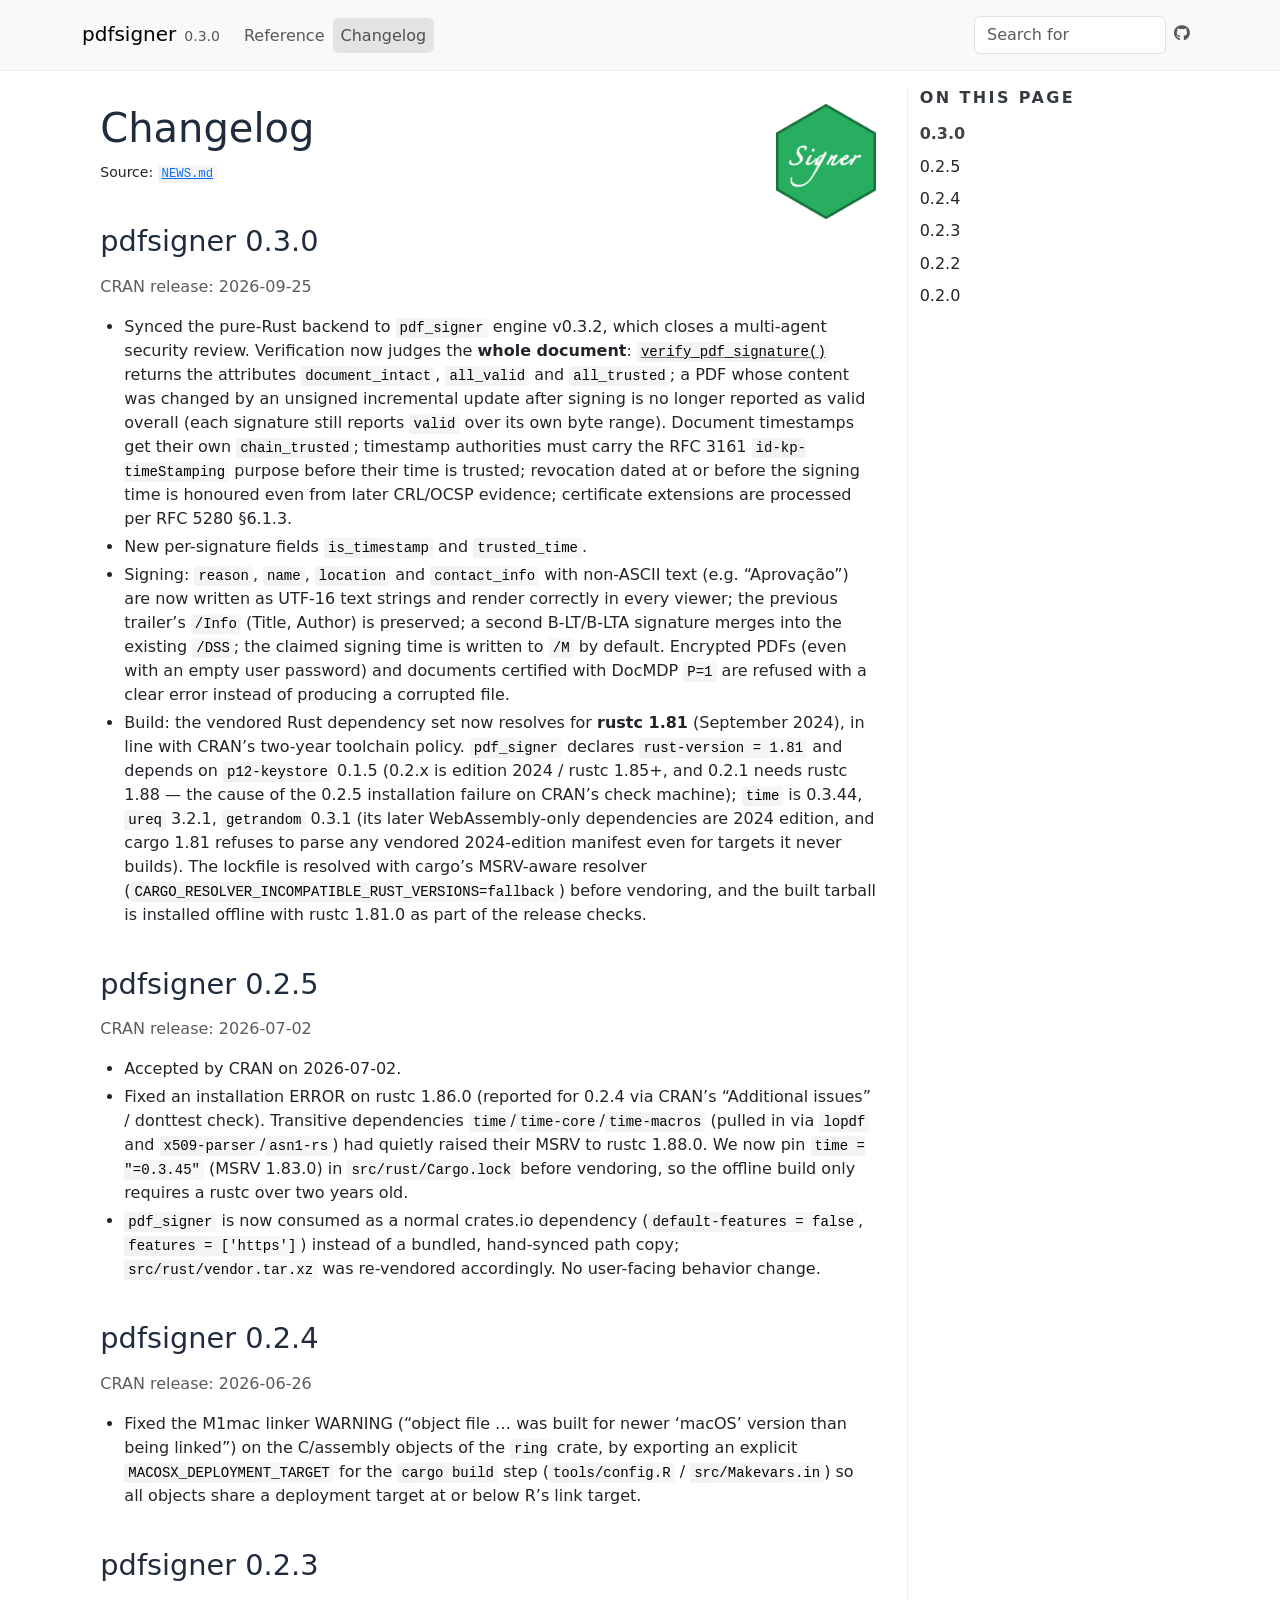
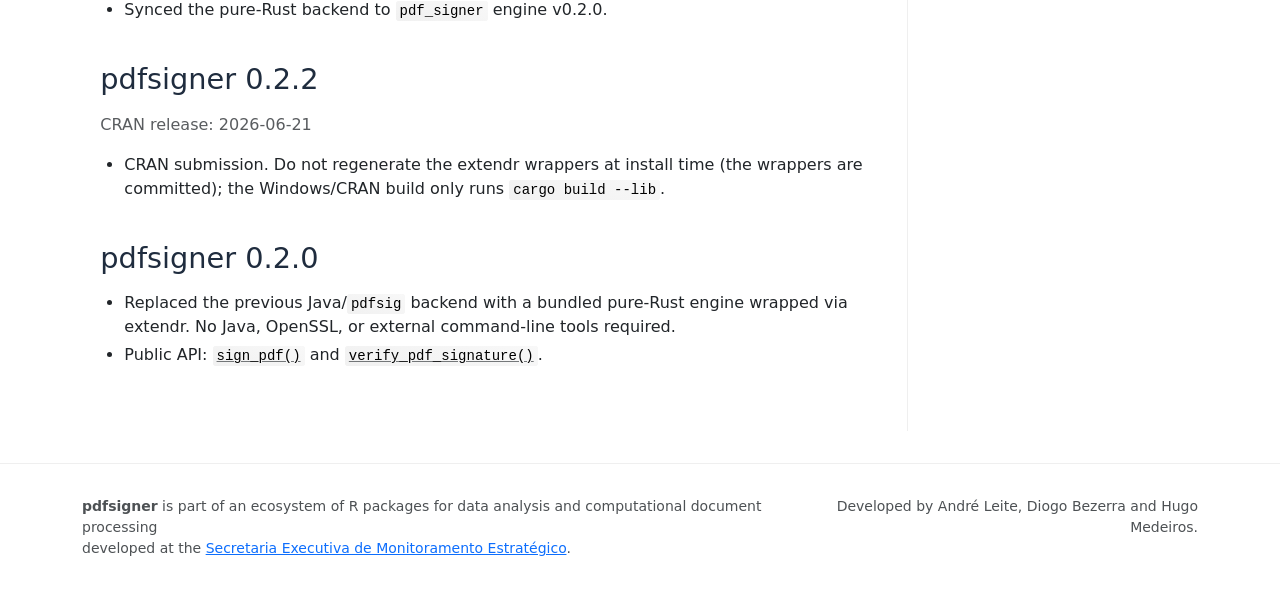
<file: news/index.html>
<!DOCTYPE html>
<!-- Generated by pkgdown: do not edit by hand --><html lang="en"><head><meta charset="UTF-8"><meta http-equiv="X-UA-Compatible" content="IE=edge"><meta name="viewport" content="width=device-width, initial-scale=1, shrink-to-fit=no"><title>Changelog • pdfsigner</title><!-- favicons --><link rel="icon" type="image/png" sizes="96x96" href="../favicon-96x96.png"><link rel="icon" type="”image/svg+xml”" href="../favicon.svg"><link rel="apple-touch-icon" sizes="180x180" href="../apple-touch-icon.png"><link rel="icon" sizes="any" href="../favicon.ico"><link rel="manifest" href="../site.webmanifest"><script src="../lightswitch.js"></script><script src="../deps/jquery-3.6.0/jquery-3.6.0.min.js"></script><meta name="viewport" content="width=device-width, initial-scale=1, shrink-to-fit=no"><link href="../deps/bootstrap-5.3.8/bootstrap.min.css" rel="stylesheet"><script src="../deps/bootstrap-5.3.8/bootstrap.bundle.min.js"></script><link href="../deps/font-awesome-6.5.2/css/all.min.css" rel="stylesheet"><link href="../deps/font-awesome-6.5.2/css/v4-shims.min.css" rel="stylesheet"><script src="../deps/headroom-0.11.0/headroom.min.js"></script><script src="../deps/headroom-0.11.0/jQuery.headroom.min.js"></script><script src="../deps/bootstrap-toc-1.0.1/bootstrap-toc.min.js"></script><script src="../deps/clipboard.js-2.0.11/clipboard.min.js"></script><script src="../deps/search-1.0.0/autocomplete.jquery.min.js"></script><script src="../deps/search-1.0.0/fuse.min.js"></script><script src="../deps/search-1.0.0/mark.min.js"></script><!-- pkgdown --><script src="../pkgdown.js"></script><meta property="og:title" content="Changelog"><meta property="og:image" content="https://strategicprojects.github.io/pdfsigner/logo.png"></head><body>
    <a href="#container" class="visually-hidden-focusable">Skip to content</a>


    <nav class="navbar navbar-expand-lg fixed-top " aria-label="Site navigation"><div class="container">

    <a class="navbar-brand me-2" href="../index.html">pdfsigner</a>

    <small class="nav-text text-muted me-auto" data-bs-toggle="tooltip" data-bs-placement="bottom" title="Released version">0.3.0</small>


    <button class="navbar-toggler" type="button" data-bs-toggle="collapse" data-bs-target="#navbar" aria-controls="navbar" aria-expanded="false" aria-label="Toggle navigation">
      <span class="navbar-toggler-icon"></span>
    </button>

    <div id="navbar" class="collapse navbar-collapse ms-3">
      <ul class="navbar-nav me-auto"><li class="nav-item"><a class="nav-link" href="../reference/index.html">Reference</a></li>
<li class="active nav-item"><a class="nav-link" href="../news/index.html">Changelog</a></li>
      </ul><ul class="navbar-nav"><li class="nav-item"><form class="form-inline" role="search">
 <input class="form-control" type="search" name="search-input" id="search-input" autocomplete="off" aria-label="Search site" placeholder="Search for" data-search-index="../search.json"></form></li>
<li class="nav-item"><a class="external-link nav-link" href="https://github.com/StrategicProjects/pdfsigner" aria-label="Github"><span class="fa fa-github"></span></a></li>
      </ul></div>


  </div>
</nav><div class="container template-news" id="container">
<div class="row">
  <main id="main" class="col-md-9"><div class="page-header">
      <img src="../logo.png" class="logo" alt=""><h1>Changelog</h1>
      <small>Source: <a href="https://github.com/StrategicProjects/pdfsigner/blob/main/NEWS.md" class="external-link"><code>NEWS.md</code></a></small>
    </div>

    <div class="section level2">
<h2 class="pkg-version" data-toc-text="0.3.0" id="pdfsigner-030">pdfsigner 0.3.0<a class="anchor" aria-label="anchor" href="#pdfsigner-030"></a></h2><p class="text-muted">CRAN release: 2026-09-25</p>
<ul><li>Synced the pure-Rust backend to <code>pdf_signer</code> engine v0.3.2, which closes a multi-agent security review. Verification now judges the <strong>whole document</strong>: <code><a href="../reference/verify_pdf_signature.html">verify_pdf_signature()</a></code> returns the attributes <code>document_intact</code>, <code>all_valid</code> and <code>all_trusted</code>; a PDF whose content was changed by an unsigned incremental update after signing is no longer reported as valid overall (each signature still reports <code>valid</code> over its own byte range). Document timestamps get their own <code>chain_trusted</code>; timestamp authorities must carry the RFC 3161 <code>id-kp-timeStamping</code> purpose before their time is trusted; revocation dated at or before the signing time is honoured even from later CRL/OCSP evidence; certificate extensions are processed per RFC 5280 §6.1.3.</li>
<li>New per-signature fields <code>is_timestamp</code> and <code>trusted_time</code>.</li>
<li>Signing: <code>reason</code>, <code>name</code>, <code>location</code> and <code>contact_info</code> with non-ASCII text (e.g. “Aprovação”) are now written as UTF-16 text strings and render correctly in every viewer; the previous trailer’s <code>/Info</code> (Title, Author) is preserved; a second B-LT/B-LTA signature merges into the existing <code>/DSS</code>; the claimed signing time is written to <code>/M</code> by default. Encrypted PDFs (even with an empty user password) and documents certified with DocMDP <code>P=1</code> are refused with a clear error instead of producing a corrupted file.</li>
<li>Build: the vendored Rust dependency set now resolves for <strong>rustc 1.81</strong> (September 2024), in line with CRAN’s two-year toolchain policy. <code>pdf_signer</code> declares <code>rust-version = 1.81</code> and depends on <code>p12-keystore</code> 0.1.5 (0.2.x is edition 2024 / rustc 1.85+, and 0.2.1 needs rustc 1.88 — the cause of the 0.2.5 installation failure on CRAN’s check machine); <code>time</code> is 0.3.44, <code>ureq</code> 3.2.1, <code>getrandom</code> 0.3.1 (its later WebAssembly-only dependencies are 2024 edition, and cargo 1.81 refuses to parse any vendored 2024-edition manifest even for targets it never builds). The lockfile is resolved with cargo’s MSRV-aware resolver (<code>CARGO_RESOLVER_INCOMPATIBLE_RUST_VERSIONS=fallback</code>) before vendoring, and the built tarball is installed offline with rustc 1.81.0 as part of the release checks.</li>
</ul></div>
    <div class="section level2">
<h2 class="pkg-version" data-toc-text="0.2.5" id="pdfsigner-025">pdfsigner 0.2.5<a class="anchor" aria-label="anchor" href="#pdfsigner-025"></a></h2><p class="text-muted">CRAN release: 2026-07-02</p>
<ul><li>Accepted by CRAN on 2026-07-02.</li>
<li>Fixed an installation ERROR on rustc 1.86.0 (reported for 0.2.4 via CRAN’s “Additional issues” / donttest check). Transitive dependencies <code>time</code>/<code>time-core</code>/<code>time-macros</code> (pulled in via <code>lopdf</code> and <code>x509-parser</code>/<code>asn1-rs</code>) had quietly raised their MSRV to rustc 1.88.0. We now pin <code>time = "=0.3.45"</code> (MSRV 1.83.0) in <code>src/rust/Cargo.lock</code> before vendoring, so the offline build only requires a rustc over two years old.</li>
<li>
<code>pdf_signer</code> is now consumed as a normal crates.io dependency (<code>default-features = false</code>, <code>features = ['https']</code>) instead of a bundled, hand-synced path copy; <code>src/rust/vendor.tar.xz</code> was re-vendored accordingly. No user-facing behavior change.</li>
</ul></div>
    <div class="section level2">
<h2 class="pkg-version" data-toc-text="0.2.4" id="pdfsigner-024">pdfsigner 0.2.4<a class="anchor" aria-label="anchor" href="#pdfsigner-024"></a></h2><p class="text-muted">CRAN release: 2026-06-26</p>
<ul><li>Fixed the M1mac linker WARNING (“object file … was built for newer ‘macOS’ version than being linked”) on the C/assembly objects of the <code>ring</code> crate, by exporting an explicit <code>MACOSX_DEPLOYMENT_TARGET</code> for the <code>cargo build</code> step (<code>tools/config.R</code> / <code>src/Makevars.in</code>) so all objects share a deployment target at or below R’s link target.</li>
</ul></div>
    <div class="section level2">
<h2 class="pkg-version" data-toc-text="0.2.3" id="pdfsigner-023">pdfsigner 0.2.3<a class="anchor" aria-label="anchor" href="#pdfsigner-023"></a></h2>
<ul><li>Synced the pure-Rust backend to <code>pdf_signer</code> engine v0.2.0.</li>
</ul></div>
    <div class="section level2">
<h2 class="pkg-version" data-toc-text="0.2.2" id="pdfsigner-022">pdfsigner 0.2.2<a class="anchor" aria-label="anchor" href="#pdfsigner-022"></a></h2><p class="text-muted">CRAN release: 2026-06-21</p>
<ul><li>CRAN submission. Do not regenerate the extendr wrappers at install time (the wrappers are committed); the Windows/CRAN build only runs <code>cargo build --lib</code>.</li>
</ul></div>
    <div class="section level2">
<h2 class="pkg-version" data-toc-text="0.2.0" id="pdfsigner-020">pdfsigner 0.2.0<a class="anchor" aria-label="anchor" href="#pdfsigner-020"></a></h2>
<ul><li>Replaced the previous Java/<code>pdfsig</code> backend with a bundled pure-Rust engine wrapped via extendr. No Java, OpenSSL, or external command-line tools required.</li>
<li>Public API: <code><a href="../reference/sign_pdf.html">sign_pdf()</a></code> and <code><a href="../reference/verify_pdf_signature.html">verify_pdf_signature()</a></code>.</li>
</ul></div>
  </main><aside class="col-md-3"><nav id="toc" aria-label="Table of contents"><h2>On this page</h2>
    </nav></aside></div>


   </div>
  <footer><div class="container">
  <div class="pkgdown-footer-left">
  <p><strong>pdfsigner</strong> is part of an ecosystem of R packages for data analysis and computational document processing<br>developed at the <a href="https://monitoramento.sepe.pe.gov.br" class="external-link">Secretaria Executiva de Monitoramento Estratégico</a>.</p>
</div>

<div class="pkgdown-footer-right">
  <p>Developed by André Leite, Diogo Bezerra and Hugo Medeiros.</p>
</div>

  </div></footer></body></html>
</file>
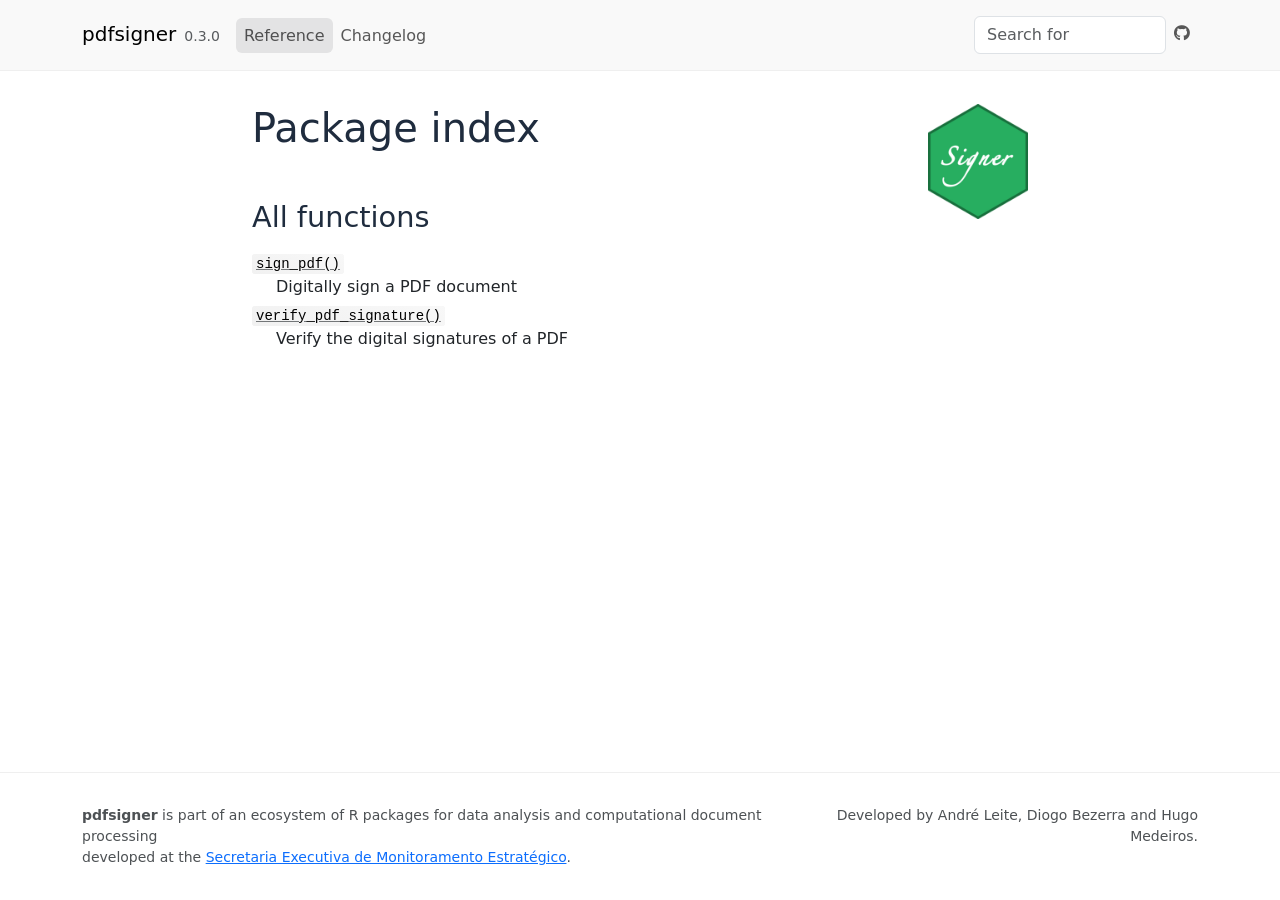
<file: reference/index.html>
<!DOCTYPE html>
<!-- Generated by pkgdown: do not edit by hand --><html lang="en"><head><meta charset="UTF-8"><meta http-equiv="X-UA-Compatible" content="IE=edge"><meta name="viewport" content="width=device-width, initial-scale=1, shrink-to-fit=no"><title>Package index • pdfsigner</title><!-- favicons --><link rel="icon" type="image/png" sizes="96x96" href="../favicon-96x96.png"><link rel="icon" type="”image/svg+xml”" href="../favicon.svg"><link rel="apple-touch-icon" sizes="180x180" href="../apple-touch-icon.png"><link rel="icon" sizes="any" href="../favicon.ico"><link rel="manifest" href="../site.webmanifest"><script src="../lightswitch.js"></script><script src="../deps/jquery-3.6.0/jquery-3.6.0.min.js"></script><meta name="viewport" content="width=device-width, initial-scale=1, shrink-to-fit=no"><link href="../deps/bootstrap-5.3.8/bootstrap.min.css" rel="stylesheet"><script src="../deps/bootstrap-5.3.8/bootstrap.bundle.min.js"></script><link href="../deps/font-awesome-6.5.2/css/all.min.css" rel="stylesheet"><link href="../deps/font-awesome-6.5.2/css/v4-shims.min.css" rel="stylesheet"><script src="../deps/headroom-0.11.0/headroom.min.js"></script><script src="../deps/headroom-0.11.0/jQuery.headroom.min.js"></script><script src="../deps/bootstrap-toc-1.0.1/bootstrap-toc.min.js"></script><script src="../deps/clipboard.js-2.0.11/clipboard.min.js"></script><script src="../deps/search-1.0.0/autocomplete.jquery.min.js"></script><script src="../deps/search-1.0.0/fuse.min.js"></script><script src="../deps/search-1.0.0/mark.min.js"></script><!-- pkgdown --><script src="../pkgdown.js"></script><meta property="og:title" content="Package index"><meta property="og:image" content="https://strategicprojects.github.io/pdfsigner/logo.png"></head><body>
    <a href="#container" class="visually-hidden-focusable">Skip to content</a>


    <nav class="navbar navbar-expand-lg fixed-top " aria-label="Site navigation"><div class="container">

    <a class="navbar-brand me-2" href="../index.html">pdfsigner</a>

    <small class="nav-text text-muted me-auto" data-bs-toggle="tooltip" data-bs-placement="bottom" title="Released version">0.3.0</small>


    <button class="navbar-toggler" type="button" data-bs-toggle="collapse" data-bs-target="#navbar" aria-controls="navbar" aria-expanded="false" aria-label="Toggle navigation">
      <span class="navbar-toggler-icon"></span>
    </button>

    <div id="navbar" class="collapse navbar-collapse ms-3">
      <ul class="navbar-nav me-auto"><li class="active nav-item"><a class="nav-link" href="../reference/index.html">Reference</a></li>
<li class="nav-item"><a class="nav-link" href="../news/index.html">Changelog</a></li>
      </ul><ul class="navbar-nav"><li class="nav-item"><form class="form-inline" role="search">
 <input class="form-control" type="search" name="search-input" id="search-input" autocomplete="off" aria-label="Search site" placeholder="Search for" data-search-index="../search.json"></form></li>
<li class="nav-item"><a class="external-link nav-link" href="https://github.com/StrategicProjects/pdfsigner" aria-label="Github"><span class="fa fa-github"></span></a></li>
      </ul></div>


  </div>
</nav><div class="container template-reference-index" id="container">
<div class="row">
  <main id="main" class="col-md-9"><div class="page-header">
      <img src="../logo.png" class="logo" alt=""><h1>Package index</h1>
    </div>

    <div class="section level2">
      <h2 id="all-functions">All functions<a class="anchor" aria-label="anchor" href="#all-functions"></a></h2>



      <dl></dl></div><div class="section level2">




      <dl><dt>

          <code><a href="sign_pdf.html">sign_pdf()</a></code>

        </dt>
        <dd>Digitally sign a PDF document</dd>

        <dt>

          <code><a href="verify_pdf_signature.html">verify_pdf_signature()</a></code>

        </dt>
        <dd>Verify the digital signatures of a PDF</dd>
      </dl></div>
  </main></div>


   </div>
  <footer><div class="container">
  <div class="pkgdown-footer-left">
  <p><strong>pdfsigner</strong> is part of an ecosystem of R packages for data analysis and computational document processing<br>developed at the <a href="https://monitoramento.sepe.pe.gov.br" class="external-link">Secretaria Executiva de Monitoramento Estratégico</a>.</p>
</div>

<div class="pkgdown-footer-right">
  <p>Developed by André Leite, Diogo Bezerra and Hugo Medeiros.</p>
</div>

  </div></footer></body></html>
</file>
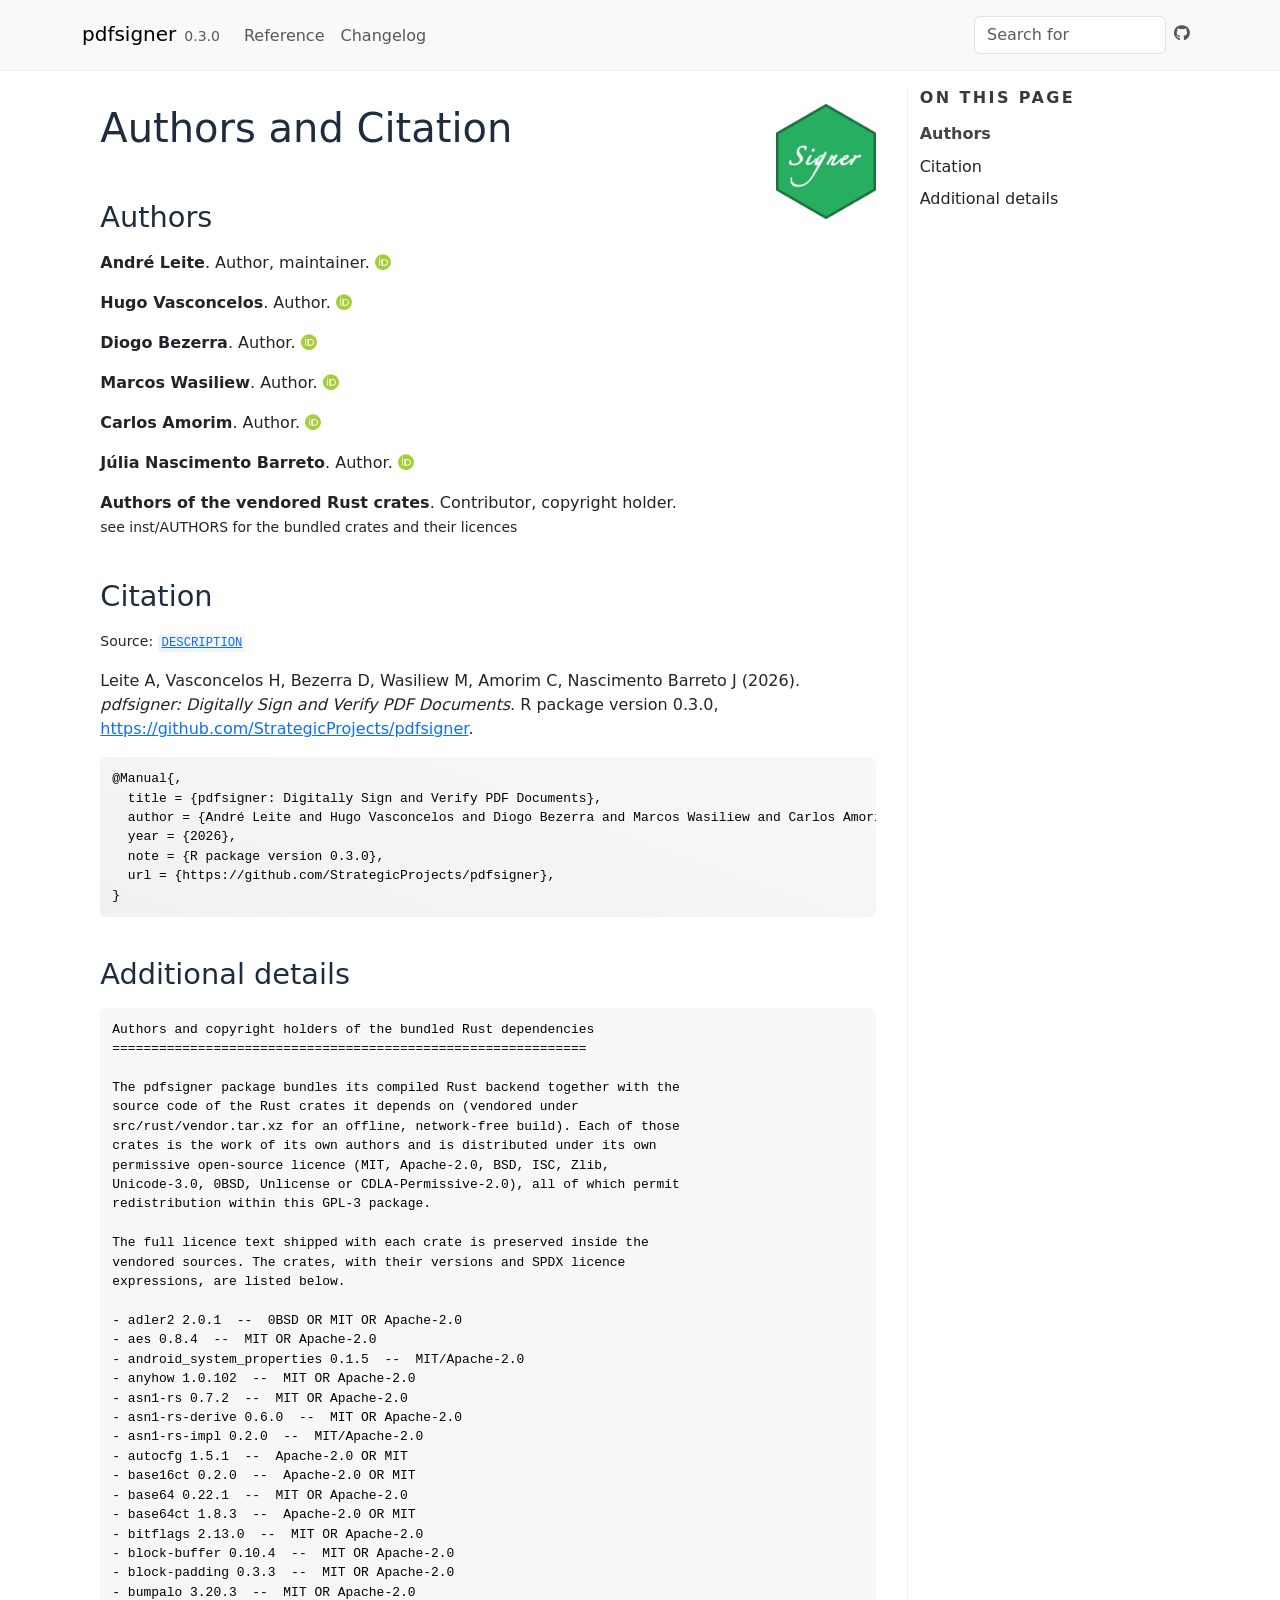
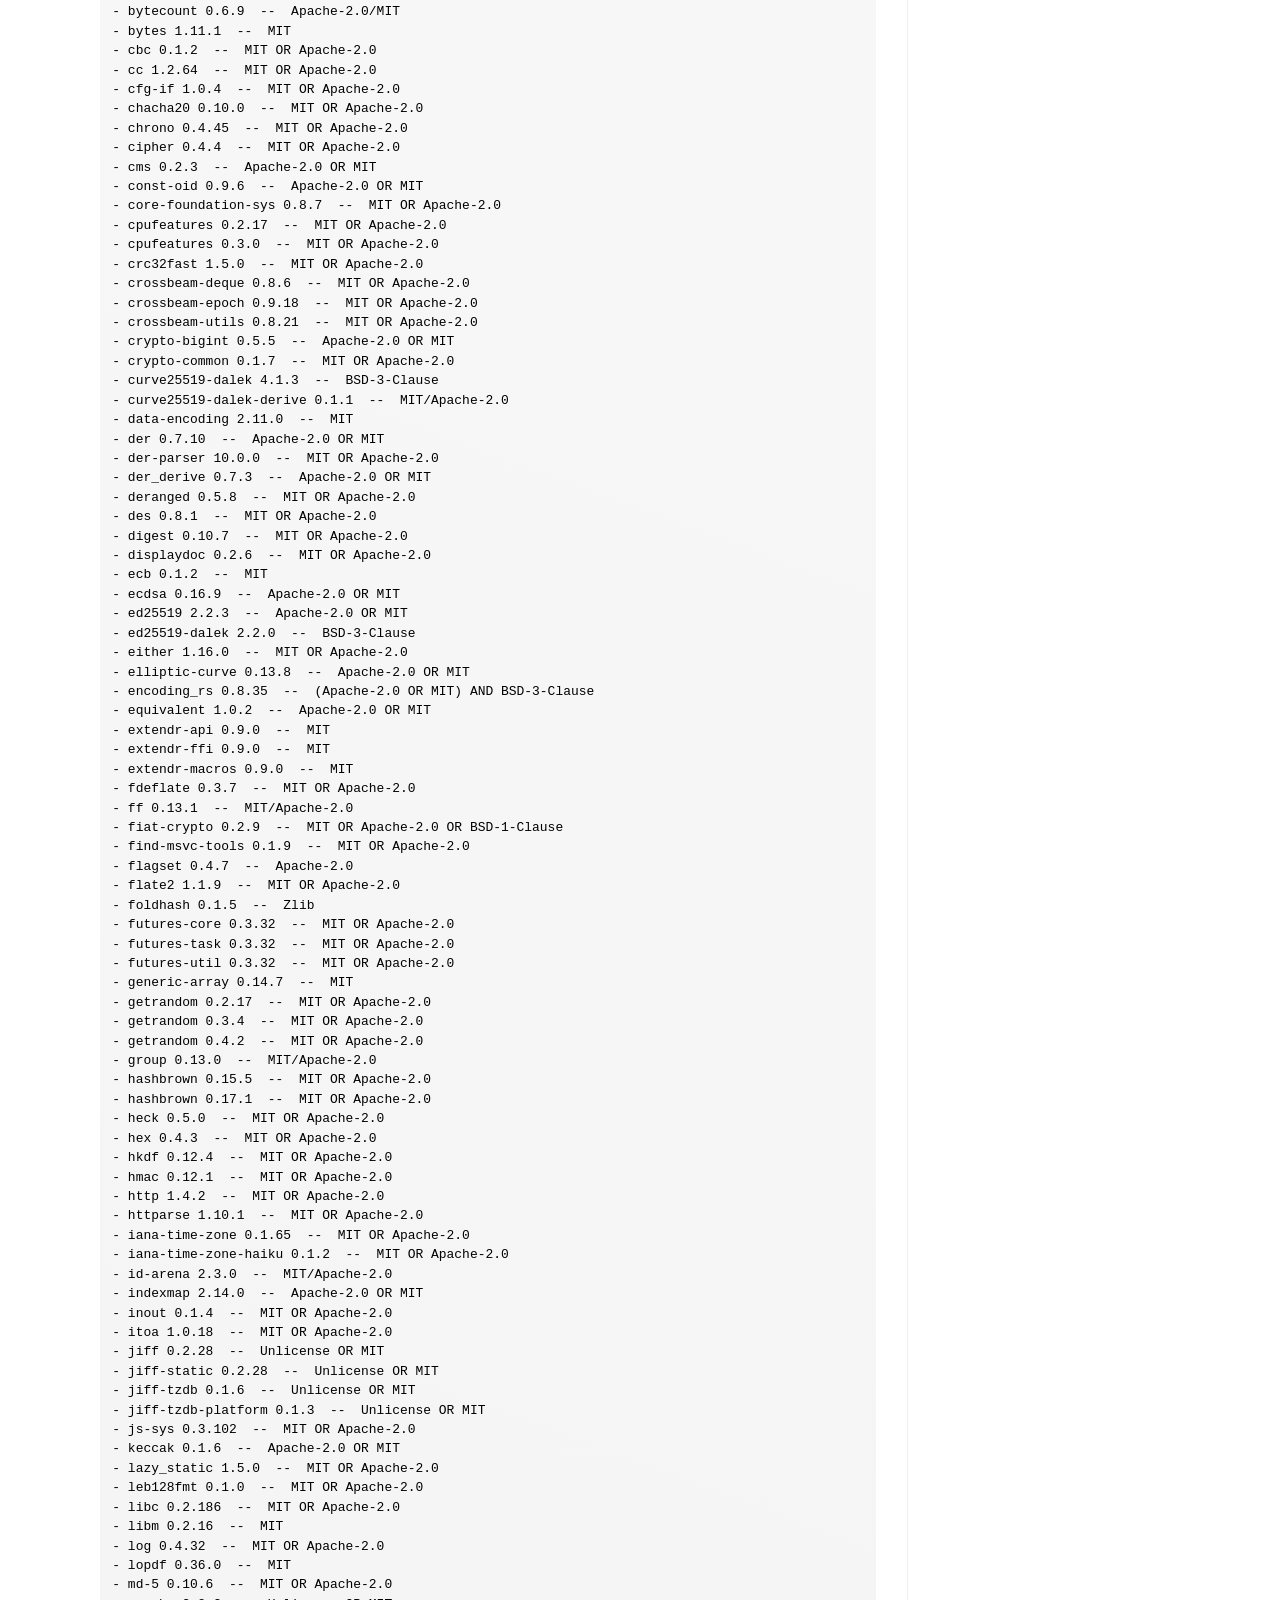
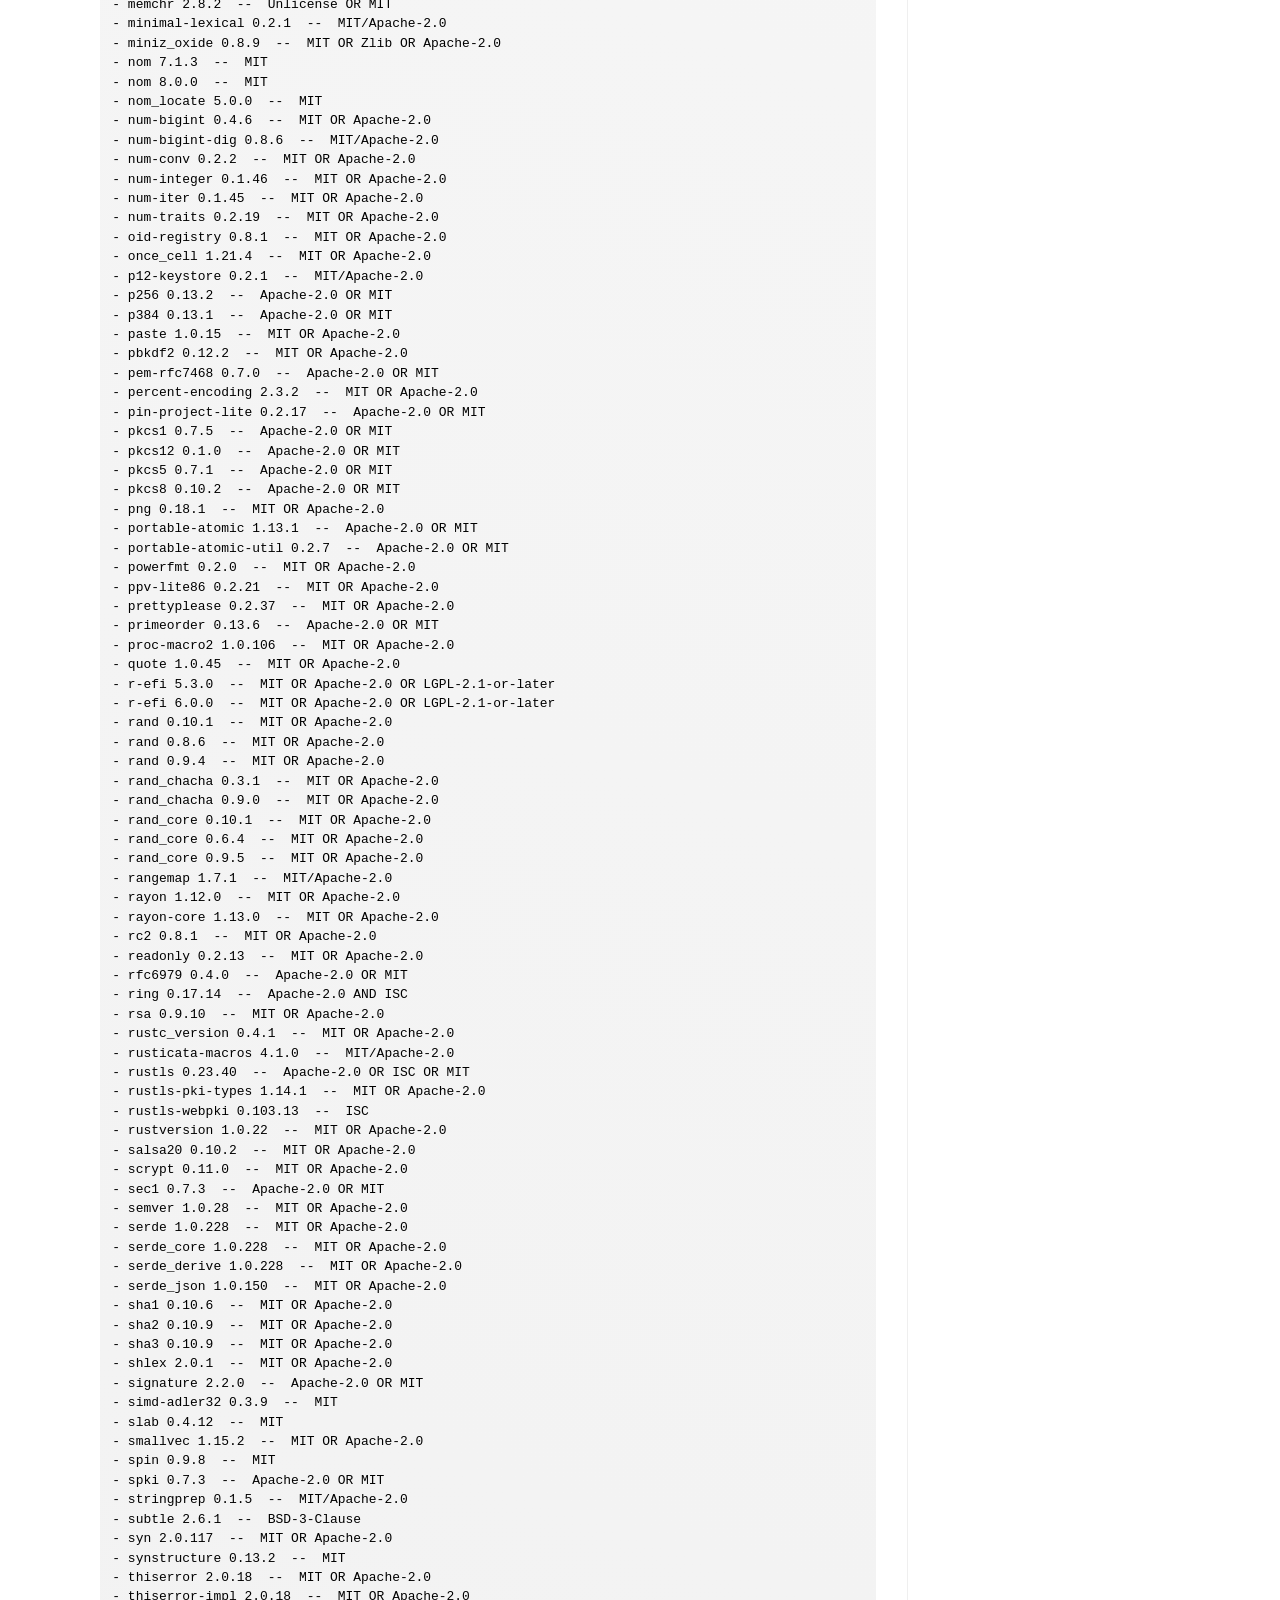
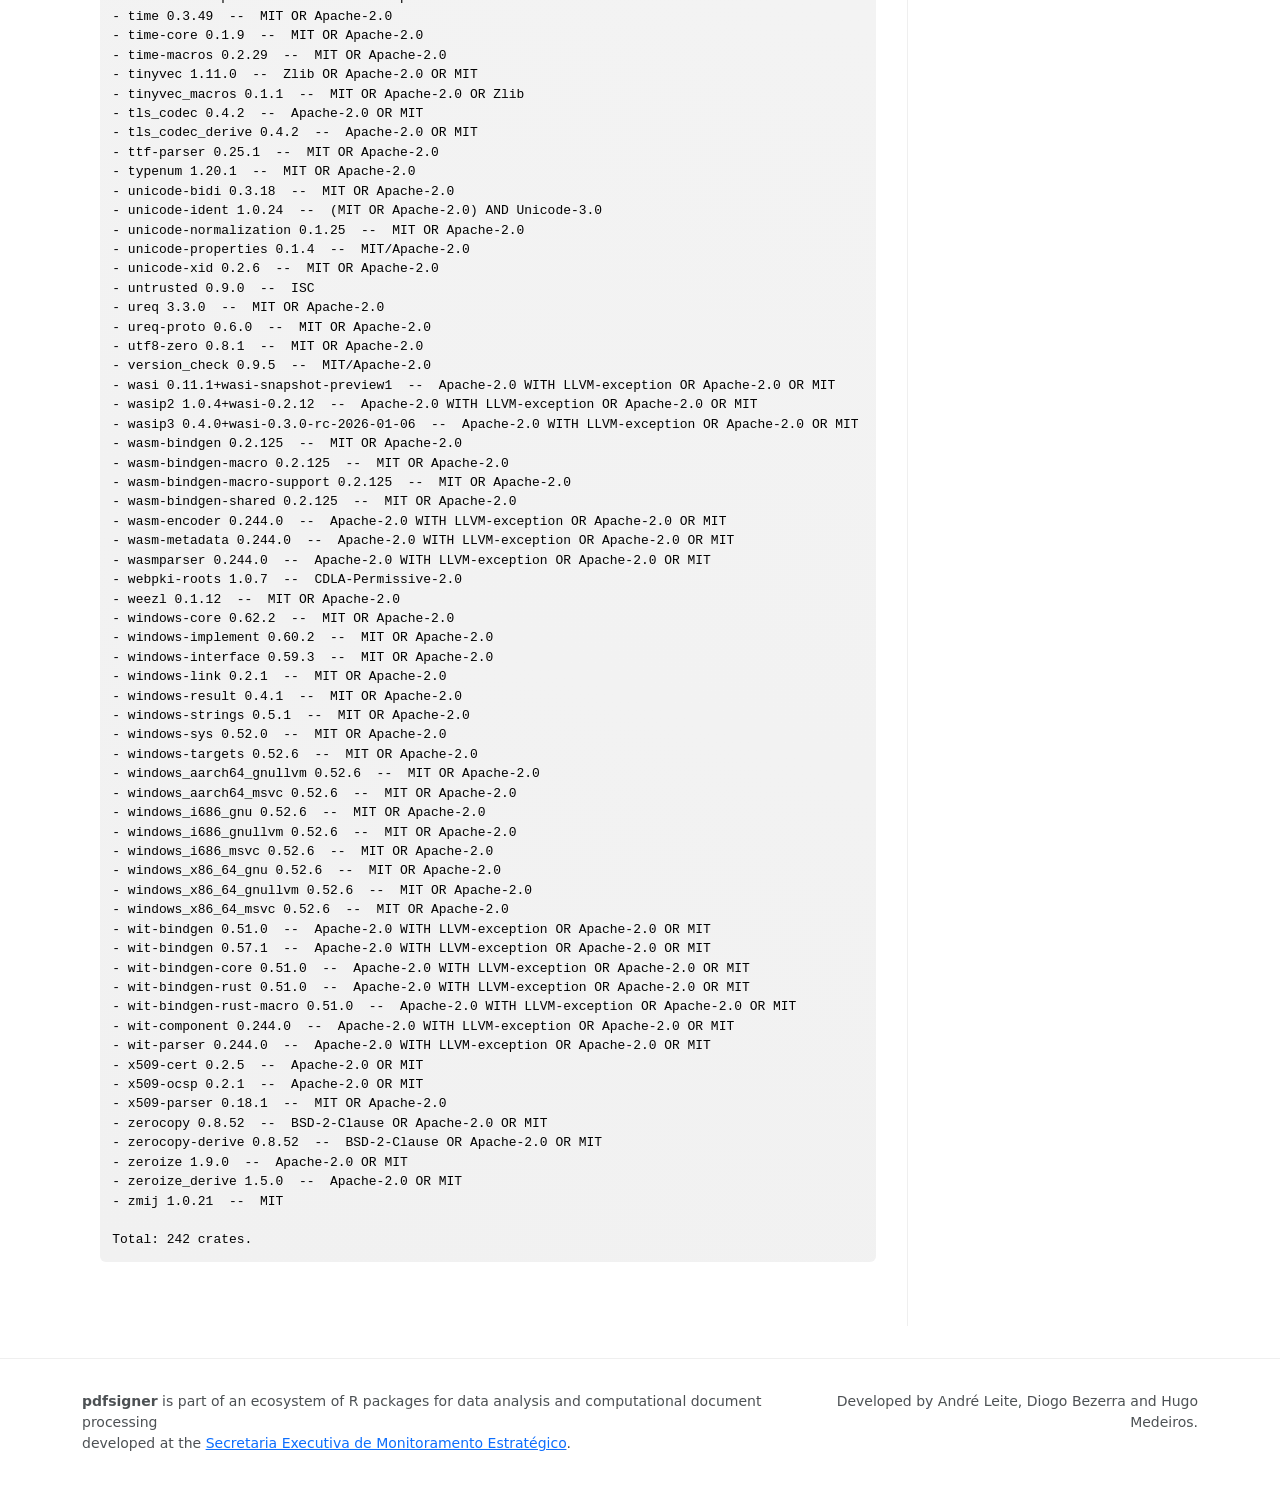
<file: authors.html>
<!DOCTYPE html>
<!-- Generated by pkgdown: do not edit by hand --><html lang="en"><head><meta charset="UTF-8"><meta http-equiv="X-UA-Compatible" content="IE=edge"><meta name="viewport" content="width=device-width, initial-scale=1, shrink-to-fit=no"><title>Authors and Citation • pdfsigner</title><!-- favicons --><link rel="icon" type="image/png" sizes="96x96" href="favicon-96x96.png"><link rel="icon" type="”image/svg+xml”" href="favicon.svg"><link rel="apple-touch-icon" sizes="180x180" href="apple-touch-icon.png"><link rel="icon" sizes="any" href="favicon.ico"><link rel="manifest" href="site.webmanifest"><script src="lightswitch.js"></script><script src="deps/jquery-3.6.0/jquery-3.6.0.min.js"></script><meta name="viewport" content="width=device-width, initial-scale=1, shrink-to-fit=no"><link href="deps/bootstrap-5.3.8/bootstrap.min.css" rel="stylesheet"><script src="deps/bootstrap-5.3.8/bootstrap.bundle.min.js"></script><link href="deps/font-awesome-6.5.2/css/all.min.css" rel="stylesheet"><link href="deps/font-awesome-6.5.2/css/v4-shims.min.css" rel="stylesheet"><script src="deps/headroom-0.11.0/headroom.min.js"></script><script src="deps/headroom-0.11.0/jQuery.headroom.min.js"></script><script src="deps/bootstrap-toc-1.0.1/bootstrap-toc.min.js"></script><script src="deps/clipboard.js-2.0.11/clipboard.min.js"></script><script src="deps/search-1.0.0/autocomplete.jquery.min.js"></script><script src="deps/search-1.0.0/fuse.min.js"></script><script src="deps/search-1.0.0/mark.min.js"></script><!-- pkgdown --><script src="pkgdown.js"></script><meta property="og:title" content="Authors and Citation"><meta property="og:image" content="https://strategicprojects.github.io/pdfsigner/logo.png"></head><body>
    <a href="#container" class="visually-hidden-focusable">Skip to content</a>


    <nav class="navbar navbar-expand-lg fixed-top " aria-label="Site navigation"><div class="container">

    <a class="navbar-brand me-2" href="index.html">pdfsigner</a>

    <small class="nav-text text-muted me-auto" data-bs-toggle="tooltip" data-bs-placement="bottom" title="Released version">0.3.0</small>


    <button class="navbar-toggler" type="button" data-bs-toggle="collapse" data-bs-target="#navbar" aria-controls="navbar" aria-expanded="false" aria-label="Toggle navigation">
      <span class="navbar-toggler-icon"></span>
    </button>

    <div id="navbar" class="collapse navbar-collapse ms-3">
      <ul class="navbar-nav me-auto"><li class="nav-item"><a class="nav-link" href="reference/index.html">Reference</a></li>
<li class="nav-item"><a class="nav-link" href="news/index.html">Changelog</a></li>
      </ul><ul class="navbar-nav"><li class="nav-item"><form class="form-inline" role="search">
 <input class="form-control" type="search" name="search-input" id="search-input" autocomplete="off" aria-label="Search site" placeholder="Search for" data-search-index="search.json"></form></li>
<li class="nav-item"><a class="external-link nav-link" href="https://github.com/StrategicProjects/pdfsigner" aria-label="Github"><span class="fa fa-github"></span></a></li>
      </ul></div>


  </div>
</nav><div class="container template-citation-authors" id="container">
<div class="row">
  <main id="main" class="col-md-9"><div class="page-header">
      <img src="logo.png" class="logo" alt=""><h1>Authors and Citation</h1>
    </div>

    <div class="section level2">
      <h2>Authors</h2>

      <ul class="list-unstyled"><li>
          <p><strong>André Leite</strong>. Author, maintainer. <a href="https://orcid.org/0000-0002-4718-9766" target="orcid.widget" aria-label="ORCID" class="external-link"><span class="fab fa-orcid orcid" aria-hidden="true"></span></a>
          </p>
        </li>
        <li>
          <p><strong>Hugo Vasconcelos</strong>. Author. <a href="https://orcid.org/0000-0001-6249-0920" target="orcid.widget" aria-label="ORCID" class="external-link"><span class="fab fa-orcid orcid" aria-hidden="true"></span></a>
          </p>
        </li>
        <li>
          <p><strong>Diogo Bezerra</strong>. Author. <a href="https://orcid.org/0000-0002-1216-8674" target="orcid.widget" aria-label="ORCID" class="external-link"><span class="fab fa-orcid orcid" aria-hidden="true"></span></a>
          </p>
        </li>
        <li>
          <p><strong>Marcos Wasiliew</strong>. Author. <a href="https://orcid.org/0009-0004-4694-3159" target="orcid.widget" aria-label="ORCID" class="external-link"><span class="fab fa-orcid orcid" aria-hidden="true"></span></a>
          </p>
        </li>
        <li>
          <p><strong>Carlos Amorim</strong>. Author. <a href="https://orcid.org/0000-0001-6315-8305" target="orcid.widget" aria-label="ORCID" class="external-link"><span class="fab fa-orcid orcid" aria-hidden="true"></span></a>
          </p>
        </li>
        <li>
          <p><strong>Júlia Nascimento Barreto</strong>. Author. <a href="https://orcid.org/0009-0004-2851-7770" target="orcid.widget" aria-label="ORCID" class="external-link"><span class="fab fa-orcid orcid" aria-hidden="true"></span></a>
          </p>
        </li>
        <li>
          <p><strong>Authors of the vendored Rust crates</strong>. Contributor, copyright holder.
          <br><small>see inst/AUTHORS for the bundled crates and their licences</small></p>
        </li>
      </ul></div>

    <div class="section level2">
      <h2 id="citation">Citation</h2>
      <p><small class="dont-index">Source: <a href="https://github.com/StrategicProjects/pdfsigner/blob/main/DESCRIPTION" class="external-link"><code>DESCRIPTION</code></a></small></p>

      <p>Leite A, Vasconcelos H, Bezerra D, Wasiliew M, Amorim C, Nascimento Barreto J (2026).
<em>pdfsigner: Digitally Sign and Verify PDF Documents</em>.
R package version 0.3.0, <a href="https://github.com/StrategicProjects/pdfsigner" class="external-link">https://github.com/StrategicProjects/pdfsigner</a>.
</p>
      <pre>@Manual{,
  title = {pdfsigner: Digitally Sign and Verify PDF Documents},
  author = {André Leite and Hugo Vasconcelos and Diogo Bezerra and Marcos Wasiliew and Carlos Amorim and Júlia {Nascimento Barreto}},
  year = {2026},
  note = {R package version 0.3.0},
  url = {https://github.com/StrategicProjects/pdfsigner},
}</pre>
    </div>

    <div class="section level2">
      <h2>Additional details</h2>
      <pre>Authors and copyright holders of the bundled Rust dependencies
=============================================================

The pdfsigner package bundles its compiled Rust backend together with the
source code of the Rust crates it depends on (vendored under
src/rust/vendor.tar.xz for an offline, network-free build). Each of those
crates is the work of its own authors and is distributed under its own
permissive open-source licence (MIT, Apache-2.0, BSD, ISC, Zlib,
Unicode-3.0, 0BSD, Unlicense or CDLA-Permissive-2.0), all of which permit
redistribution within this GPL-3 package.

The full licence text shipped with each crate is preserved inside the
vendored sources. The crates, with their versions and SPDX licence
expressions, are listed below.

- adler2 2.0.1  --  0BSD OR MIT OR Apache-2.0
- aes 0.8.4  --  MIT OR Apache-2.0
- android_system_properties 0.1.5  --  MIT/Apache-2.0
- anyhow 1.0.102  --  MIT OR Apache-2.0
- asn1-rs 0.7.2  --  MIT OR Apache-2.0
- asn1-rs-derive 0.6.0  --  MIT OR Apache-2.0
- asn1-rs-impl 0.2.0  --  MIT/Apache-2.0
- autocfg 1.5.1  --  Apache-2.0 OR MIT
- base16ct 0.2.0  --  Apache-2.0 OR MIT
- base64 0.22.1  --  MIT OR Apache-2.0
- base64ct 1.8.3  --  Apache-2.0 OR MIT
- bitflags 2.13.0  --  MIT OR Apache-2.0
- block-buffer 0.10.4  --  MIT OR Apache-2.0
- block-padding 0.3.3  --  MIT OR Apache-2.0
- bumpalo 3.20.3  --  MIT OR Apache-2.0
- bytecount 0.6.9  --  Apache-2.0/MIT
- bytes 1.11.1  --  MIT
- cbc 0.1.2  --  MIT OR Apache-2.0
- cc 1.2.64  --  MIT OR Apache-2.0
- cfg-if 1.0.4  --  MIT OR Apache-2.0
- chacha20 0.10.0  --  MIT OR Apache-2.0
- chrono 0.4.45  --  MIT OR Apache-2.0
- cipher 0.4.4  --  MIT OR Apache-2.0
- cms 0.2.3  --  Apache-2.0 OR MIT
- const-oid 0.9.6  --  Apache-2.0 OR MIT
- core-foundation-sys 0.8.7  --  MIT OR Apache-2.0
- cpufeatures 0.2.17  --  MIT OR Apache-2.0
- cpufeatures 0.3.0  --  MIT OR Apache-2.0
- crc32fast 1.5.0  --  MIT OR Apache-2.0
- crossbeam-deque 0.8.6  --  MIT OR Apache-2.0
- crossbeam-epoch 0.9.18  --  MIT OR Apache-2.0
- crossbeam-utils 0.8.21  --  MIT OR Apache-2.0
- crypto-bigint 0.5.5  --  Apache-2.0 OR MIT
- crypto-common 0.1.7  --  MIT OR Apache-2.0
- curve25519-dalek 4.1.3  --  BSD-3-Clause
- curve25519-dalek-derive 0.1.1  --  MIT/Apache-2.0
- data-encoding 2.11.0  --  MIT
- der 0.7.10  --  Apache-2.0 OR MIT
- der-parser 10.0.0  --  MIT OR Apache-2.0
- der_derive 0.7.3  --  Apache-2.0 OR MIT
- deranged 0.5.8  --  MIT OR Apache-2.0
- des 0.8.1  --  MIT OR Apache-2.0
- digest 0.10.7  --  MIT OR Apache-2.0
- displaydoc 0.2.6  --  MIT OR Apache-2.0
- ecb 0.1.2  --  MIT
- ecdsa 0.16.9  --  Apache-2.0 OR MIT
- ed25519 2.2.3  --  Apache-2.0 OR MIT
- ed25519-dalek 2.2.0  --  BSD-3-Clause
- either 1.16.0  --  MIT OR Apache-2.0
- elliptic-curve 0.13.8  --  Apache-2.0 OR MIT
- encoding_rs 0.8.35  --  (Apache-2.0 OR MIT) AND BSD-3-Clause
- equivalent 1.0.2  --  Apache-2.0 OR MIT
- extendr-api 0.9.0  --  MIT
- extendr-ffi 0.9.0  --  MIT
- extendr-macros 0.9.0  --  MIT
- fdeflate 0.3.7  --  MIT OR Apache-2.0
- ff 0.13.1  --  MIT/Apache-2.0
- fiat-crypto 0.2.9  --  MIT OR Apache-2.0 OR BSD-1-Clause
- find-msvc-tools 0.1.9  --  MIT OR Apache-2.0
- flagset 0.4.7  --  Apache-2.0
- flate2 1.1.9  --  MIT OR Apache-2.0
- foldhash 0.1.5  --  Zlib
- futures-core 0.3.32  --  MIT OR Apache-2.0
- futures-task 0.3.32  --  MIT OR Apache-2.0
- futures-util 0.3.32  --  MIT OR Apache-2.0
- generic-array 0.14.7  --  MIT
- getrandom 0.2.17  --  MIT OR Apache-2.0
- getrandom 0.3.4  --  MIT OR Apache-2.0
- getrandom 0.4.2  --  MIT OR Apache-2.0
- group 0.13.0  --  MIT/Apache-2.0
- hashbrown 0.15.5  --  MIT OR Apache-2.0
- hashbrown 0.17.1  --  MIT OR Apache-2.0
- heck 0.5.0  --  MIT OR Apache-2.0
- hex 0.4.3  --  MIT OR Apache-2.0
- hkdf 0.12.4  --  MIT OR Apache-2.0
- hmac 0.12.1  --  MIT OR Apache-2.0
- http 1.4.2  --  MIT OR Apache-2.0
- httparse 1.10.1  --  MIT OR Apache-2.0
- iana-time-zone 0.1.65  --  MIT OR Apache-2.0
- iana-time-zone-haiku 0.1.2  --  MIT OR Apache-2.0
- id-arena 2.3.0  --  MIT/Apache-2.0
- indexmap 2.14.0  --  Apache-2.0 OR MIT
- inout 0.1.4  --  MIT OR Apache-2.0
- itoa 1.0.18  --  MIT OR Apache-2.0
- jiff 0.2.28  --  Unlicense OR MIT
- jiff-static 0.2.28  --  Unlicense OR MIT
- jiff-tzdb 0.1.6  --  Unlicense OR MIT
- jiff-tzdb-platform 0.1.3  --  Unlicense OR MIT
- js-sys 0.3.102  --  MIT OR Apache-2.0
- keccak 0.1.6  --  Apache-2.0 OR MIT
- lazy_static 1.5.0  --  MIT OR Apache-2.0
- leb128fmt 0.1.0  --  MIT OR Apache-2.0
- libc 0.2.186  --  MIT OR Apache-2.0
- libm 0.2.16  --  MIT
- log 0.4.32  --  MIT OR Apache-2.0
- lopdf 0.36.0  --  MIT
- md-5 0.10.6  --  MIT OR Apache-2.0
- memchr 2.8.2  --  Unlicense OR MIT
- minimal-lexical 0.2.1  --  MIT/Apache-2.0
- miniz_oxide 0.8.9  --  MIT OR Zlib OR Apache-2.0
- nom 7.1.3  --  MIT
- nom 8.0.0  --  MIT
- nom_locate 5.0.0  --  MIT
- num-bigint 0.4.6  --  MIT OR Apache-2.0
- num-bigint-dig 0.8.6  --  MIT/Apache-2.0
- num-conv 0.2.2  --  MIT OR Apache-2.0
- num-integer 0.1.46  --  MIT OR Apache-2.0
- num-iter 0.1.45  --  MIT OR Apache-2.0
- num-traits 0.2.19  --  MIT OR Apache-2.0
- oid-registry 0.8.1  --  MIT OR Apache-2.0
- once_cell 1.21.4  --  MIT OR Apache-2.0
- p12-keystore 0.2.1  --  MIT/Apache-2.0
- p256 0.13.2  --  Apache-2.0 OR MIT
- p384 0.13.1  --  Apache-2.0 OR MIT
- paste 1.0.15  --  MIT OR Apache-2.0
- pbkdf2 0.12.2  --  MIT OR Apache-2.0
- pem-rfc7468 0.7.0  --  Apache-2.0 OR MIT
- percent-encoding 2.3.2  --  MIT OR Apache-2.0
- pin-project-lite 0.2.17  --  Apache-2.0 OR MIT
- pkcs1 0.7.5  --  Apache-2.0 OR MIT
- pkcs12 0.1.0  --  Apache-2.0 OR MIT
- pkcs5 0.7.1  --  Apache-2.0 OR MIT
- pkcs8 0.10.2  --  Apache-2.0 OR MIT
- png 0.18.1  --  MIT OR Apache-2.0
- portable-atomic 1.13.1  --  Apache-2.0 OR MIT
- portable-atomic-util 0.2.7  --  Apache-2.0 OR MIT
- powerfmt 0.2.0  --  MIT OR Apache-2.0
- ppv-lite86 0.2.21  --  MIT OR Apache-2.0
- prettyplease 0.2.37  --  MIT OR Apache-2.0
- primeorder 0.13.6  --  Apache-2.0 OR MIT
- proc-macro2 1.0.106  --  MIT OR Apache-2.0
- quote 1.0.45  --  MIT OR Apache-2.0
- r-efi 5.3.0  --  MIT OR Apache-2.0 OR LGPL-2.1-or-later
- r-efi 6.0.0  --  MIT OR Apache-2.0 OR LGPL-2.1-or-later
- rand 0.10.1  --  MIT OR Apache-2.0
- rand 0.8.6  --  MIT OR Apache-2.0
- rand 0.9.4  --  MIT OR Apache-2.0
- rand_chacha 0.3.1  --  MIT OR Apache-2.0
- rand_chacha 0.9.0  --  MIT OR Apache-2.0
- rand_core 0.10.1  --  MIT OR Apache-2.0
- rand_core 0.6.4  --  MIT OR Apache-2.0
- rand_core 0.9.5  --  MIT OR Apache-2.0
- rangemap 1.7.1  --  MIT/Apache-2.0
- rayon 1.12.0  --  MIT OR Apache-2.0
- rayon-core 1.13.0  --  MIT OR Apache-2.0
- rc2 0.8.1  --  MIT OR Apache-2.0
- readonly 0.2.13  --  MIT OR Apache-2.0
- rfc6979 0.4.0  --  Apache-2.0 OR MIT
- ring 0.17.14  --  Apache-2.0 AND ISC
- rsa 0.9.10  --  MIT OR Apache-2.0
- rustc_version 0.4.1  --  MIT OR Apache-2.0
- rusticata-macros 4.1.0  --  MIT/Apache-2.0
- rustls 0.23.40  --  Apache-2.0 OR ISC OR MIT
- rustls-pki-types 1.14.1  --  MIT OR Apache-2.0
- rustls-webpki 0.103.13  --  ISC
- rustversion 1.0.22  --  MIT OR Apache-2.0
- salsa20 0.10.2  --  MIT OR Apache-2.0
- scrypt 0.11.0  --  MIT OR Apache-2.0
- sec1 0.7.3  --  Apache-2.0 OR MIT
- semver 1.0.28  --  MIT OR Apache-2.0
- serde 1.0.228  --  MIT OR Apache-2.0
- serde_core 1.0.228  --  MIT OR Apache-2.0
- serde_derive 1.0.228  --  MIT OR Apache-2.0
- serde_json 1.0.150  --  MIT OR Apache-2.0
- sha1 0.10.6  --  MIT OR Apache-2.0
- sha2 0.10.9  --  MIT OR Apache-2.0
- sha3 0.10.9  --  MIT OR Apache-2.0
- shlex 2.0.1  --  MIT OR Apache-2.0
- signature 2.2.0  --  Apache-2.0 OR MIT
- simd-adler32 0.3.9  --  MIT
- slab 0.4.12  --  MIT
- smallvec 1.15.2  --  MIT OR Apache-2.0
- spin 0.9.8  --  MIT
- spki 0.7.3  --  Apache-2.0 OR MIT
- stringprep 0.1.5  --  MIT/Apache-2.0
- subtle 2.6.1  --  BSD-3-Clause
- syn 2.0.117  --  MIT OR Apache-2.0
- synstructure 0.13.2  --  MIT
- thiserror 2.0.18  --  MIT OR Apache-2.0
- thiserror-impl 2.0.18  --  MIT OR Apache-2.0
- time 0.3.49  --  MIT OR Apache-2.0
- time-core 0.1.9  --  MIT OR Apache-2.0
- time-macros 0.2.29  --  MIT OR Apache-2.0
- tinyvec 1.11.0  --  Zlib OR Apache-2.0 OR MIT
- tinyvec_macros 0.1.1  --  MIT OR Apache-2.0 OR Zlib
- tls_codec 0.4.2  --  Apache-2.0 OR MIT
- tls_codec_derive 0.4.2  --  Apache-2.0 OR MIT
- ttf-parser 0.25.1  --  MIT OR Apache-2.0
- typenum 1.20.1  --  MIT OR Apache-2.0
- unicode-bidi 0.3.18  --  MIT OR Apache-2.0
- unicode-ident 1.0.24  --  (MIT OR Apache-2.0) AND Unicode-3.0
- unicode-normalization 0.1.25  --  MIT OR Apache-2.0
- unicode-properties 0.1.4  --  MIT/Apache-2.0
- unicode-xid 0.2.6  --  MIT OR Apache-2.0
- untrusted 0.9.0  --  ISC
- ureq 3.3.0  --  MIT OR Apache-2.0
- ureq-proto 0.6.0  --  MIT OR Apache-2.0
- utf8-zero 0.8.1  --  MIT OR Apache-2.0
- version_check 0.9.5  --  MIT/Apache-2.0
- wasi 0.11.1+wasi-snapshot-preview1  --  Apache-2.0 WITH LLVM-exception OR Apache-2.0 OR MIT
- wasip2 1.0.4+wasi-0.2.12  --  Apache-2.0 WITH LLVM-exception OR Apache-2.0 OR MIT
- wasip3 0.4.0+wasi-0.3.0-rc-2026-01-06  --  Apache-2.0 WITH LLVM-exception OR Apache-2.0 OR MIT
- wasm-bindgen 0.2.125  --  MIT OR Apache-2.0
- wasm-bindgen-macro 0.2.125  --  MIT OR Apache-2.0
- wasm-bindgen-macro-support 0.2.125  --  MIT OR Apache-2.0
- wasm-bindgen-shared 0.2.125  --  MIT OR Apache-2.0
- wasm-encoder 0.244.0  --  Apache-2.0 WITH LLVM-exception OR Apache-2.0 OR MIT
- wasm-metadata 0.244.0  --  Apache-2.0 WITH LLVM-exception OR Apache-2.0 OR MIT
- wasmparser 0.244.0  --  Apache-2.0 WITH LLVM-exception OR Apache-2.0 OR MIT
- webpki-roots 1.0.7  --  CDLA-Permissive-2.0
- weezl 0.1.12  --  MIT OR Apache-2.0
- windows-core 0.62.2  --  MIT OR Apache-2.0
- windows-implement 0.60.2  --  MIT OR Apache-2.0
- windows-interface 0.59.3  --  MIT OR Apache-2.0
- windows-link 0.2.1  --  MIT OR Apache-2.0
- windows-result 0.4.1  --  MIT OR Apache-2.0
- windows-strings 0.5.1  --  MIT OR Apache-2.0
- windows-sys 0.52.0  --  MIT OR Apache-2.0
- windows-targets 0.52.6  --  MIT OR Apache-2.0
- windows_aarch64_gnullvm 0.52.6  --  MIT OR Apache-2.0
- windows_aarch64_msvc 0.52.6  --  MIT OR Apache-2.0
- windows_i686_gnu 0.52.6  --  MIT OR Apache-2.0
- windows_i686_gnullvm 0.52.6  --  MIT OR Apache-2.0
- windows_i686_msvc 0.52.6  --  MIT OR Apache-2.0
- windows_x86_64_gnu 0.52.6  --  MIT OR Apache-2.0
- windows_x86_64_gnullvm 0.52.6  --  MIT OR Apache-2.0
- windows_x86_64_msvc 0.52.6  --  MIT OR Apache-2.0
- wit-bindgen 0.51.0  --  Apache-2.0 WITH LLVM-exception OR Apache-2.0 OR MIT
- wit-bindgen 0.57.1  --  Apache-2.0 WITH LLVM-exception OR Apache-2.0 OR MIT
- wit-bindgen-core 0.51.0  --  Apache-2.0 WITH LLVM-exception OR Apache-2.0 OR MIT
- wit-bindgen-rust 0.51.0  --  Apache-2.0 WITH LLVM-exception OR Apache-2.0 OR MIT
- wit-bindgen-rust-macro 0.51.0  --  Apache-2.0 WITH LLVM-exception OR Apache-2.0 OR MIT
- wit-component 0.244.0  --  Apache-2.0 WITH LLVM-exception OR Apache-2.0 OR MIT
- wit-parser 0.244.0  --  Apache-2.0 WITH LLVM-exception OR Apache-2.0 OR MIT
- x509-cert 0.2.5  --  Apache-2.0 OR MIT
- x509-ocsp 0.2.1  --  Apache-2.0 OR MIT
- x509-parser 0.18.1  --  MIT OR Apache-2.0
- zerocopy 0.8.52  --  BSD-2-Clause OR Apache-2.0 OR MIT
- zerocopy-derive 0.8.52  --  BSD-2-Clause OR Apache-2.0 OR MIT
- zeroize 1.9.0  --  Apache-2.0 OR MIT
- zeroize_derive 1.5.0  --  Apache-2.0 OR MIT
- zmij 1.0.21  --  MIT

Total: 242 crates.</pre>
    </div>
  </main><aside class="col-md-3"><nav id="toc" aria-label="Table of contents"><h2>On this page</h2>
    </nav></aside></div>


   </div>
  <footer><div class="container">
  <div class="pkgdown-footer-left">
  <p><strong>pdfsigner</strong> is part of an ecosystem of R packages for data analysis and computational document processing<br>developed at the <a href="https://monitoramento.sepe.pe.gov.br" class="external-link">Secretaria Executiva de Monitoramento Estratégico</a>.</p>
</div>

<div class="pkgdown-footer-right">
  <p>Developed by André Leite, Diogo Bezerra and Hugo Medeiros.</p>
</div>

  </div></footer></body></html>
</file>
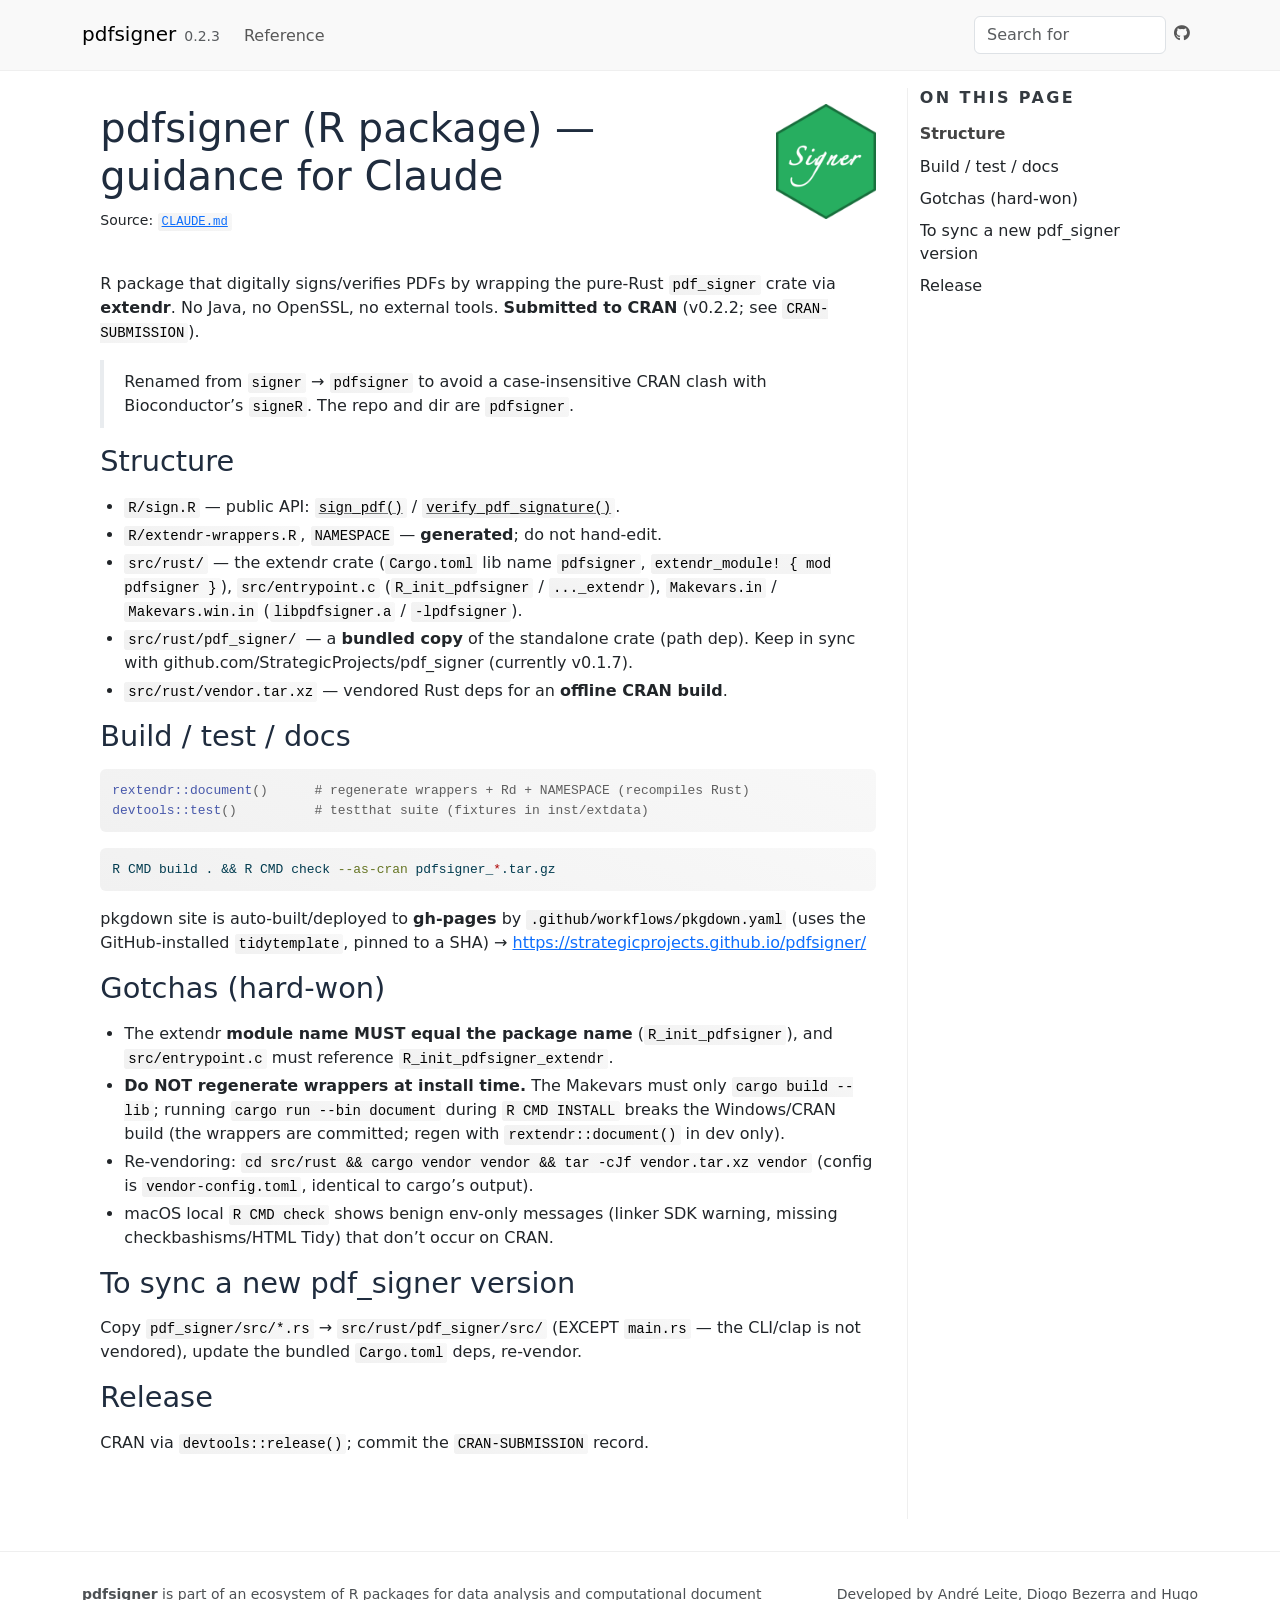
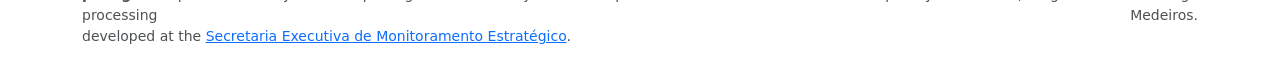
<file: CLAUDE.html>
<!DOCTYPE html>
<!-- Generated by pkgdown: do not edit by hand --><html lang="en"><head><meta http-equiv="Content-Type" content="text/html; charset=UTF-8"><meta charset="utf-8"><meta http-equiv="X-UA-Compatible" content="IE=edge"><meta name="viewport" content="width=device-width, initial-scale=1, shrink-to-fit=no"><title>pdfsigner (R package) — guidance for Claude • pdfsigner</title><!-- favicons --><link rel="icon" type="image/png" sizes="96x96" href="favicon-96x96.png"><link rel="icon" type="”image/svg+xml”" href="favicon.svg"><link rel="apple-touch-icon" sizes="180x180" href="apple-touch-icon.png"><link rel="icon" sizes="any" href="favicon.ico"><link rel="manifest" href="site.webmanifest"><script src="lightswitch.js"></script><script src="deps/jquery-3.6.0/jquery-3.6.0.min.js"></script><meta name="viewport" content="width=device-width, initial-scale=1, shrink-to-fit=no"><link href="deps/bootstrap-5.3.8/bootstrap.min.css" rel="stylesheet"><script src="deps/bootstrap-5.3.8/bootstrap.bundle.min.js"></script><link href="deps/font-awesome-6.5.2/css/all.min.css" rel="stylesheet"><link href="deps/font-awesome-6.5.2/css/v4-shims.min.css" rel="stylesheet"><script src="deps/headroom-0.11.0/headroom.min.js"></script><script src="deps/headroom-0.11.0/jQuery.headroom.min.js"></script><script src="deps/bootstrap-toc-1.0.1/bootstrap-toc.min.js"></script><script src="deps/clipboard.js-2.0.11/clipboard.min.js"></script><script src="deps/search-1.0.0/autocomplete.jquery.min.js"></script><script src="deps/search-1.0.0/fuse.min.js"></script><script src="deps/search-1.0.0/mark.min.js"></script><!-- pkgdown --><script src="pkgdown.js"></script><meta property="og:title" content="pdfsigner (R package) — guidance for Claude"><meta property="og:image" content="https://strategicprojects.github.io/pdfsigner/logo.png"></head><body>
    <a href="#container" class="visually-hidden-focusable">Skip to content</a>


    <nav class="navbar navbar-expand-lg fixed-top " aria-label="Site navigation"><div class="container">

    <a class="navbar-brand me-2" href="index.html">pdfsigner</a>

    <small class="nav-text text-muted me-auto" data-bs-toggle="tooltip" data-bs-placement="bottom" title="Released version">0.2.3</small>


    <button class="navbar-toggler" type="button" data-bs-toggle="collapse" data-bs-target="#navbar" aria-controls="navbar" aria-expanded="false" aria-label="Toggle navigation">
      <span class="navbar-toggler-icon"></span>
    </button>

    <div id="navbar" class="collapse navbar-collapse ms-3">
      <ul class="navbar-nav me-auto"><li class="nav-item"><a class="nav-link" href="reference/index.html">Reference</a></li>
      </ul><ul class="navbar-nav"><li class="nav-item"><form class="form-inline" role="search">
 <input class="form-control" type="search" name="search-input" id="search-input" autocomplete="off" aria-label="Search site" placeholder="Search for" data-search-index="search.json"></form></li>
<li class="nav-item"><a class="external-link nav-link" href="https://github.com/StrategicProjects/pdfsigner" aria-label="Github"><span class="fa fa-github"></span></a></li>
      </ul></div>


  </div>
</nav><div class="container template-title-body" id="container">
<div class="row">
  <main id="main" class="col-md-9"><div class="page-header">
      <img src="logo.png" class="logo" alt=""><h1>pdfsigner (R package) — guidance for Claude</h1>
      <small class="dont-index">Source: <a href="https://github.com/StrategicProjects/pdfsigner/blob/main/CLAUDE.md" class="external-link"><code>CLAUDE.md</code></a></small>
    </div>

<div id="pdfsigner-r-package--guidance-for-claude" class="section level1">

<p>R package that digitally signs/verifies PDFs by wrapping the pure-Rust <code>pdf_signer</code> crate via <strong>extendr</strong>. No Java, no OpenSSL, no external tools. <strong>Submitted to CRAN</strong> (v0.2.2; see <code>CRAN-SUBMISSION</code>).</p>
<blockquote>
<p>Renamed from <code>signer</code> → <code>pdfsigner</code> to avoid a case-insensitive CRAN clash with Bioconductor’s <code>signeR</code>. The repo and dir are <code>pdfsigner</code>.</p>
</blockquote>
<div class="section level2">
<h2 id="structure">Structure<a class="anchor" aria-label="anchor" href="#structure"></a></h2>
<ul><li>
<code>R/sign.R</code> — public API: <code><a href="reference/sign_pdf.html">sign_pdf()</a></code> / <code><a href="reference/verify_pdf_signature.html">verify_pdf_signature()</a></code>.</li>
<li>
<code>R/extendr-wrappers.R</code>, <code>NAMESPACE</code> — <strong>generated</strong>; do not hand-edit.</li>
<li>
<code>src/rust/</code> — the extendr crate (<code>Cargo.toml</code> lib name <code>pdfsigner</code>, <code>extendr_module! { mod pdfsigner }</code>), <code>src/entrypoint.c</code> (<code>R_init_pdfsigner</code> / <code>..._extendr</code>), <code>Makevars.in</code> / <code>Makevars.win.in</code> (<code>libpdfsigner.a</code> / <code>-lpdfsigner</code>).</li>
<li>
<code>src/rust/pdf_signer/</code> — a <strong>bundled copy</strong> of the standalone crate (path dep). Keep in sync with github.com/StrategicProjects/pdf_signer (currently v0.1.7).</li>
<li>
<code>src/rust/vendor.tar.xz</code> — vendored Rust deps for an <strong>offline CRAN build</strong>.</li>
</ul></div>
<div class="section level2">
<h2 id="build--test--docs">Build / test / docs<a class="anchor" aria-label="anchor" href="#build--test--docs"></a></h2>
<div class="sourceCode" id="cb1"><pre class="downlit sourceCode r">
<code class="sourceCode R"><span><span class="fu">rextendr</span><span class="fu">::</span><span class="fu">document</span><span class="op">(</span><span class="op">)</span>      <span class="co"># regenerate wrappers + Rd + NAMESPACE (recompiles Rust)</span></span>
<span><span class="fu">devtools</span><span class="fu">::</span><span class="fu">test</span><span class="op">(</span><span class="op">)</span>          <span class="co"># testthat suite (fixtures in inst/extdata)</span></span></code></pre></div>
<div class="sourceCode" id="cb2"><pre class="sourceCode sh"><code class="sourceCode bash"><span id="cb2-1"><a href="#cb2-1" tabindex="-1"></a><span class="ex">R</span> CMD build . <span class="kw">&amp;&amp;</span> <span class="ex">R</span> CMD check <span class="at">--as-cran</span> pdfsigner_<span class="pp">*</span>.tar.gz</span></code></pre></div>
<p>pkgdown site is auto-built/deployed to <strong>gh-pages</strong> by <code>.github/workflows/pkgdown.yaml</code> (uses the GitHub-installed <code>tidytemplate</code>, pinned to a SHA) → <a href="https://strategicprojects.github.io/pdfsigner/" class="uri">https://strategicprojects.github.io/pdfsigner/</a></p>
</div>
<div class="section level2">
<h2 id="gotchas-hard-won">Gotchas (hard-won)<a class="anchor" aria-label="anchor" href="#gotchas-hard-won"></a></h2>
<ul><li>The extendr <strong>module name MUST equal the package name</strong> (<code>R_init_pdfsigner</code>), and <code>src/entrypoint.c</code> must reference <code>R_init_pdfsigner_extendr</code>.</li>
<li>
<strong>Do NOT regenerate wrappers at install time.</strong> The Makevars must only <code>cargo build --lib</code>; running <code>cargo run --bin document</code> during <code>R CMD INSTALL</code> breaks the Windows/CRAN build (the wrappers are committed; regen with <code>rextendr::document()</code> in dev only).</li>
<li>Re-vendoring: <code>cd src/rust &amp;&amp; cargo vendor vendor &amp;&amp; tar -cJf vendor.tar.xz vendor</code> (config is <code>vendor-config.toml</code>, identical to cargo’s output).</li>
<li>macOS local <code>R CMD check</code> shows benign env-only messages (linker SDK warning, missing checkbashisms/HTML Tidy) that don’t occur on CRAN.</li>
</ul></div>
<div class="section level2">
<h2 id="to-sync-a-new-pdf_signer-version">To sync a new pdf_signer version<a class="anchor" aria-label="anchor" href="#to-sync-a-new-pdf_signer-version"></a></h2>
<p>Copy <code>pdf_signer/src/*.rs</code> → <code>src/rust/pdf_signer/src/</code> (EXCEPT <code>main.rs</code> — the CLI/clap is not vendored), update the bundled <code>Cargo.toml</code> deps, re-vendor.</p>
</div>
<div class="section level2">
<h2 id="release">Release<a class="anchor" aria-label="anchor" href="#release"></a></h2>
<p>CRAN via <code>devtools::release()</code>; commit the <code>CRAN-SUBMISSION</code> record.</p>
</div>
</div>

  </main><aside class="col-md-3"><nav id="toc" aria-label="Table of contents"><h2>On this page</h2>
    </nav></aside></div>


   </div>
  <footer><div class="container">
  <div class="pkgdown-footer-left">
  <p><strong>pdfsigner</strong> is part of an ecosystem of R packages for data analysis and computational document processing<br>developed at the <a href="https://monitoramento.sepe.pe.gov.br" class="external-link">Secretaria Executiva de Monitoramento Estratégico</a>.</p>
</div>

<div class="pkgdown-footer-right">
  <p>Developed by André Leite, Diogo Bezerra and Hugo Medeiros.</p>
</div>

  </div></footer></body></html>
</file>
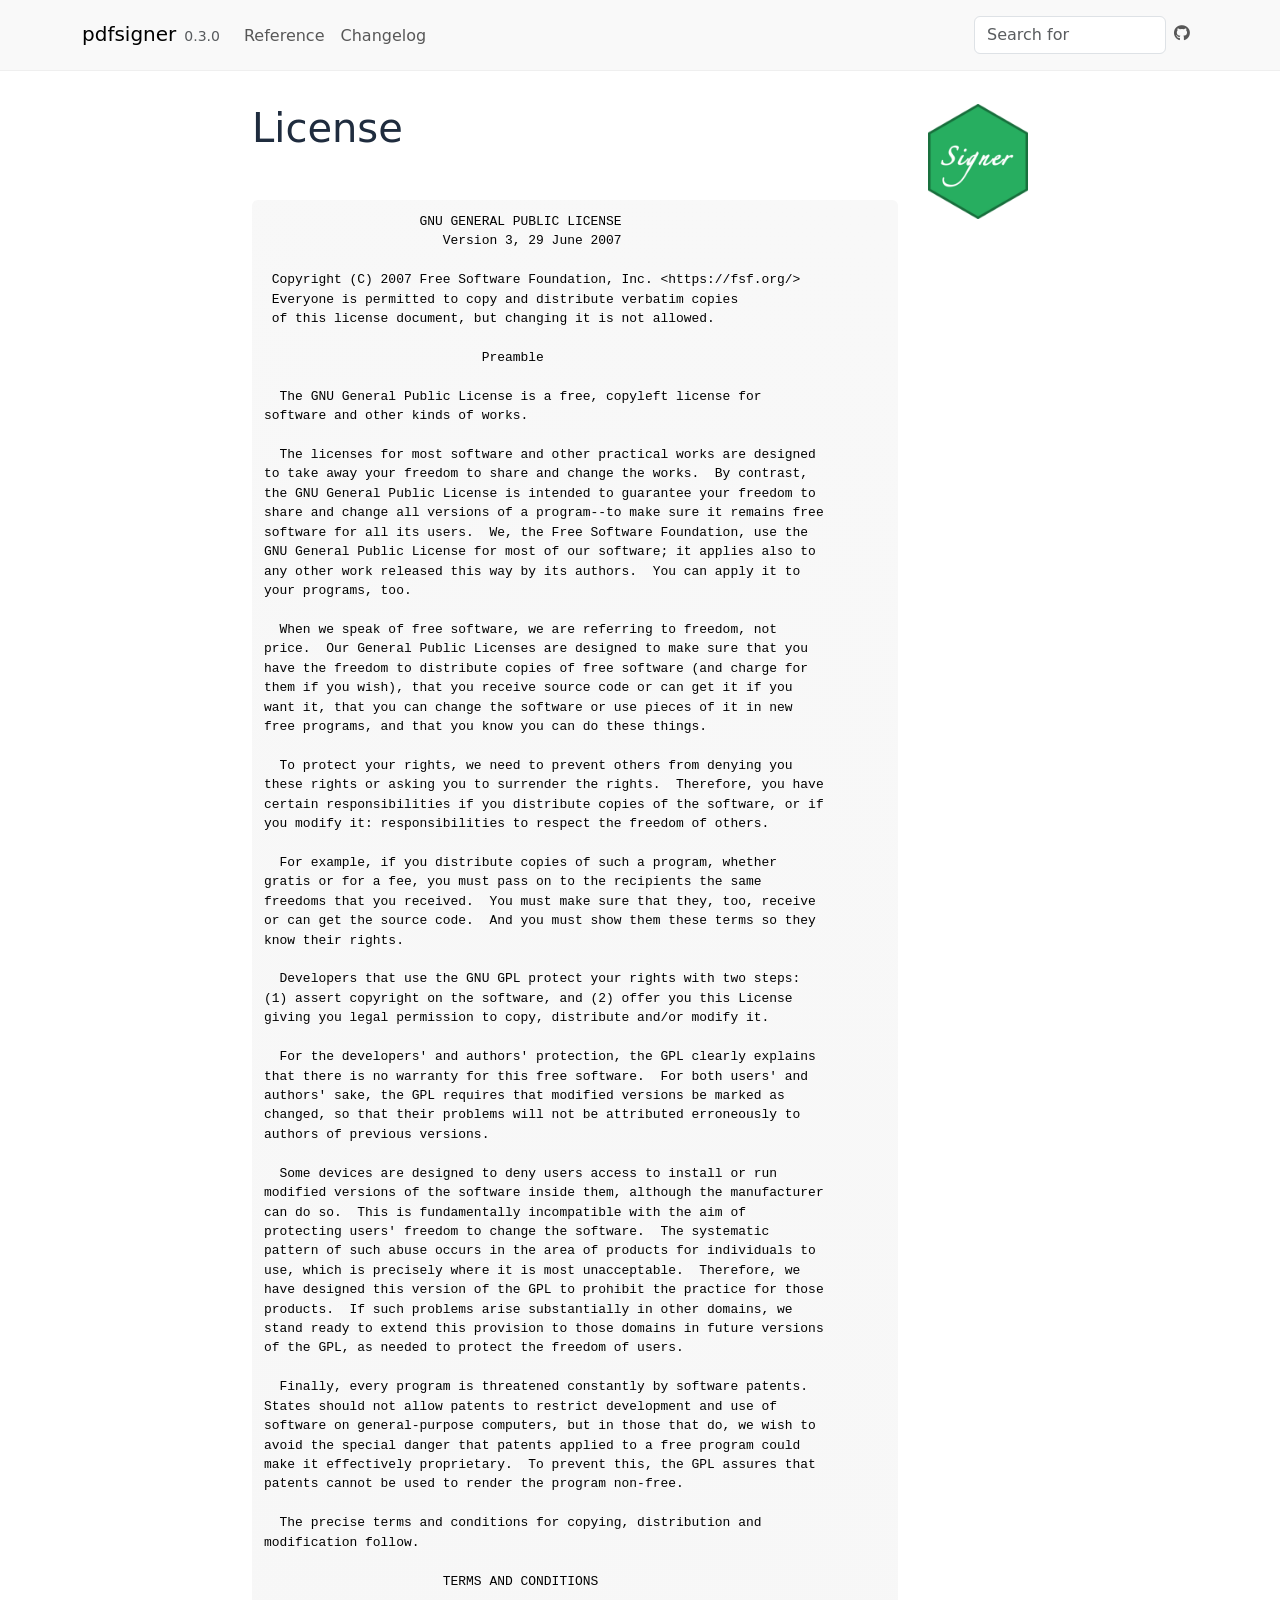
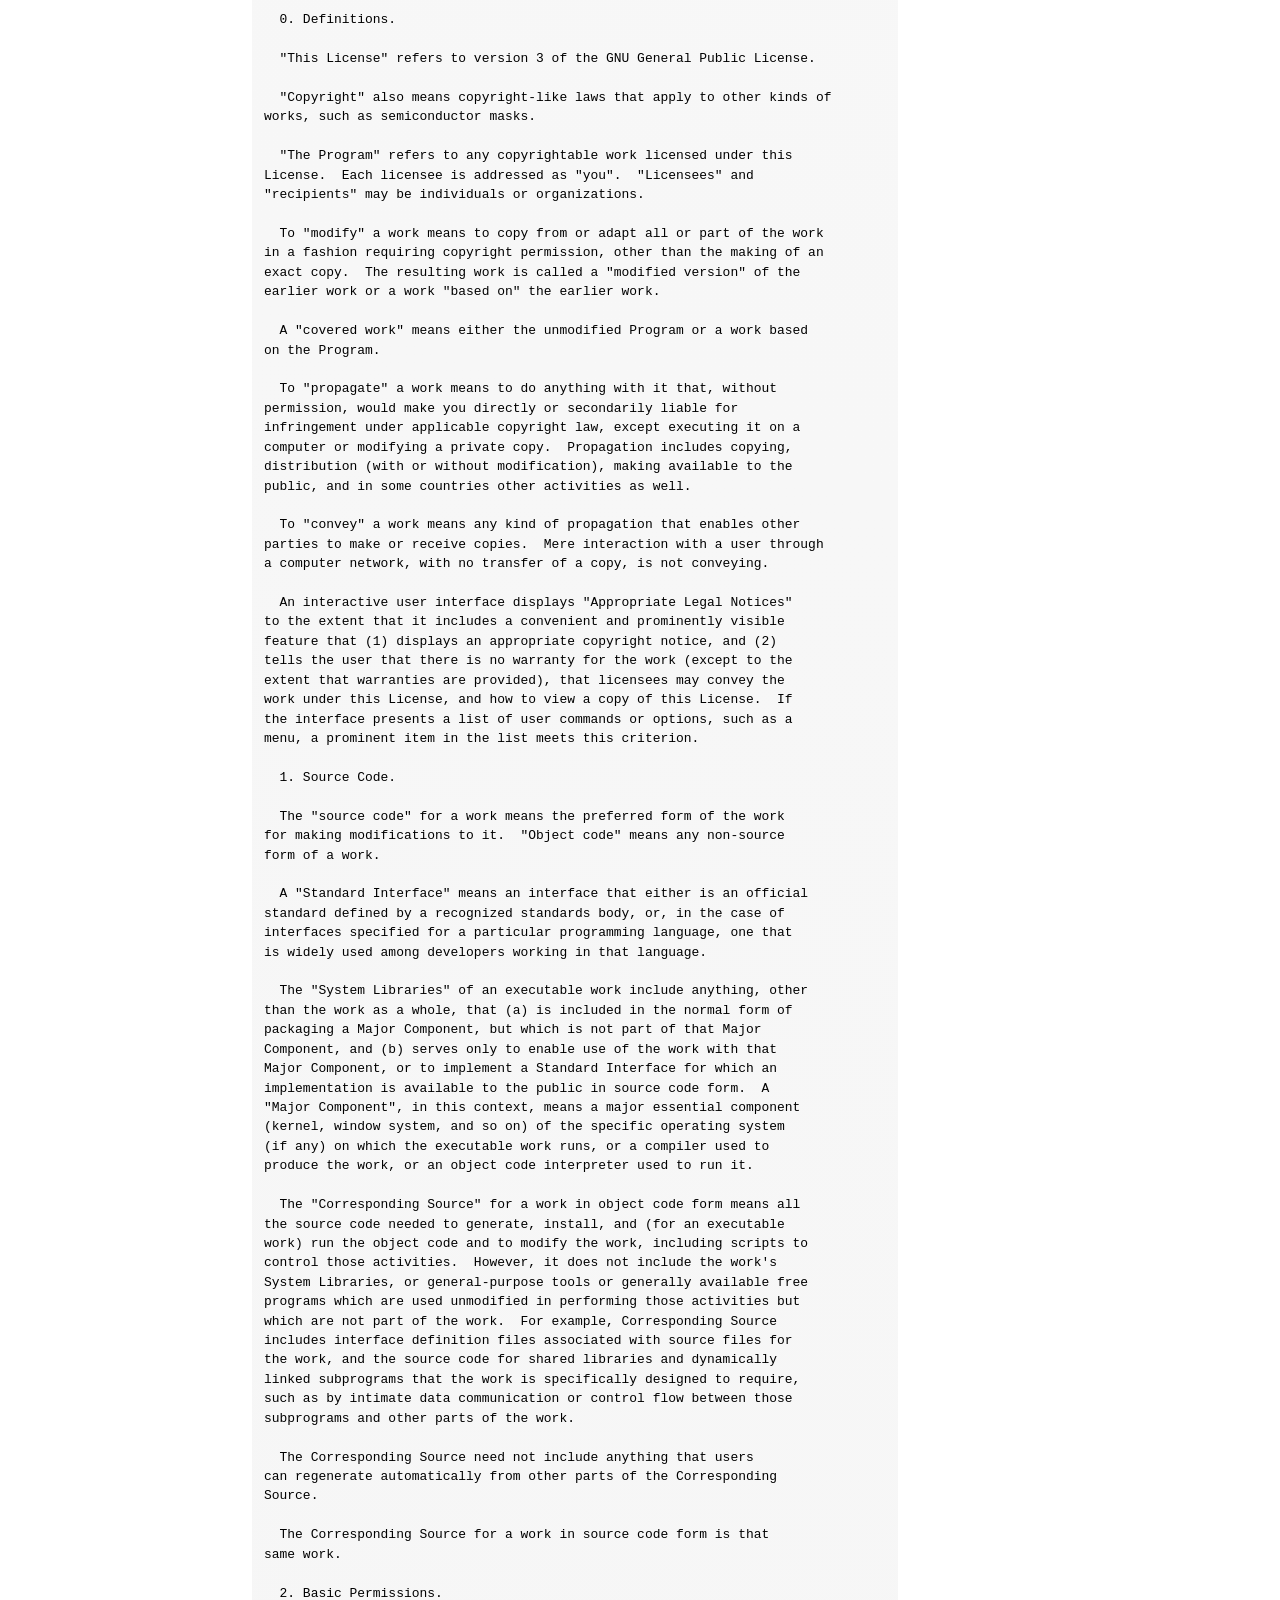
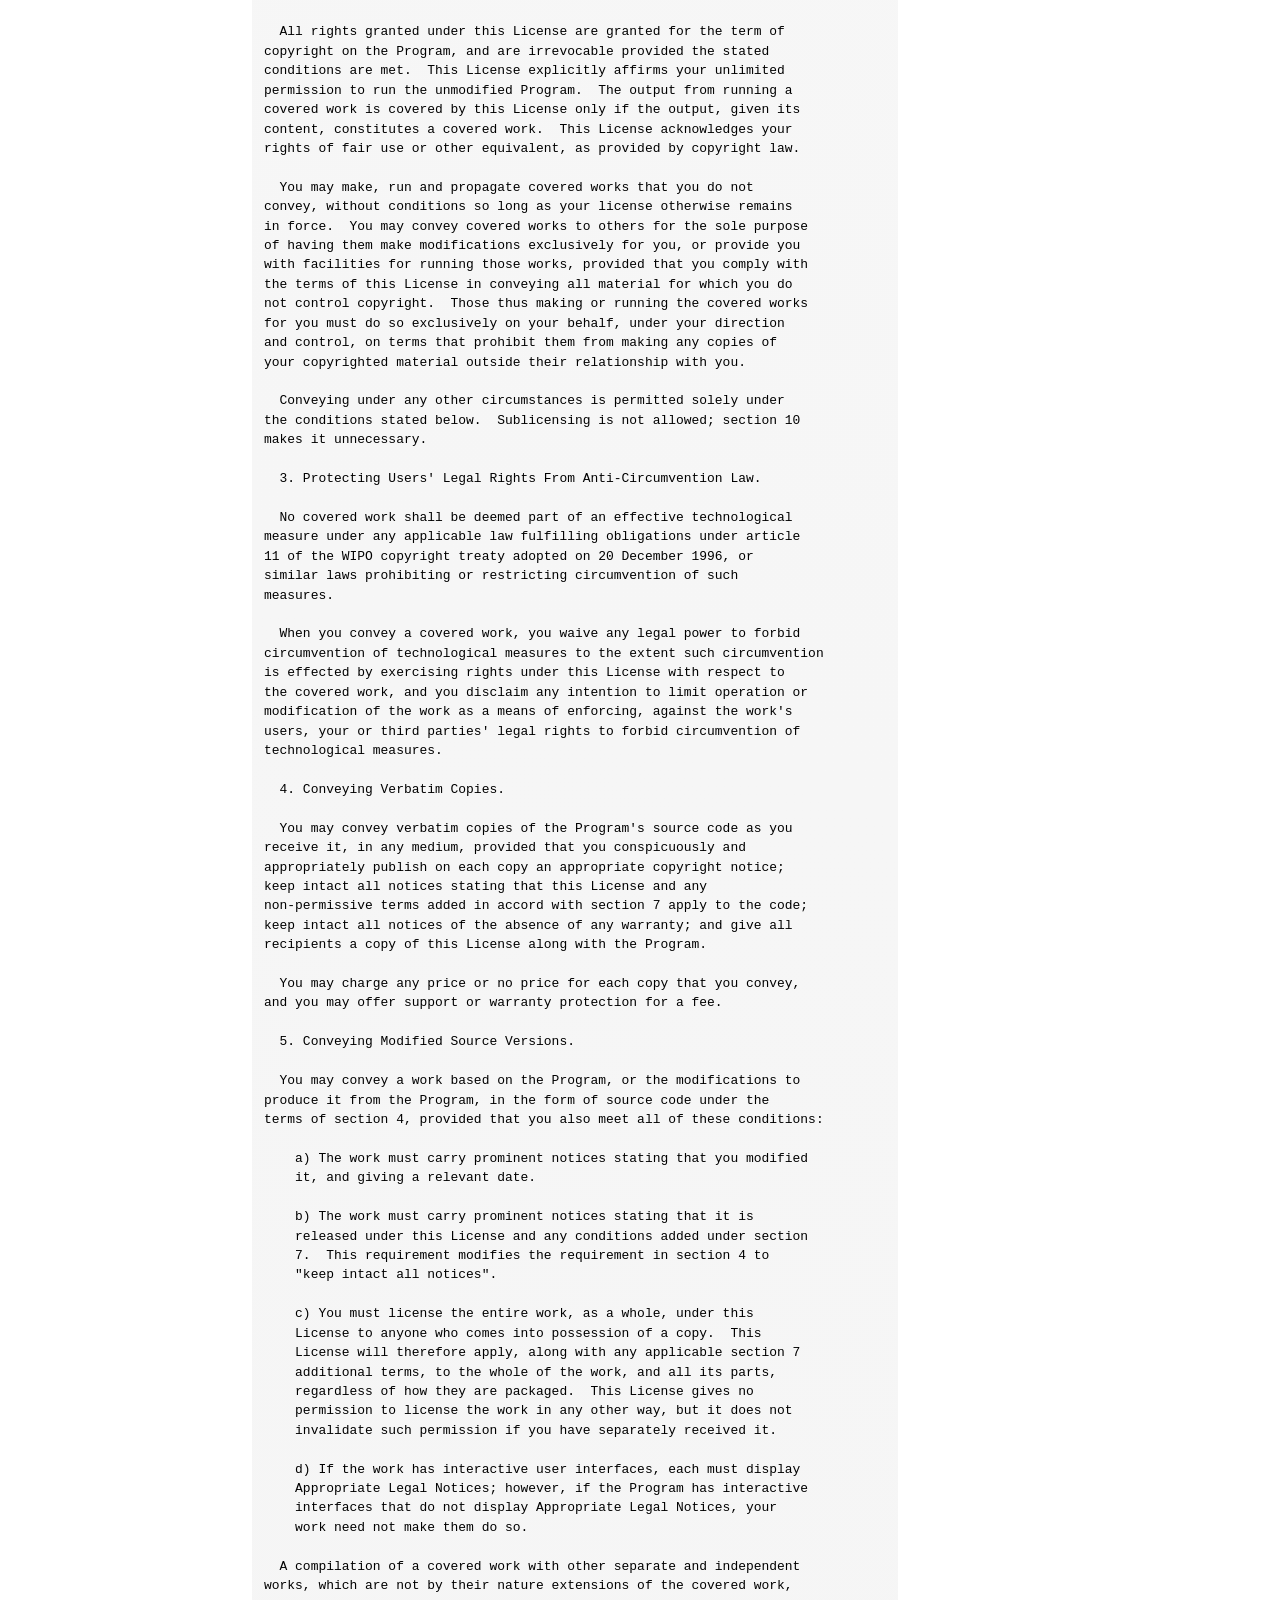
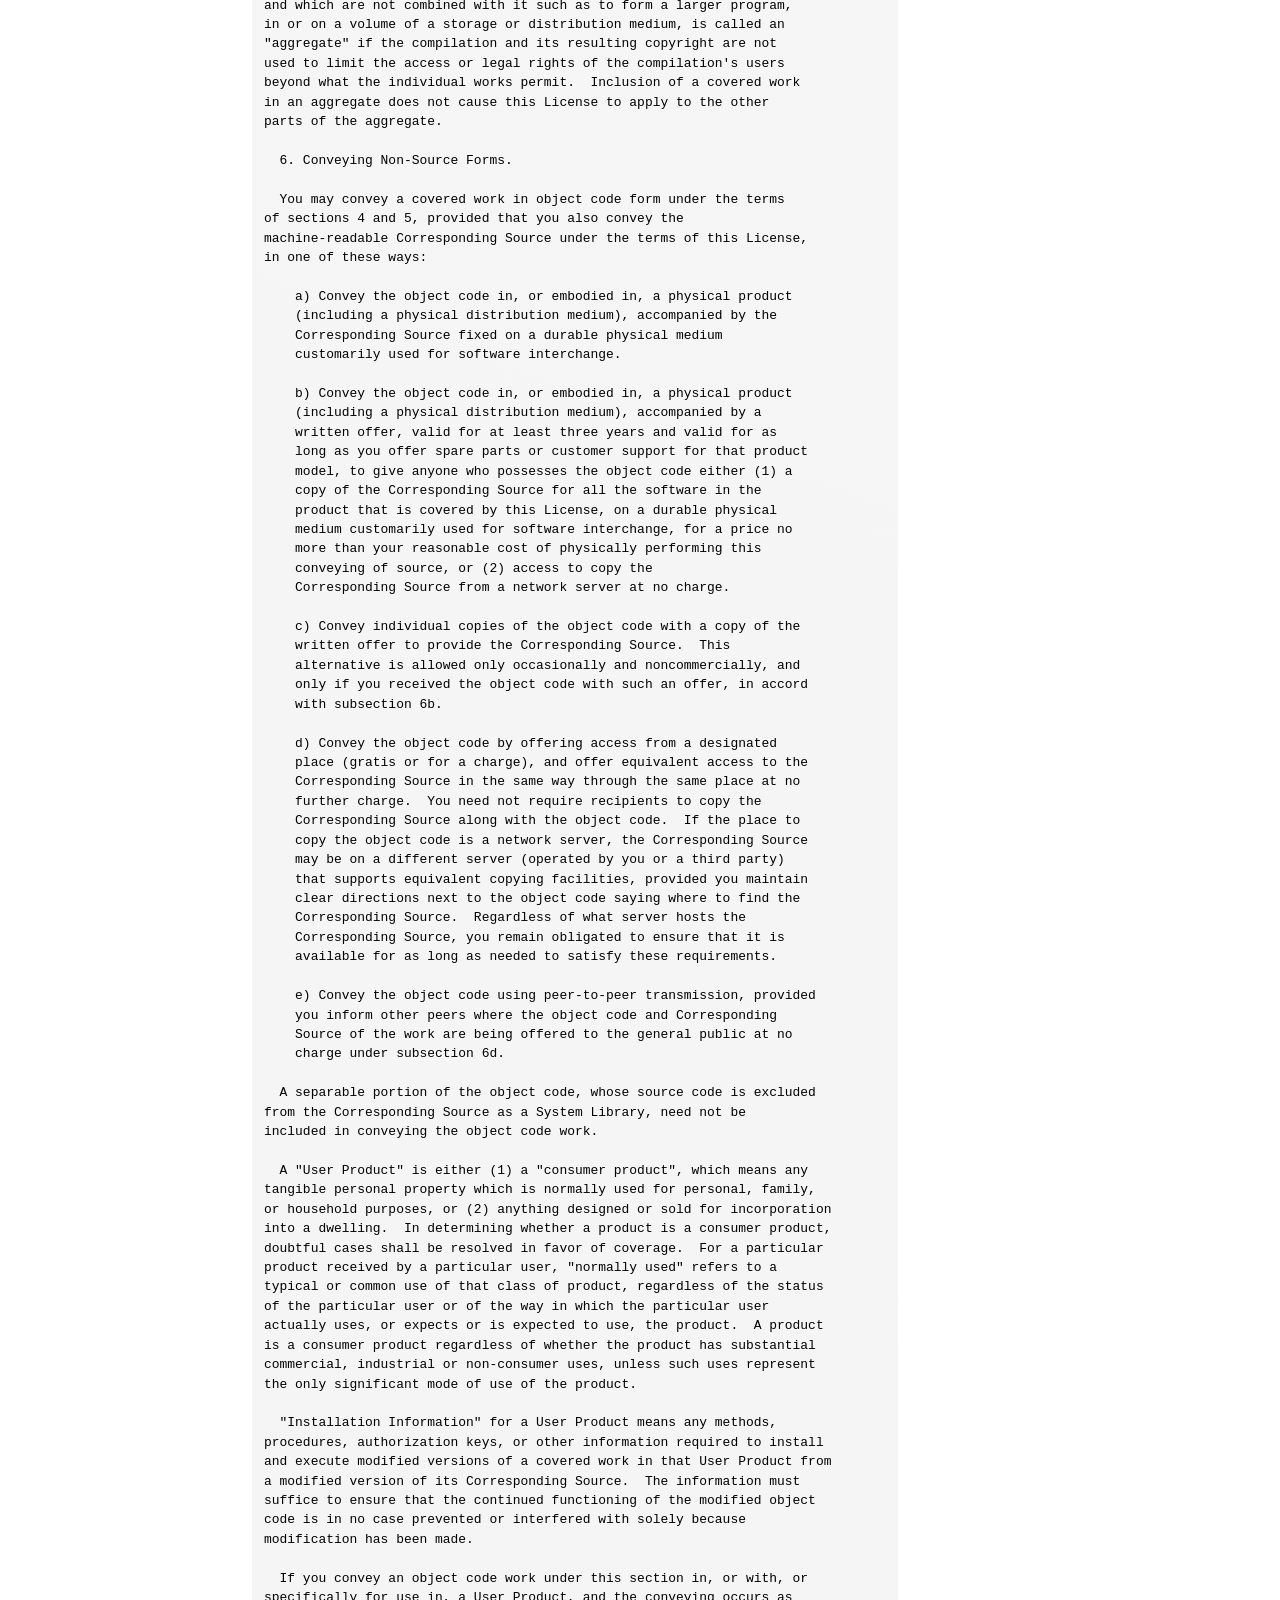
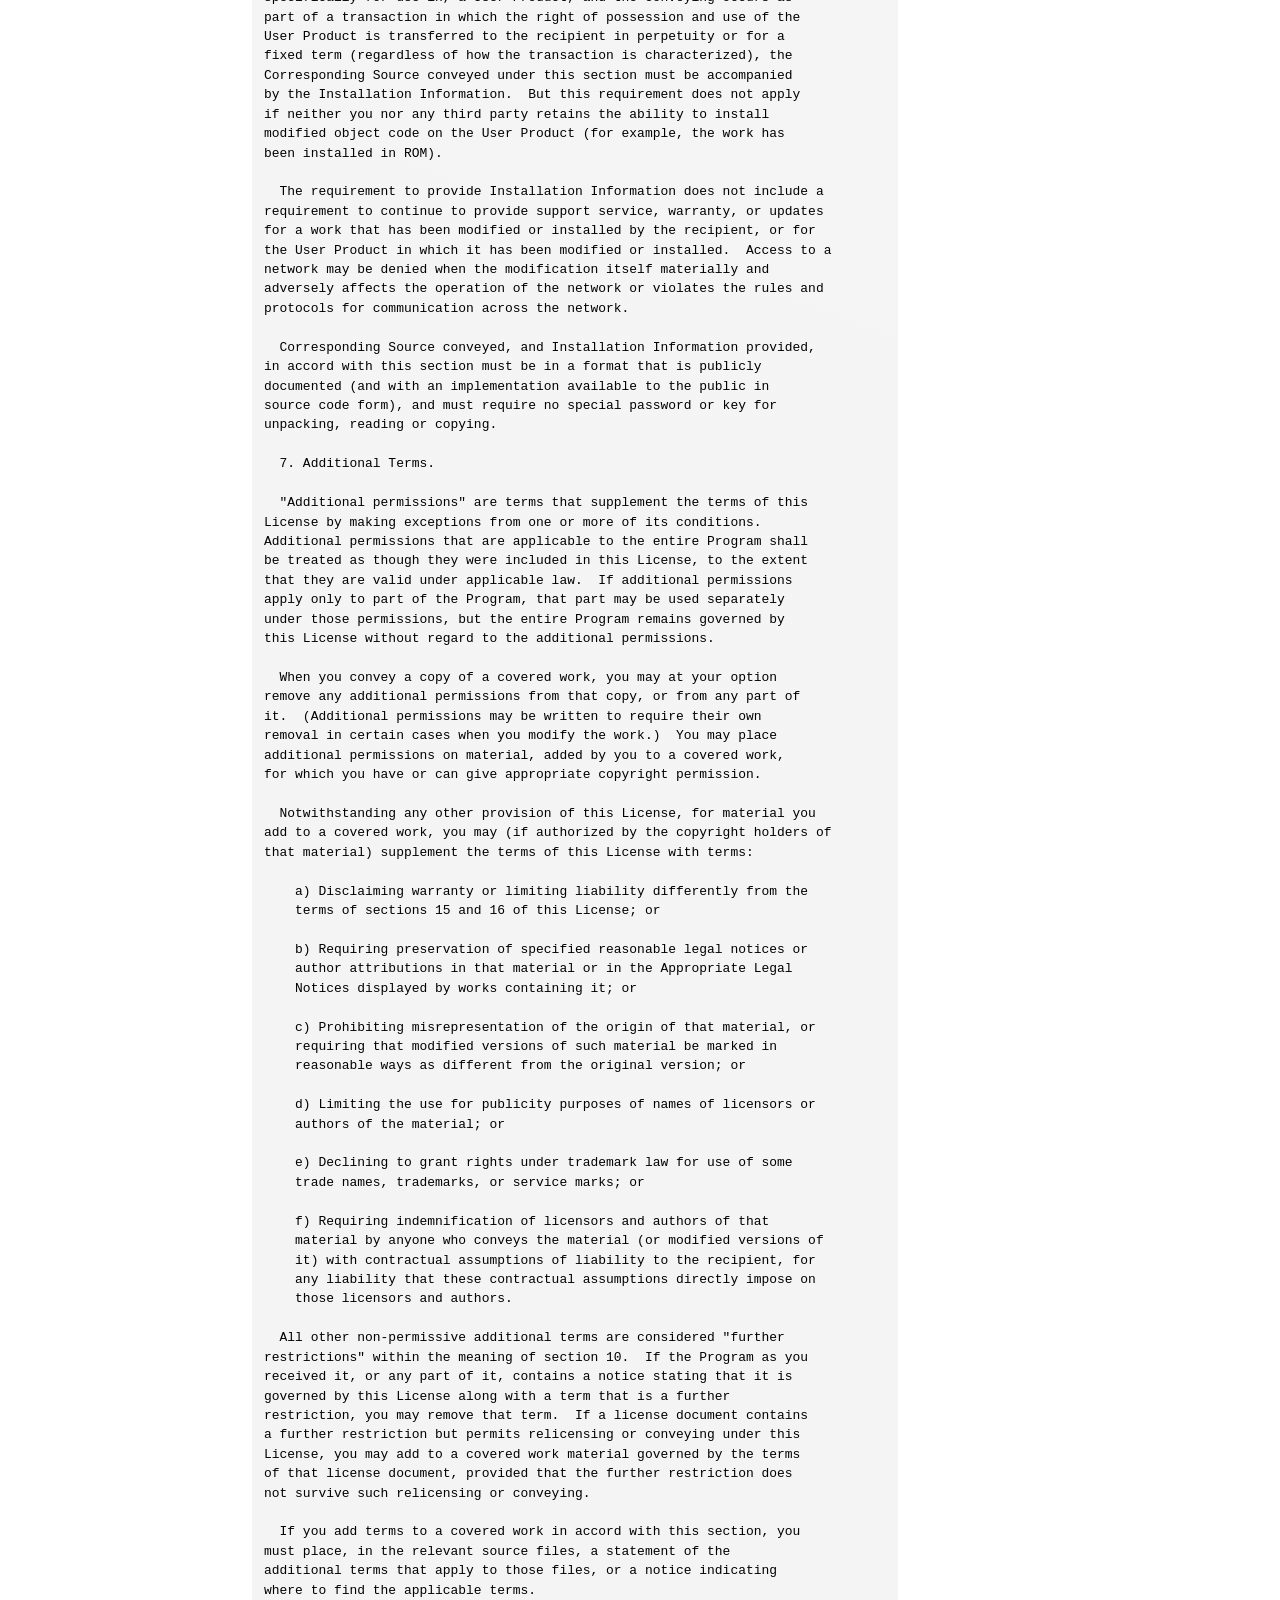
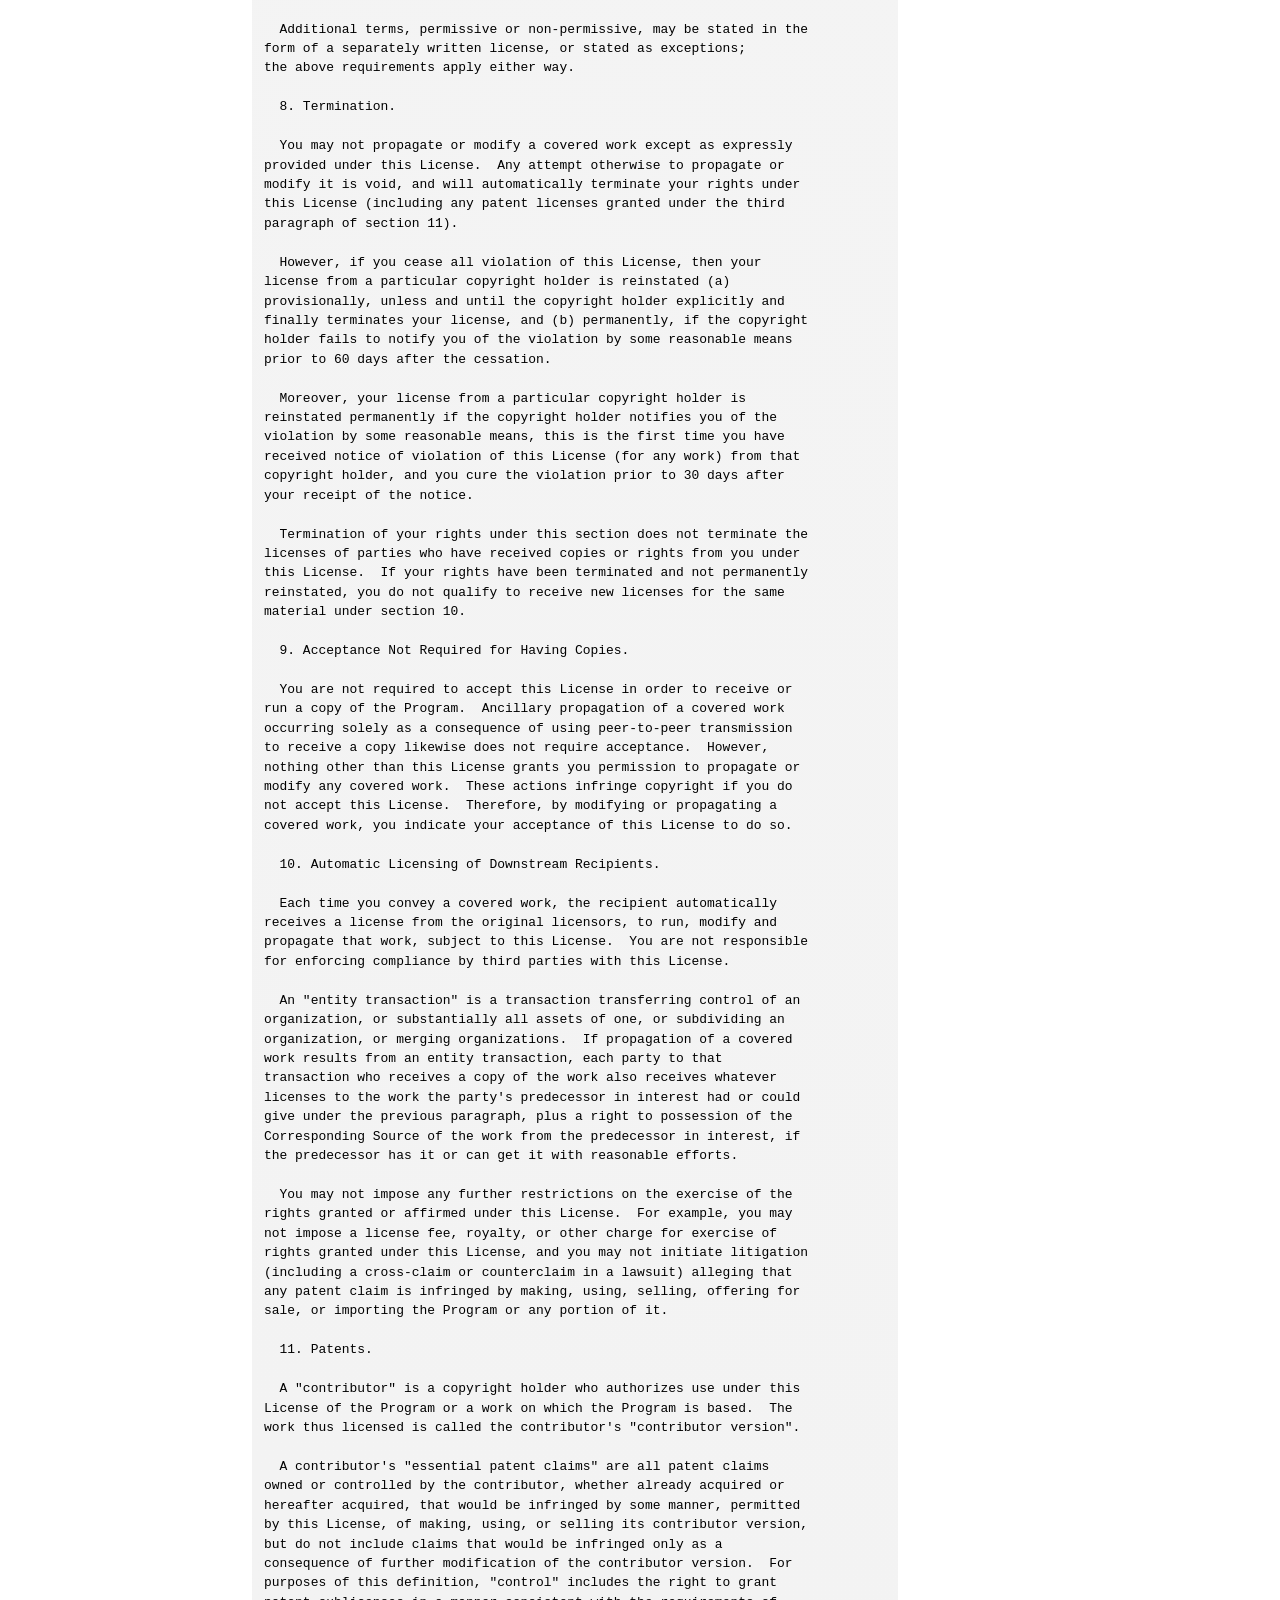
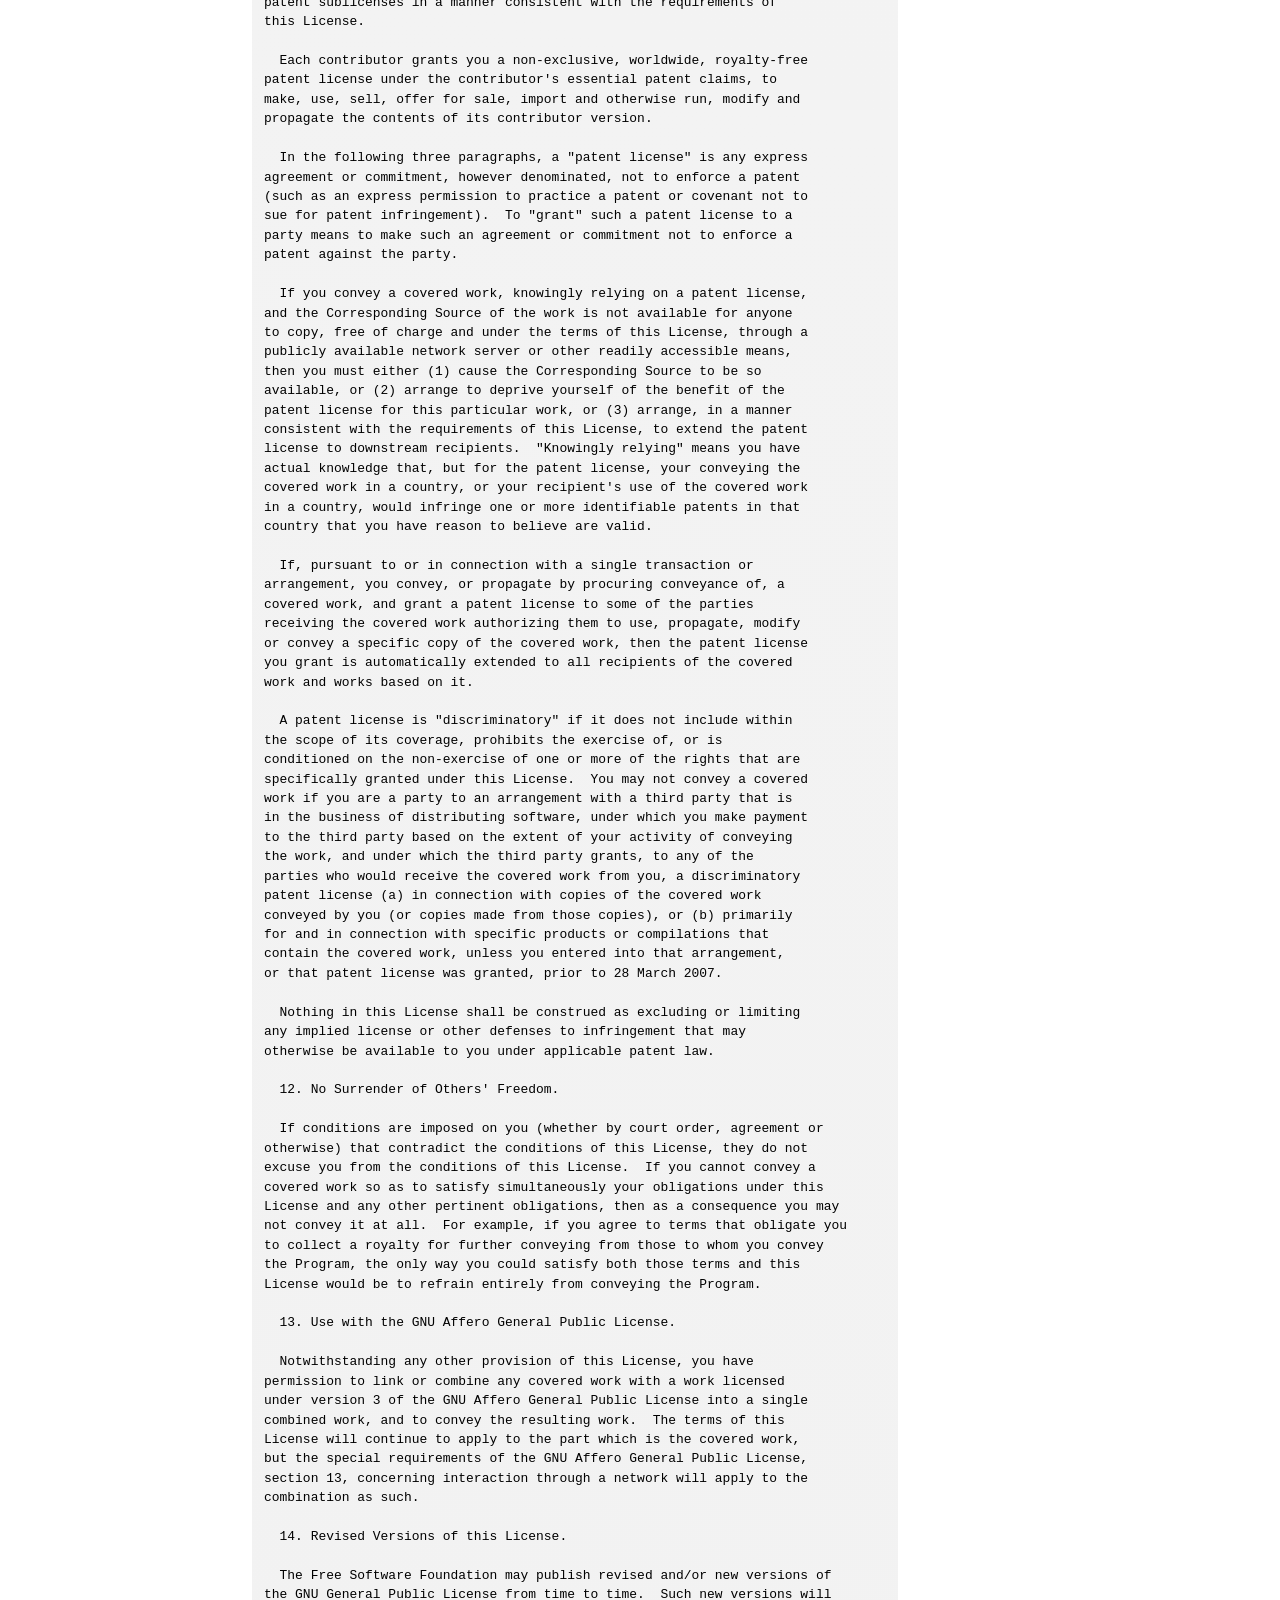
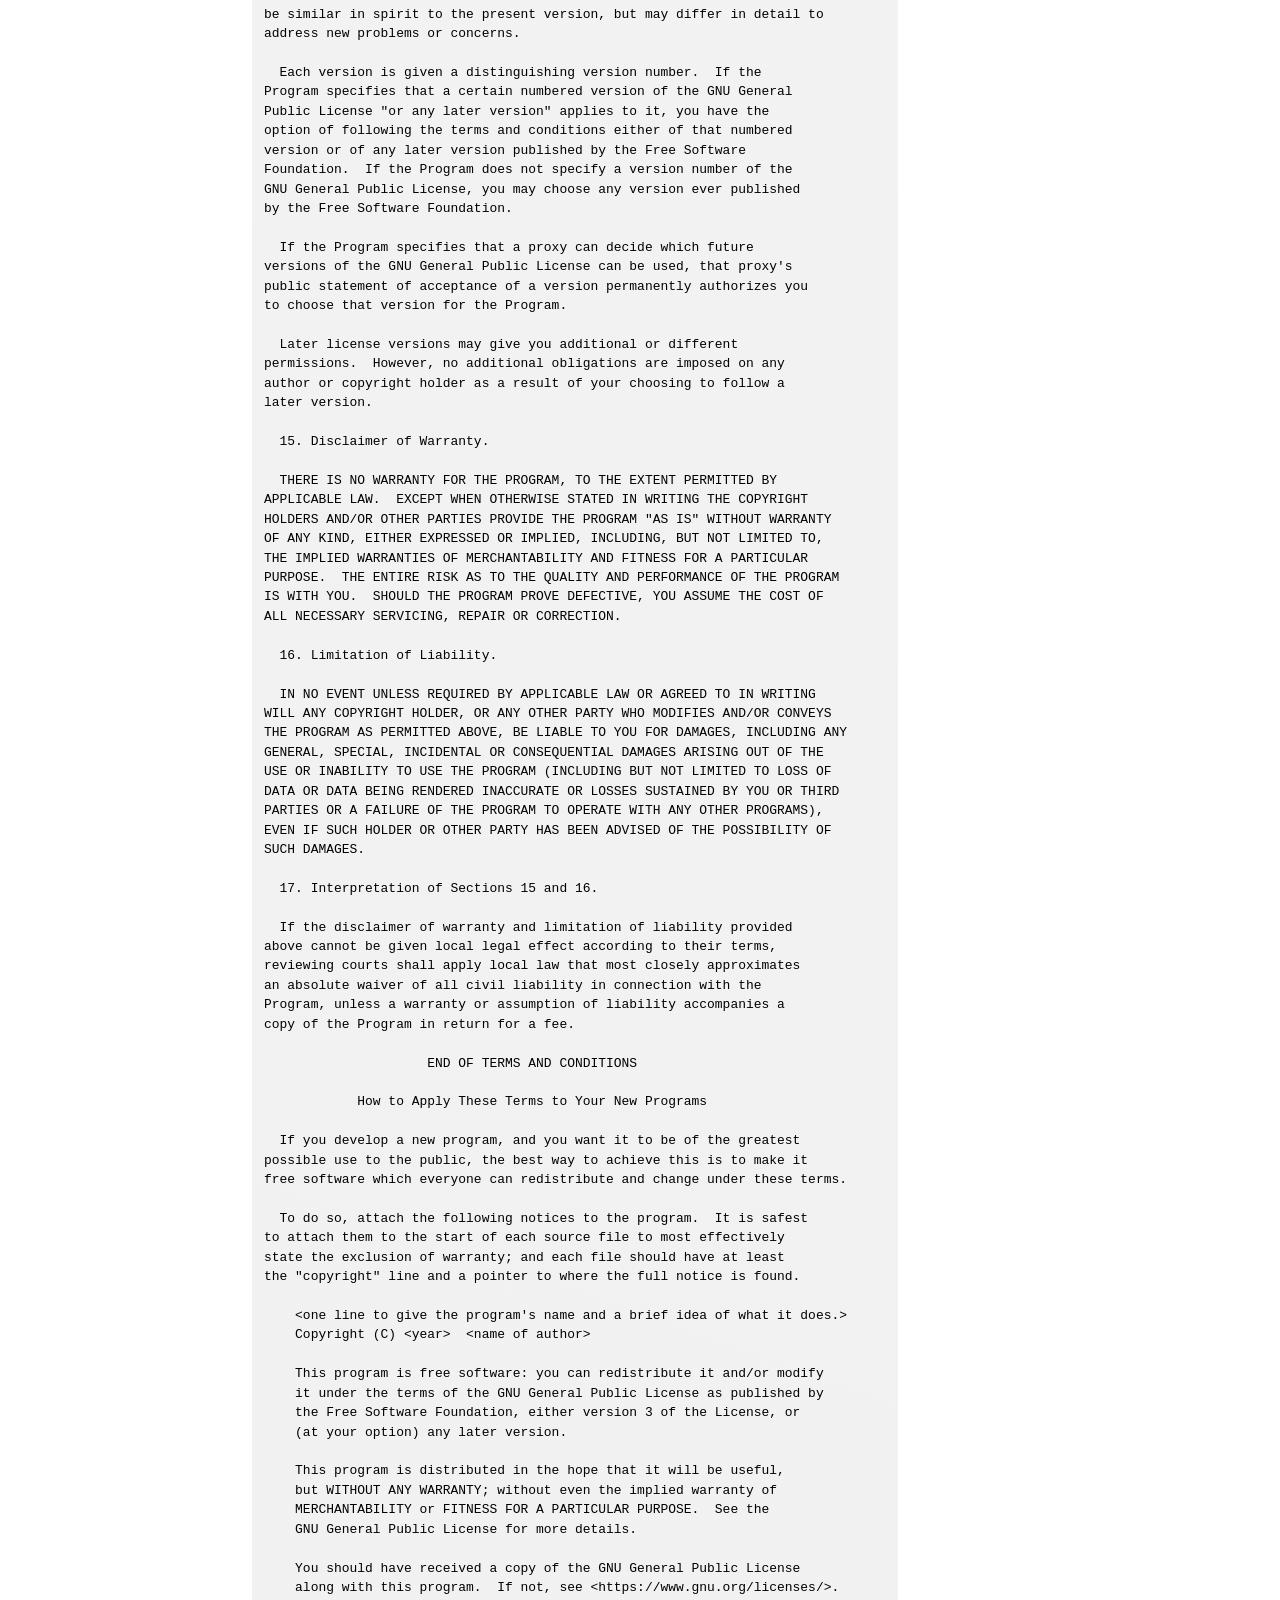
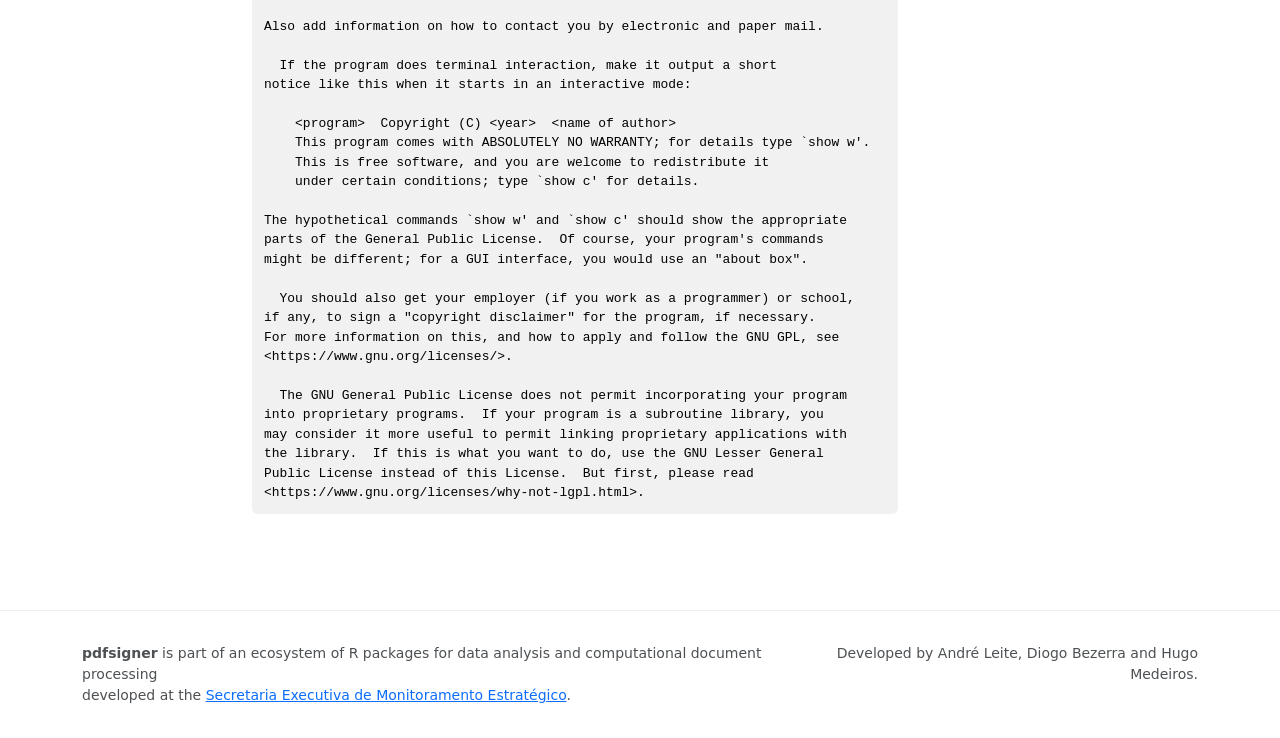
<file: LICENSE-text.html>
<!DOCTYPE html>
<!-- Generated by pkgdown: do not edit by hand --><html lang="en"><head><meta charset="UTF-8"><meta http-equiv="X-UA-Compatible" content="IE=edge"><meta name="viewport" content="width=device-width, initial-scale=1, shrink-to-fit=no"><title>License • pdfsigner</title><!-- favicons --><link rel="icon" type="image/png" sizes="96x96" href="favicon-96x96.png"><link rel="icon" type="”image/svg+xml”" href="favicon.svg"><link rel="apple-touch-icon" sizes="180x180" href="apple-touch-icon.png"><link rel="icon" sizes="any" href="favicon.ico"><link rel="manifest" href="site.webmanifest"><script src="lightswitch.js"></script><script src="deps/jquery-3.6.0/jquery-3.6.0.min.js"></script><meta name="viewport" content="width=device-width, initial-scale=1, shrink-to-fit=no"><link href="deps/bootstrap-5.3.8/bootstrap.min.css" rel="stylesheet"><script src="deps/bootstrap-5.3.8/bootstrap.bundle.min.js"></script><link href="deps/font-awesome-6.5.2/css/all.min.css" rel="stylesheet"><link href="deps/font-awesome-6.5.2/css/v4-shims.min.css" rel="stylesheet"><script src="deps/headroom-0.11.0/headroom.min.js"></script><script src="deps/headroom-0.11.0/jQuery.headroom.min.js"></script><script src="deps/bootstrap-toc-1.0.1/bootstrap-toc.min.js"></script><script src="deps/clipboard.js-2.0.11/clipboard.min.js"></script><script src="deps/search-1.0.0/autocomplete.jquery.min.js"></script><script src="deps/search-1.0.0/fuse.min.js"></script><script src="deps/search-1.0.0/mark.min.js"></script><!-- pkgdown --><script src="pkgdown.js"></script><meta property="og:title" content="License"><meta property="og:image" content="https://strategicprojects.github.io/pdfsigner/logo.png"></head><body>
    <a href="#container" class="visually-hidden-focusable">Skip to content</a>


    <nav class="navbar navbar-expand-lg fixed-top " aria-label="Site navigation"><div class="container">

    <a class="navbar-brand me-2" href="index.html">pdfsigner</a>

    <small class="nav-text text-muted me-auto" data-bs-toggle="tooltip" data-bs-placement="bottom" title="Released version">0.3.0</small>


    <button class="navbar-toggler" type="button" data-bs-toggle="collapse" data-bs-target="#navbar" aria-controls="navbar" aria-expanded="false" aria-label="Toggle navigation">
      <span class="navbar-toggler-icon"></span>
    </button>

    <div id="navbar" class="collapse navbar-collapse ms-3">
      <ul class="navbar-nav me-auto"><li class="nav-item"><a class="nav-link" href="reference/index.html">Reference</a></li>
<li class="nav-item"><a class="nav-link" href="news/index.html">Changelog</a></li>
      </ul><ul class="navbar-nav"><li class="nav-item"><form class="form-inline" role="search">
 <input class="form-control" type="search" name="search-input" id="search-input" autocomplete="off" aria-label="Search site" placeholder="Search for" data-search-index="search.json"></form></li>
<li class="nav-item"><a class="external-link nav-link" href="https://github.com/StrategicProjects/pdfsigner" aria-label="Github"><span class="fa fa-github"></span></a></li>
      </ul></div>


  </div>
</nav><div class="container template-title-body" id="container">
<div class="row">
  <main id="main" class="col-md-9"><div class="page-header">
      <img src="logo.png" class="logo" alt=""><h1>License</h1>

    </div>

<pre>                    GNU GENERAL PUBLIC LICENSE
                       Version 3, 29 June 2007

 Copyright (C) 2007 Free Software Foundation, Inc. &lt;https://fsf.org/&gt;
 Everyone is permitted to copy and distribute verbatim copies
 of this license document, but changing it is not allowed.

                            Preamble

  The GNU General Public License is a free, copyleft license for
software and other kinds of works.

  The licenses for most software and other practical works are designed
to take away your freedom to share and change the works.  By contrast,
the GNU General Public License is intended to guarantee your freedom to
share and change all versions of a program--to make sure it remains free
software for all its users.  We, the Free Software Foundation, use the
GNU General Public License for most of our software; it applies also to
any other work released this way by its authors.  You can apply it to
your programs, too.

  When we speak of free software, we are referring to freedom, not
price.  Our General Public Licenses are designed to make sure that you
have the freedom to distribute copies of free software (and charge for
them if you wish), that you receive source code or can get it if you
want it, that you can change the software or use pieces of it in new
free programs, and that you know you can do these things.

  To protect your rights, we need to prevent others from denying you
these rights or asking you to surrender the rights.  Therefore, you have
certain responsibilities if you distribute copies of the software, or if
you modify it: responsibilities to respect the freedom of others.

  For example, if you distribute copies of such a program, whether
gratis or for a fee, you must pass on to the recipients the same
freedoms that you received.  You must make sure that they, too, receive
or can get the source code.  And you must show them these terms so they
know their rights.

  Developers that use the GNU GPL protect your rights with two steps:
(1) assert copyright on the software, and (2) offer you this License
giving you legal permission to copy, distribute and/or modify it.

  For the developers' and authors' protection, the GPL clearly explains
that there is no warranty for this free software.  For both users' and
authors' sake, the GPL requires that modified versions be marked as
changed, so that their problems will not be attributed erroneously to
authors of previous versions.

  Some devices are designed to deny users access to install or run
modified versions of the software inside them, although the manufacturer
can do so.  This is fundamentally incompatible with the aim of
protecting users' freedom to change the software.  The systematic
pattern of such abuse occurs in the area of products for individuals to
use, which is precisely where it is most unacceptable.  Therefore, we
have designed this version of the GPL to prohibit the practice for those
products.  If such problems arise substantially in other domains, we
stand ready to extend this provision to those domains in future versions
of the GPL, as needed to protect the freedom of users.

  Finally, every program is threatened constantly by software patents.
States should not allow patents to restrict development and use of
software on general-purpose computers, but in those that do, we wish to
avoid the special danger that patents applied to a free program could
make it effectively proprietary.  To prevent this, the GPL assures that
patents cannot be used to render the program non-free.

  The precise terms and conditions for copying, distribution and
modification follow.

                       TERMS AND CONDITIONS

  0. Definitions.

  "This License" refers to version 3 of the GNU General Public License.

  "Copyright" also means copyright-like laws that apply to other kinds of
works, such as semiconductor masks.

  "The Program" refers to any copyrightable work licensed under this
License.  Each licensee is addressed as "you".  "Licensees" and
"recipients" may be individuals or organizations.

  To "modify" a work means to copy from or adapt all or part of the work
in a fashion requiring copyright permission, other than the making of an
exact copy.  The resulting work is called a "modified version" of the
earlier work or a work "based on" the earlier work.

  A "covered work" means either the unmodified Program or a work based
on the Program.

  To "propagate" a work means to do anything with it that, without
permission, would make you directly or secondarily liable for
infringement under applicable copyright law, except executing it on a
computer or modifying a private copy.  Propagation includes copying,
distribution (with or without modification), making available to the
public, and in some countries other activities as well.

  To "convey" a work means any kind of propagation that enables other
parties to make or receive copies.  Mere interaction with a user through
a computer network, with no transfer of a copy, is not conveying.

  An interactive user interface displays "Appropriate Legal Notices"
to the extent that it includes a convenient and prominently visible
feature that (1) displays an appropriate copyright notice, and (2)
tells the user that there is no warranty for the work (except to the
extent that warranties are provided), that licensees may convey the
work under this License, and how to view a copy of this License.  If
the interface presents a list of user commands or options, such as a
menu, a prominent item in the list meets this criterion.

  1. Source Code.

  The "source code" for a work means the preferred form of the work
for making modifications to it.  "Object code" means any non-source
form of a work.

  A "Standard Interface" means an interface that either is an official
standard defined by a recognized standards body, or, in the case of
interfaces specified for a particular programming language, one that
is widely used among developers working in that language.

  The "System Libraries" of an executable work include anything, other
than the work as a whole, that (a) is included in the normal form of
packaging a Major Component, but which is not part of that Major
Component, and (b) serves only to enable use of the work with that
Major Component, or to implement a Standard Interface for which an
implementation is available to the public in source code form.  A
"Major Component", in this context, means a major essential component
(kernel, window system, and so on) of the specific operating system
(if any) on which the executable work runs, or a compiler used to
produce the work, or an object code interpreter used to run it.

  The "Corresponding Source" for a work in object code form means all
the source code needed to generate, install, and (for an executable
work) run the object code and to modify the work, including scripts to
control those activities.  However, it does not include the work's
System Libraries, or general-purpose tools or generally available free
programs which are used unmodified in performing those activities but
which are not part of the work.  For example, Corresponding Source
includes interface definition files associated with source files for
the work, and the source code for shared libraries and dynamically
linked subprograms that the work is specifically designed to require,
such as by intimate data communication or control flow between those
subprograms and other parts of the work.

  The Corresponding Source need not include anything that users
can regenerate automatically from other parts of the Corresponding
Source.

  The Corresponding Source for a work in source code form is that
same work.

  2. Basic Permissions.

  All rights granted under this License are granted for the term of
copyright on the Program, and are irrevocable provided the stated
conditions are met.  This License explicitly affirms your unlimited
permission to run the unmodified Program.  The output from running a
covered work is covered by this License only if the output, given its
content, constitutes a covered work.  This License acknowledges your
rights of fair use or other equivalent, as provided by copyright law.

  You may make, run and propagate covered works that you do not
convey, without conditions so long as your license otherwise remains
in force.  You may convey covered works to others for the sole purpose
of having them make modifications exclusively for you, or provide you
with facilities for running those works, provided that you comply with
the terms of this License in conveying all material for which you do
not control copyright.  Those thus making or running the covered works
for you must do so exclusively on your behalf, under your direction
and control, on terms that prohibit them from making any copies of
your copyrighted material outside their relationship with you.

  Conveying under any other circumstances is permitted solely under
the conditions stated below.  Sublicensing is not allowed; section 10
makes it unnecessary.

  3. Protecting Users' Legal Rights From Anti-Circumvention Law.

  No covered work shall be deemed part of an effective technological
measure under any applicable law fulfilling obligations under article
11 of the WIPO copyright treaty adopted on 20 December 1996, or
similar laws prohibiting or restricting circumvention of such
measures.

  When you convey a covered work, you waive any legal power to forbid
circumvention of technological measures to the extent such circumvention
is effected by exercising rights under this License with respect to
the covered work, and you disclaim any intention to limit operation or
modification of the work as a means of enforcing, against the work's
users, your or third parties' legal rights to forbid circumvention of
technological measures.

  4. Conveying Verbatim Copies.

  You may convey verbatim copies of the Program's source code as you
receive it, in any medium, provided that you conspicuously and
appropriately publish on each copy an appropriate copyright notice;
keep intact all notices stating that this License and any
non-permissive terms added in accord with section 7 apply to the code;
keep intact all notices of the absence of any warranty; and give all
recipients a copy of this License along with the Program.

  You may charge any price or no price for each copy that you convey,
and you may offer support or warranty protection for a fee.

  5. Conveying Modified Source Versions.

  You may convey a work based on the Program, or the modifications to
produce it from the Program, in the form of source code under the
terms of section 4, provided that you also meet all of these conditions:

    a) The work must carry prominent notices stating that you modified
    it, and giving a relevant date.

    b) The work must carry prominent notices stating that it is
    released under this License and any conditions added under section
    7.  This requirement modifies the requirement in section 4 to
    "keep intact all notices".

    c) You must license the entire work, as a whole, under this
    License to anyone who comes into possession of a copy.  This
    License will therefore apply, along with any applicable section 7
    additional terms, to the whole of the work, and all its parts,
    regardless of how they are packaged.  This License gives no
    permission to license the work in any other way, but it does not
    invalidate such permission if you have separately received it.

    d) If the work has interactive user interfaces, each must display
    Appropriate Legal Notices; however, if the Program has interactive
    interfaces that do not display Appropriate Legal Notices, your
    work need not make them do so.

  A compilation of a covered work with other separate and independent
works, which are not by their nature extensions of the covered work,
and which are not combined with it such as to form a larger program,
in or on a volume of a storage or distribution medium, is called an
"aggregate" if the compilation and its resulting copyright are not
used to limit the access or legal rights of the compilation's users
beyond what the individual works permit.  Inclusion of a covered work
in an aggregate does not cause this License to apply to the other
parts of the aggregate.

  6. Conveying Non-Source Forms.

  You may convey a covered work in object code form under the terms
of sections 4 and 5, provided that you also convey the
machine-readable Corresponding Source under the terms of this License,
in one of these ways:

    a) Convey the object code in, or embodied in, a physical product
    (including a physical distribution medium), accompanied by the
    Corresponding Source fixed on a durable physical medium
    customarily used for software interchange.

    b) Convey the object code in, or embodied in, a physical product
    (including a physical distribution medium), accompanied by a
    written offer, valid for at least three years and valid for as
    long as you offer spare parts or customer support for that product
    model, to give anyone who possesses the object code either (1) a
    copy of the Corresponding Source for all the software in the
    product that is covered by this License, on a durable physical
    medium customarily used for software interchange, for a price no
    more than your reasonable cost of physically performing this
    conveying of source, or (2) access to copy the
    Corresponding Source from a network server at no charge.

    c) Convey individual copies of the object code with a copy of the
    written offer to provide the Corresponding Source.  This
    alternative is allowed only occasionally and noncommercially, and
    only if you received the object code with such an offer, in accord
    with subsection 6b.

    d) Convey the object code by offering access from a designated
    place (gratis or for a charge), and offer equivalent access to the
    Corresponding Source in the same way through the same place at no
    further charge.  You need not require recipients to copy the
    Corresponding Source along with the object code.  If the place to
    copy the object code is a network server, the Corresponding Source
    may be on a different server (operated by you or a third party)
    that supports equivalent copying facilities, provided you maintain
    clear directions next to the object code saying where to find the
    Corresponding Source.  Regardless of what server hosts the
    Corresponding Source, you remain obligated to ensure that it is
    available for as long as needed to satisfy these requirements.

    e) Convey the object code using peer-to-peer transmission, provided
    you inform other peers where the object code and Corresponding
    Source of the work are being offered to the general public at no
    charge under subsection 6d.

  A separable portion of the object code, whose source code is excluded
from the Corresponding Source as a System Library, need not be
included in conveying the object code work.

  A "User Product" is either (1) a "consumer product", which means any
tangible personal property which is normally used for personal, family,
or household purposes, or (2) anything designed or sold for incorporation
into a dwelling.  In determining whether a product is a consumer product,
doubtful cases shall be resolved in favor of coverage.  For a particular
product received by a particular user, "normally used" refers to a
typical or common use of that class of product, regardless of the status
of the particular user or of the way in which the particular user
actually uses, or expects or is expected to use, the product.  A product
is a consumer product regardless of whether the product has substantial
commercial, industrial or non-consumer uses, unless such uses represent
the only significant mode of use of the product.

  "Installation Information" for a User Product means any methods,
procedures, authorization keys, or other information required to install
and execute modified versions of a covered work in that User Product from
a modified version of its Corresponding Source.  The information must
suffice to ensure that the continued functioning of the modified object
code is in no case prevented or interfered with solely because
modification has been made.

  If you convey an object code work under this section in, or with, or
specifically for use in, a User Product, and the conveying occurs as
part of a transaction in which the right of possession and use of the
User Product is transferred to the recipient in perpetuity or for a
fixed term (regardless of how the transaction is characterized), the
Corresponding Source conveyed under this section must be accompanied
by the Installation Information.  But this requirement does not apply
if neither you nor any third party retains the ability to install
modified object code on the User Product (for example, the work has
been installed in ROM).

  The requirement to provide Installation Information does not include a
requirement to continue to provide support service, warranty, or updates
for a work that has been modified or installed by the recipient, or for
the User Product in which it has been modified or installed.  Access to a
network may be denied when the modification itself materially and
adversely affects the operation of the network or violates the rules and
protocols for communication across the network.

  Corresponding Source conveyed, and Installation Information provided,
in accord with this section must be in a format that is publicly
documented (and with an implementation available to the public in
source code form), and must require no special password or key for
unpacking, reading or copying.

  7. Additional Terms.

  "Additional permissions" are terms that supplement the terms of this
License by making exceptions from one or more of its conditions.
Additional permissions that are applicable to the entire Program shall
be treated as though they were included in this License, to the extent
that they are valid under applicable law.  If additional permissions
apply only to part of the Program, that part may be used separately
under those permissions, but the entire Program remains governed by
this License without regard to the additional permissions.

  When you convey a copy of a covered work, you may at your option
remove any additional permissions from that copy, or from any part of
it.  (Additional permissions may be written to require their own
removal in certain cases when you modify the work.)  You may place
additional permissions on material, added by you to a covered work,
for which you have or can give appropriate copyright permission.

  Notwithstanding any other provision of this License, for material you
add to a covered work, you may (if authorized by the copyright holders of
that material) supplement the terms of this License with terms:

    a) Disclaiming warranty or limiting liability differently from the
    terms of sections 15 and 16 of this License; or

    b) Requiring preservation of specified reasonable legal notices or
    author attributions in that material or in the Appropriate Legal
    Notices displayed by works containing it; or

    c) Prohibiting misrepresentation of the origin of that material, or
    requiring that modified versions of such material be marked in
    reasonable ways as different from the original version; or

    d) Limiting the use for publicity purposes of names of licensors or
    authors of the material; or

    e) Declining to grant rights under trademark law for use of some
    trade names, trademarks, or service marks; or

    f) Requiring indemnification of licensors and authors of that
    material by anyone who conveys the material (or modified versions of
    it) with contractual assumptions of liability to the recipient, for
    any liability that these contractual assumptions directly impose on
    those licensors and authors.

  All other non-permissive additional terms are considered "further
restrictions" within the meaning of section 10.  If the Program as you
received it, or any part of it, contains a notice stating that it is
governed by this License along with a term that is a further
restriction, you may remove that term.  If a license document contains
a further restriction but permits relicensing or conveying under this
License, you may add to a covered work material governed by the terms
of that license document, provided that the further restriction does
not survive such relicensing or conveying.

  If you add terms to a covered work in accord with this section, you
must place, in the relevant source files, a statement of the
additional terms that apply to those files, or a notice indicating
where to find the applicable terms.

  Additional terms, permissive or non-permissive, may be stated in the
form of a separately written license, or stated as exceptions;
the above requirements apply either way.

  8. Termination.

  You may not propagate or modify a covered work except as expressly
provided under this License.  Any attempt otherwise to propagate or
modify it is void, and will automatically terminate your rights under
this License (including any patent licenses granted under the third
paragraph of section 11).

  However, if you cease all violation of this License, then your
license from a particular copyright holder is reinstated (a)
provisionally, unless and until the copyright holder explicitly and
finally terminates your license, and (b) permanently, if the copyright
holder fails to notify you of the violation by some reasonable means
prior to 60 days after the cessation.

  Moreover, your license from a particular copyright holder is
reinstated permanently if the copyright holder notifies you of the
violation by some reasonable means, this is the first time you have
received notice of violation of this License (for any work) from that
copyright holder, and you cure the violation prior to 30 days after
your receipt of the notice.

  Termination of your rights under this section does not terminate the
licenses of parties who have received copies or rights from you under
this License.  If your rights have been terminated and not permanently
reinstated, you do not qualify to receive new licenses for the same
material under section 10.

  9. Acceptance Not Required for Having Copies.

  You are not required to accept this License in order to receive or
run a copy of the Program.  Ancillary propagation of a covered work
occurring solely as a consequence of using peer-to-peer transmission
to receive a copy likewise does not require acceptance.  However,
nothing other than this License grants you permission to propagate or
modify any covered work.  These actions infringe copyright if you do
not accept this License.  Therefore, by modifying or propagating a
covered work, you indicate your acceptance of this License to do so.

  10. Automatic Licensing of Downstream Recipients.

  Each time you convey a covered work, the recipient automatically
receives a license from the original licensors, to run, modify and
propagate that work, subject to this License.  You are not responsible
for enforcing compliance by third parties with this License.

  An "entity transaction" is a transaction transferring control of an
organization, or substantially all assets of one, or subdividing an
organization, or merging organizations.  If propagation of a covered
work results from an entity transaction, each party to that
transaction who receives a copy of the work also receives whatever
licenses to the work the party's predecessor in interest had or could
give under the previous paragraph, plus a right to possession of the
Corresponding Source of the work from the predecessor in interest, if
the predecessor has it or can get it with reasonable efforts.

  You may not impose any further restrictions on the exercise of the
rights granted or affirmed under this License.  For example, you may
not impose a license fee, royalty, or other charge for exercise of
rights granted under this License, and you may not initiate litigation
(including a cross-claim or counterclaim in a lawsuit) alleging that
any patent claim is infringed by making, using, selling, offering for
sale, or importing the Program or any portion of it.

  11. Patents.

  A "contributor" is a copyright holder who authorizes use under this
License of the Program or a work on which the Program is based.  The
work thus licensed is called the contributor's "contributor version".

  A contributor's "essential patent claims" are all patent claims
owned or controlled by the contributor, whether already acquired or
hereafter acquired, that would be infringed by some manner, permitted
by this License, of making, using, or selling its contributor version,
but do not include claims that would be infringed only as a
consequence of further modification of the contributor version.  For
purposes of this definition, "control" includes the right to grant
patent sublicenses in a manner consistent with the requirements of
this License.

  Each contributor grants you a non-exclusive, worldwide, royalty-free
patent license under the contributor's essential patent claims, to
make, use, sell, offer for sale, import and otherwise run, modify and
propagate the contents of its contributor version.

  In the following three paragraphs, a "patent license" is any express
agreement or commitment, however denominated, not to enforce a patent
(such as an express permission to practice a patent or covenant not to
sue for patent infringement).  To "grant" such a patent license to a
party means to make such an agreement or commitment not to enforce a
patent against the party.

  If you convey a covered work, knowingly relying on a patent license,
and the Corresponding Source of the work is not available for anyone
to copy, free of charge and under the terms of this License, through a
publicly available network server or other readily accessible means,
then you must either (1) cause the Corresponding Source to be so
available, or (2) arrange to deprive yourself of the benefit of the
patent license for this particular work, or (3) arrange, in a manner
consistent with the requirements of this License, to extend the patent
license to downstream recipients.  "Knowingly relying" means you have
actual knowledge that, but for the patent license, your conveying the
covered work in a country, or your recipient's use of the covered work
in a country, would infringe one or more identifiable patents in that
country that you have reason to believe are valid.

  If, pursuant to or in connection with a single transaction or
arrangement, you convey, or propagate by procuring conveyance of, a
covered work, and grant a patent license to some of the parties
receiving the covered work authorizing them to use, propagate, modify
or convey a specific copy of the covered work, then the patent license
you grant is automatically extended to all recipients of the covered
work and works based on it.

  A patent license is "discriminatory" if it does not include within
the scope of its coverage, prohibits the exercise of, or is
conditioned on the non-exercise of one or more of the rights that are
specifically granted under this License.  You may not convey a covered
work if you are a party to an arrangement with a third party that is
in the business of distributing software, under which you make payment
to the third party based on the extent of your activity of conveying
the work, and under which the third party grants, to any of the
parties who would receive the covered work from you, a discriminatory
patent license (a) in connection with copies of the covered work
conveyed by you (or copies made from those copies), or (b) primarily
for and in connection with specific products or compilations that
contain the covered work, unless you entered into that arrangement,
or that patent license was granted, prior to 28 March 2007.

  Nothing in this License shall be construed as excluding or limiting
any implied license or other defenses to infringement that may
otherwise be available to you under applicable patent law.

  12. No Surrender of Others' Freedom.

  If conditions are imposed on you (whether by court order, agreement or
otherwise) that contradict the conditions of this License, they do not
excuse you from the conditions of this License.  If you cannot convey a
covered work so as to satisfy simultaneously your obligations under this
License and any other pertinent obligations, then as a consequence you may
not convey it at all.  For example, if you agree to terms that obligate you
to collect a royalty for further conveying from those to whom you convey
the Program, the only way you could satisfy both those terms and this
License would be to refrain entirely from conveying the Program.

  13. Use with the GNU Affero General Public License.

  Notwithstanding any other provision of this License, you have
permission to link or combine any covered work with a work licensed
under version 3 of the GNU Affero General Public License into a single
combined work, and to convey the resulting work.  The terms of this
License will continue to apply to the part which is the covered work,
but the special requirements of the GNU Affero General Public License,
section 13, concerning interaction through a network will apply to the
combination as such.

  14. Revised Versions of this License.

  The Free Software Foundation may publish revised and/or new versions of
the GNU General Public License from time to time.  Such new versions will
be similar in spirit to the present version, but may differ in detail to
address new problems or concerns.

  Each version is given a distinguishing version number.  If the
Program specifies that a certain numbered version of the GNU General
Public License "or any later version" applies to it, you have the
option of following the terms and conditions either of that numbered
version or of any later version published by the Free Software
Foundation.  If the Program does not specify a version number of the
GNU General Public License, you may choose any version ever published
by the Free Software Foundation.

  If the Program specifies that a proxy can decide which future
versions of the GNU General Public License can be used, that proxy's
public statement of acceptance of a version permanently authorizes you
to choose that version for the Program.

  Later license versions may give you additional or different
permissions.  However, no additional obligations are imposed on any
author or copyright holder as a result of your choosing to follow a
later version.

  15. Disclaimer of Warranty.

  THERE IS NO WARRANTY FOR THE PROGRAM, TO THE EXTENT PERMITTED BY
APPLICABLE LAW.  EXCEPT WHEN OTHERWISE STATED IN WRITING THE COPYRIGHT
HOLDERS AND/OR OTHER PARTIES PROVIDE THE PROGRAM "AS IS" WITHOUT WARRANTY
OF ANY KIND, EITHER EXPRESSED OR IMPLIED, INCLUDING, BUT NOT LIMITED TO,
THE IMPLIED WARRANTIES OF MERCHANTABILITY AND FITNESS FOR A PARTICULAR
PURPOSE.  THE ENTIRE RISK AS TO THE QUALITY AND PERFORMANCE OF THE PROGRAM
IS WITH YOU.  SHOULD THE PROGRAM PROVE DEFECTIVE, YOU ASSUME THE COST OF
ALL NECESSARY SERVICING, REPAIR OR CORRECTION.

  16. Limitation of Liability.

  IN NO EVENT UNLESS REQUIRED BY APPLICABLE LAW OR AGREED TO IN WRITING
WILL ANY COPYRIGHT HOLDER, OR ANY OTHER PARTY WHO MODIFIES AND/OR CONVEYS
THE PROGRAM AS PERMITTED ABOVE, BE LIABLE TO YOU FOR DAMAGES, INCLUDING ANY
GENERAL, SPECIAL, INCIDENTAL OR CONSEQUENTIAL DAMAGES ARISING OUT OF THE
USE OR INABILITY TO USE THE PROGRAM (INCLUDING BUT NOT LIMITED TO LOSS OF
DATA OR DATA BEING RENDERED INACCURATE OR LOSSES SUSTAINED BY YOU OR THIRD
PARTIES OR A FAILURE OF THE PROGRAM TO OPERATE WITH ANY OTHER PROGRAMS),
EVEN IF SUCH HOLDER OR OTHER PARTY HAS BEEN ADVISED OF THE POSSIBILITY OF
SUCH DAMAGES.

  17. Interpretation of Sections 15 and 16.

  If the disclaimer of warranty and limitation of liability provided
above cannot be given local legal effect according to their terms,
reviewing courts shall apply local law that most closely approximates
an absolute waiver of all civil liability in connection with the
Program, unless a warranty or assumption of liability accompanies a
copy of the Program in return for a fee.

                     END OF TERMS AND CONDITIONS

            How to Apply These Terms to Your New Programs

  If you develop a new program, and you want it to be of the greatest
possible use to the public, the best way to achieve this is to make it
free software which everyone can redistribute and change under these terms.

  To do so, attach the following notices to the program.  It is safest
to attach them to the start of each source file to most effectively
state the exclusion of warranty; and each file should have at least
the "copyright" line and a pointer to where the full notice is found.

    &lt;one line to give the program's name and a brief idea of what it does.&gt;
    Copyright (C) &lt;year&gt;  &lt;name of author&gt;

    This program is free software: you can redistribute it and/or modify
    it under the terms of the GNU General Public License as published by
    the Free Software Foundation, either version 3 of the License, or
    (at your option) any later version.

    This program is distributed in the hope that it will be useful,
    but WITHOUT ANY WARRANTY; without even the implied warranty of
    MERCHANTABILITY or FITNESS FOR A PARTICULAR PURPOSE.  See the
    GNU General Public License for more details.

    You should have received a copy of the GNU General Public License
    along with this program.  If not, see &lt;https://www.gnu.org/licenses/&gt;.

Also add information on how to contact you by electronic and paper mail.

  If the program does terminal interaction, make it output a short
notice like this when it starts in an interactive mode:

    &lt;program&gt;  Copyright (C) &lt;year&gt;  &lt;name of author&gt;
    This program comes with ABSOLUTELY NO WARRANTY; for details type `show w'.
    This is free software, and you are welcome to redistribute it
    under certain conditions; type `show c' for details.

The hypothetical commands `show w' and `show c' should show the appropriate
parts of the General Public License.  Of course, your program's commands
might be different; for a GUI interface, you would use an "about box".

  You should also get your employer (if you work as a programmer) or school,
if any, to sign a "copyright disclaimer" for the program, if necessary.
For more information on this, and how to apply and follow the GNU GPL, see
&lt;https://www.gnu.org/licenses/&gt;.

  The GNU General Public License does not permit incorporating your program
into proprietary programs.  If your program is a subroutine library, you
may consider it more useful to permit linking proprietary applications with
the library.  If this is what you want to do, use the GNU Lesser General
Public License instead of this License.  But first, please read
&lt;https://www.gnu.org/licenses/why-not-lgpl.html&gt;.
</pre>

  </main></div>


   </div>
  <footer><div class="container">
  <div class="pkgdown-footer-left">
  <p><strong>pdfsigner</strong> is part of an ecosystem of R packages for data analysis and computational document processing<br>developed at the <a href="https://monitoramento.sepe.pe.gov.br" class="external-link">Secretaria Executiva de Monitoramento Estratégico</a>.</p>
</div>

<div class="pkgdown-footer-right">
  <p>Developed by André Leite, Diogo Bezerra and Hugo Medeiros.</p>
</div>

  </div></footer></body></html>
</file>
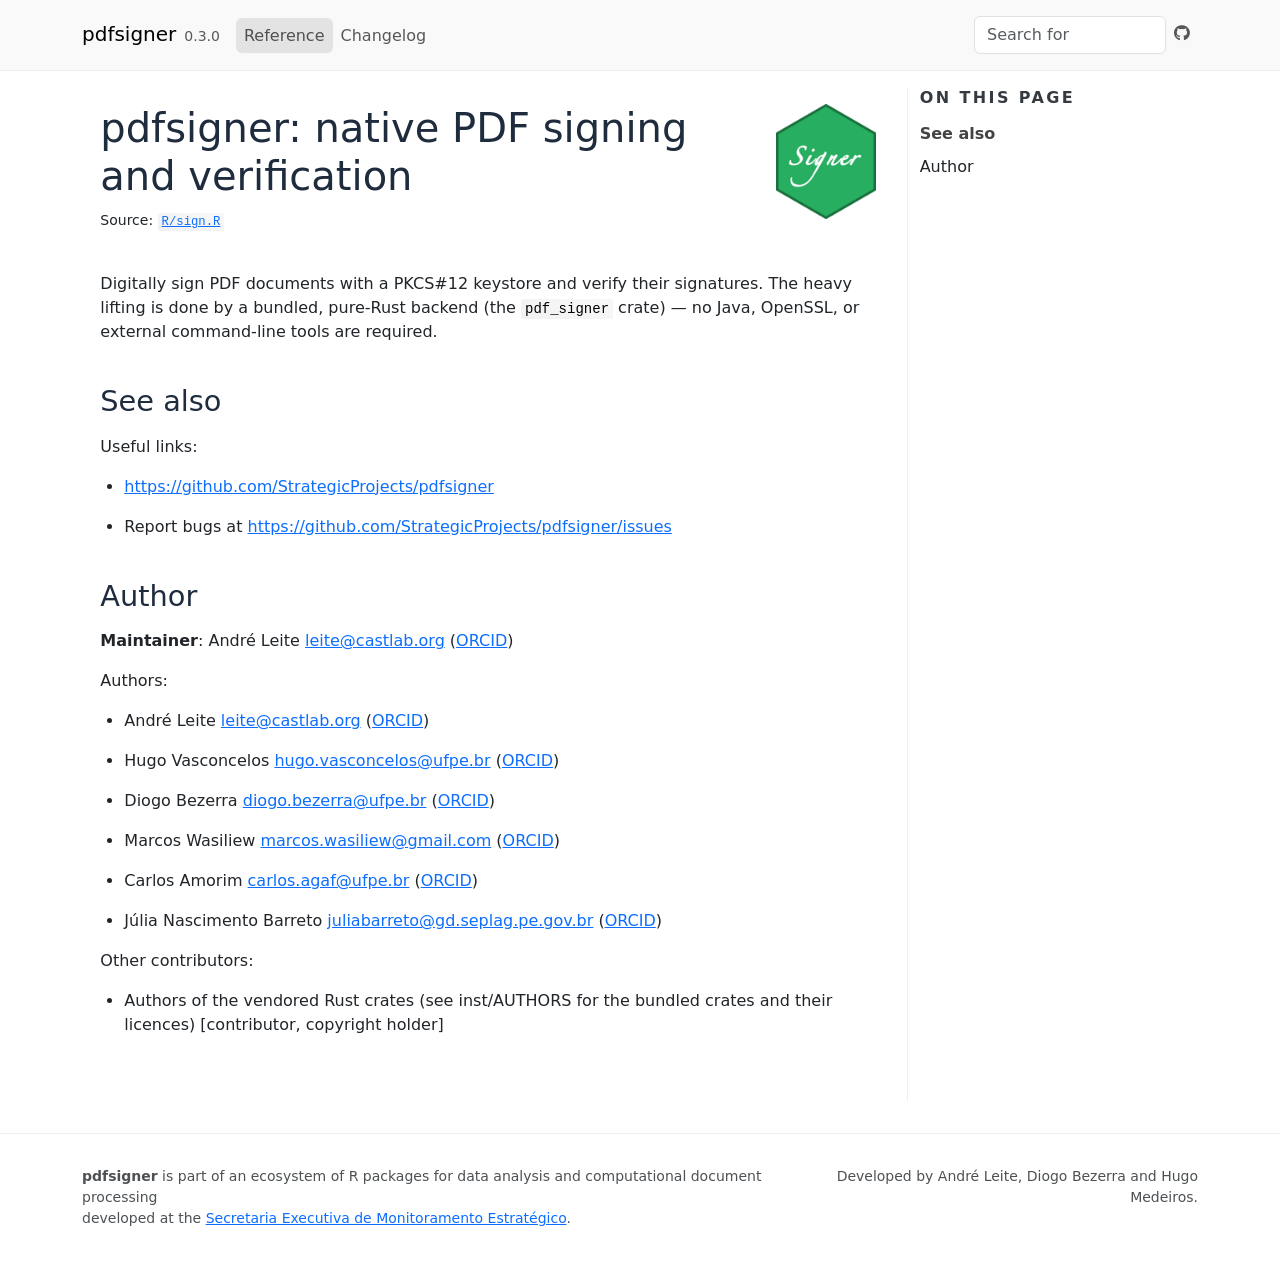
<file: reference/pdfsigner-package.html>
<!DOCTYPE html>
<!-- Generated by pkgdown: do not edit by hand --><html lang="en"><head><meta charset="UTF-8"><meta http-equiv="X-UA-Compatible" content="IE=edge"><meta name="viewport" content="width=device-width, initial-scale=1, shrink-to-fit=no"><title>pdfsigner: native PDF signing and verification — pdfsigner-package • pdfsigner</title><!-- favicons --><link rel="icon" type="image/png" sizes="96x96" href="../favicon-96x96.png"><link rel="icon" type="”image/svg+xml”" href="../favicon.svg"><link rel="apple-touch-icon" sizes="180x180" href="../apple-touch-icon.png"><link rel="icon" sizes="any" href="../favicon.ico"><link rel="manifest" href="../site.webmanifest"><script src="../lightswitch.js"></script><script src="../deps/jquery-3.6.0/jquery-3.6.0.min.js"></script><meta name="viewport" content="width=device-width, initial-scale=1, shrink-to-fit=no"><link href="../deps/bootstrap-5.3.8/bootstrap.min.css" rel="stylesheet"><script src="../deps/bootstrap-5.3.8/bootstrap.bundle.min.js"></script><link href="../deps/font-awesome-6.5.2/css/all.min.css" rel="stylesheet"><link href="../deps/font-awesome-6.5.2/css/v4-shims.min.css" rel="stylesheet"><script src="../deps/headroom-0.11.0/headroom.min.js"></script><script src="../deps/headroom-0.11.0/jQuery.headroom.min.js"></script><script src="../deps/bootstrap-toc-1.0.1/bootstrap-toc.min.js"></script><script src="../deps/clipboard.js-2.0.11/clipboard.min.js"></script><script src="../deps/search-1.0.0/autocomplete.jquery.min.js"></script><script src="../deps/search-1.0.0/fuse.min.js"></script><script src="../deps/search-1.0.0/mark.min.js"></script><!-- pkgdown --><script src="../pkgdown.js"></script><meta property="og:title" content="pdfsigner: native PDF signing and verification — pdfsigner-package"><meta name="description" content="Digitally sign PDF documents with a PKCS#12 keystore and verify their
signatures. The heavy lifting is done by a bundled, pure-Rust backend
(the pdf_signer crate) — no Java, OpenSSL, or external command-line tools
are required."><meta property="og:description" content="Digitally sign PDF documents with a PKCS#12 keystore and verify their
signatures. The heavy lifting is done by a bundled, pure-Rust backend
(the pdf_signer crate) — no Java, OpenSSL, or external command-line tools
are required."><meta property="og:image" content="https://strategicprojects.github.io/pdfsigner/logo.png"></head><body>
    <a href="#container" class="visually-hidden-focusable">Skip to content</a>


    <nav class="navbar navbar-expand-lg fixed-top " aria-label="Site navigation"><div class="container">

    <a class="navbar-brand me-2" href="../index.html">pdfsigner</a>

    <small class="nav-text text-muted me-auto" data-bs-toggle="tooltip" data-bs-placement="bottom" title="Released version">0.3.0</small>


    <button class="navbar-toggler" type="button" data-bs-toggle="collapse" data-bs-target="#navbar" aria-controls="navbar" aria-expanded="false" aria-label="Toggle navigation">
      <span class="navbar-toggler-icon"></span>
    </button>

    <div id="navbar" class="collapse navbar-collapse ms-3">
      <ul class="navbar-nav me-auto"><li class="active nav-item"><a class="nav-link" href="../reference/index.html">Reference</a></li>
<li class="nav-item"><a class="nav-link" href="../news/index.html">Changelog</a></li>
      </ul><ul class="navbar-nav"><li class="nav-item"><form class="form-inline" role="search">
 <input class="form-control" type="search" name="search-input" id="search-input" autocomplete="off" aria-label="Search site" placeholder="Search for" data-search-index="../search.json"></form></li>
<li class="nav-item"><a class="external-link nav-link" href="https://github.com/StrategicProjects/pdfsigner" aria-label="Github"><span class="fa fa-github"></span></a></li>
      </ul></div>


  </div>
</nav><div class="container template-reference-topic" id="container">
<div class="row">
  <main id="main" class="col-md-9"><div class="page-header">
      <img src="../logo.png" class="logo" alt=""><h1>pdfsigner: native PDF signing and verification</h1>
      <small class="dont-index">Source: <a href="https://github.com/StrategicProjects/pdfsigner/blob/main/R/sign.R" class="external-link"><code>R/sign.R</code></a></small>
      <div class="d-none name"><code>pdfsigner-package.Rd</code></div>
    </div>

    <div class="ref-description section level2">
    <p>Digitally sign PDF documents with a PKCS#12 keystore and verify their
signatures. The heavy lifting is done by a bundled, pure-Rust backend
(the <code>pdf_signer</code> crate) — no Java, OpenSSL, or external command-line tools
are required.</p>
    </div>


    <div class="section level2">
    <h2 id="see-also">See also<a class="anchor" aria-label="anchor" href="#see-also"></a></h2>
    <div class="dont-index"><p>Useful links:</p><ul><li><p><a href="https://github.com/StrategicProjects/pdfsigner" class="external-link">https://github.com/StrategicProjects/pdfsigner</a></p></li>
<li><p>Report bugs at <a href="https://github.com/StrategicProjects/pdfsigner/issues" class="external-link">https://github.com/StrategicProjects/pdfsigner/issues</a></p></li>
</ul></div>
    </div>
    <div class="section level2">
    <h2 id="author">Author<a class="anchor" aria-label="anchor" href="#author"></a></h2>
    <p><strong>Maintainer</strong>: André Leite <a href="mailto:leite@castlab.org">leite@castlab.org</a> (<a href="https://orcid.org/0000-0002-4718-9766" class="external-link">ORCID</a>)</p>
<p>Authors:</p><ul><li><p>André Leite <a href="mailto:leite@castlab.org">leite@castlab.org</a> (<a href="https://orcid.org/0000-0002-4718-9766" class="external-link">ORCID</a>)</p></li>
<li><p>Hugo Vasconcelos <a href="mailto:hugo.vasconcelos@ufpe.br">hugo.vasconcelos@ufpe.br</a> (<a href="https://orcid.org/0000-0001-6249-0920" class="external-link">ORCID</a>)</p></li>
<li><p>Diogo Bezerra <a href="mailto:diogo.bezerra@ufpe.br">diogo.bezerra@ufpe.br</a> (<a href="https://orcid.org/0000-0002-1216-8674" class="external-link">ORCID</a>)</p></li>
<li><p>Marcos Wasiliew <a href="mailto:marcos.wasiliew@gmail.com">marcos.wasiliew@gmail.com</a> (<a href="https://orcid.org/0009-0004-4694-3159" class="external-link">ORCID</a>)</p></li>
<li><p>Carlos Amorim <a href="mailto:carlos.agaf@ufpe.br">carlos.agaf@ufpe.br</a> (<a href="https://orcid.org/0000-0001-6315-8305" class="external-link">ORCID</a>)</p></li>
<li><p>Júlia Nascimento Barreto <a href="mailto:juliabarreto@gd.seplag.pe.gov.br">juliabarreto@gd.seplag.pe.gov.br</a> (<a href="https://orcid.org/0009-0004-2851-7770" class="external-link">ORCID</a>)</p></li>
</ul><p>Other contributors:</p><ul><li><p>Authors of the vendored Rust crates (see inst/AUTHORS for the bundled crates and their licences) [contributor, copyright holder]</p></li>
</ul></div>

  </main><aside class="col-md-3"><nav id="toc" aria-label="Table of contents"><h2>On this page</h2>
    </nav></aside></div>


   </div>
  <footer><div class="container">
  <div class="pkgdown-footer-left">
  <p><strong>pdfsigner</strong> is part of an ecosystem of R packages for data analysis and computational document processing<br>developed at the <a href="https://monitoramento.sepe.pe.gov.br" class="external-link">Secretaria Executiva de Monitoramento Estratégico</a>.</p>
</div>

<div class="pkgdown-footer-right">
  <p>Developed by André Leite, Diogo Bezerra and Hugo Medeiros.</p>
</div>

  </div></footer></body></html>
</file>
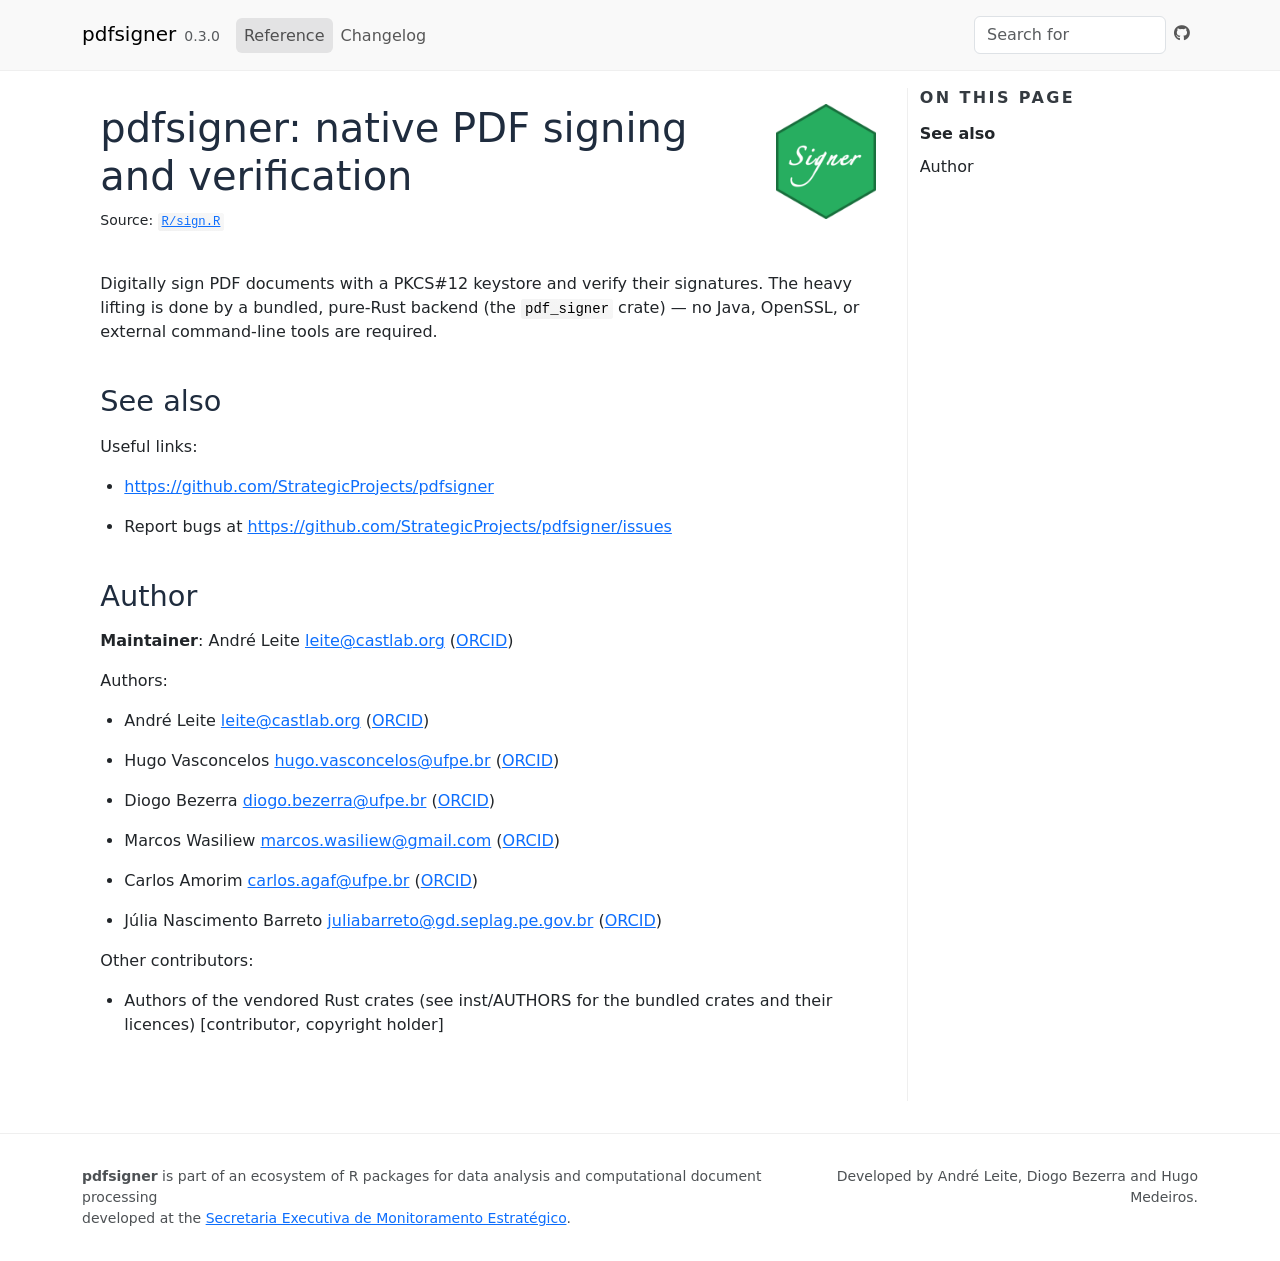
<file: reference/pdfsigner.html>
<html>
  <head>
    <meta http-equiv="refresh" content="0;URL=https://strategicprojects.github.io/pdfsigner/reference/pdfsigner-package.html" />
    <meta name="robots" content="noindex">
    <link rel="canonical" href="https://strategicprojects.github.io/pdfsigner/reference/pdfsigner-package.html">
  </head>
</html>
</file>
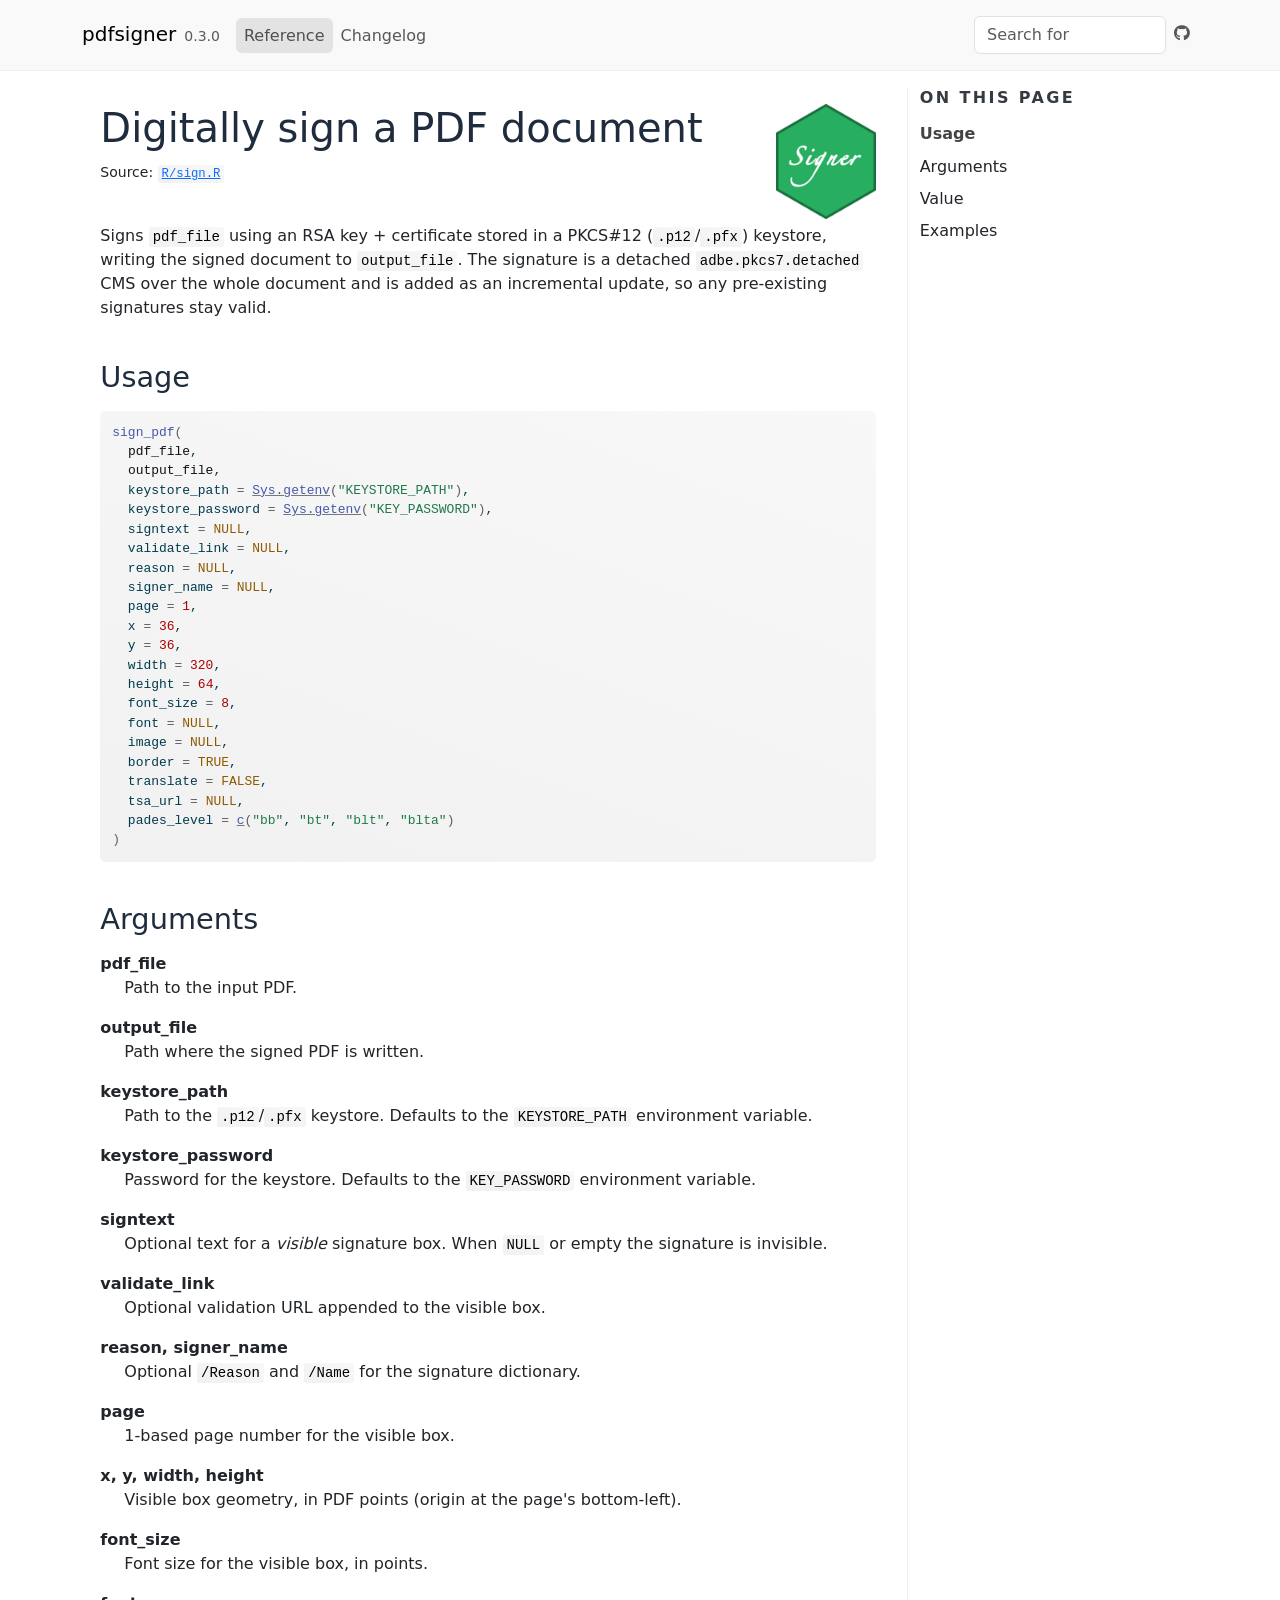
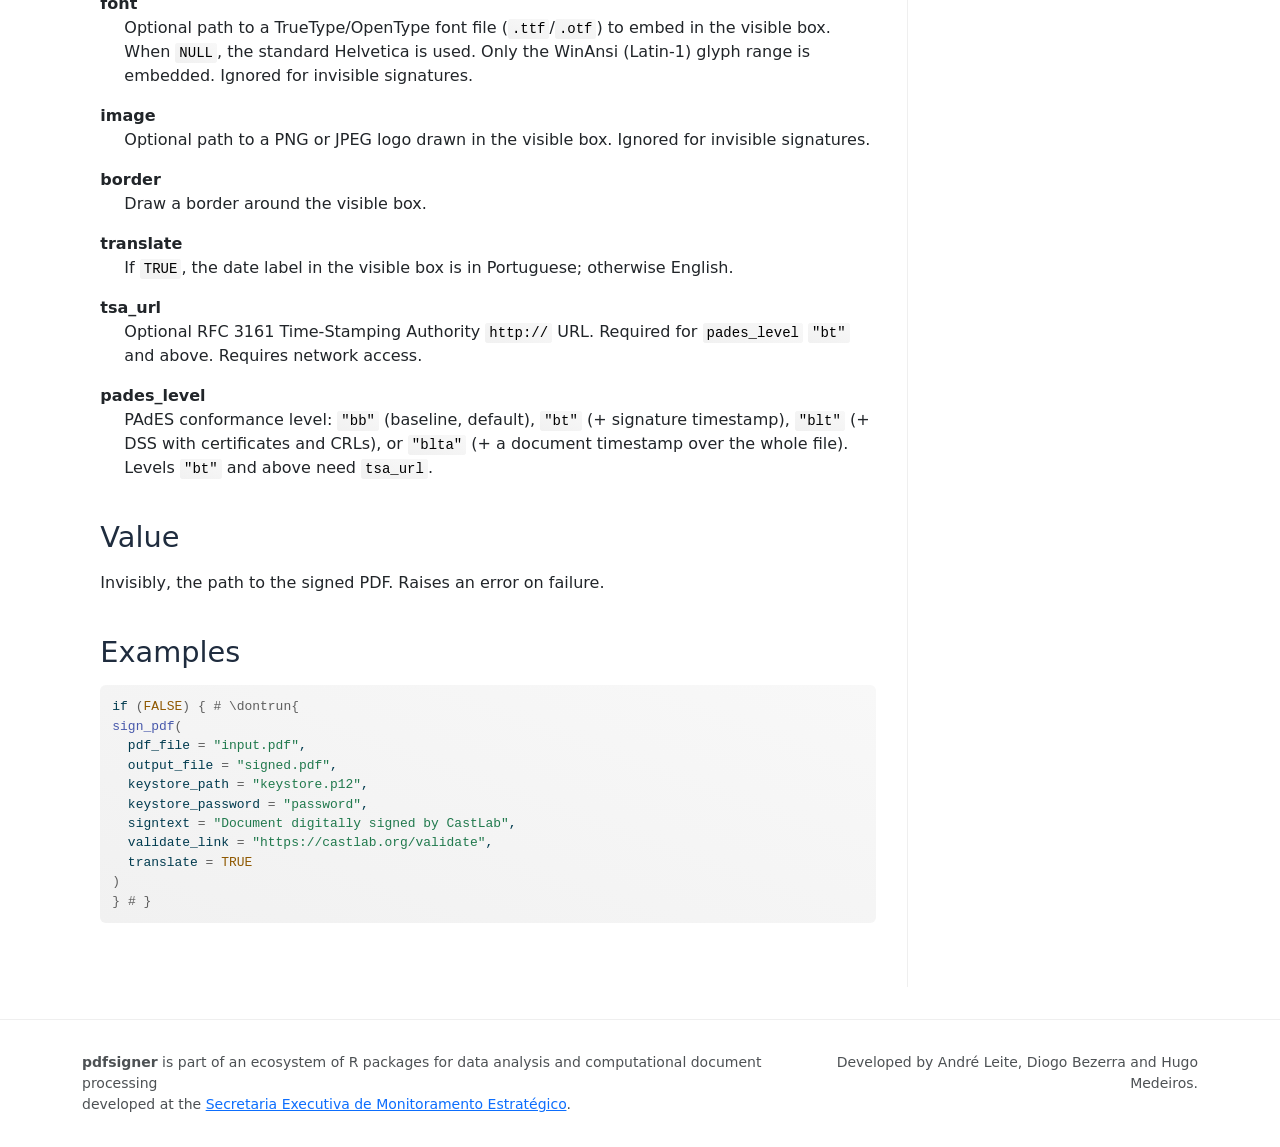
<file: reference/sign_pdf.html>
<!DOCTYPE html>
<!-- Generated by pkgdown: do not edit by hand --><html lang="en"><head><meta charset="UTF-8"><meta http-equiv="X-UA-Compatible" content="IE=edge"><meta name="viewport" content="width=device-width, initial-scale=1, shrink-to-fit=no"><title>Digitally sign a PDF document — sign_pdf • pdfsigner</title><!-- favicons --><link rel="icon" type="image/png" sizes="96x96" href="../favicon-96x96.png"><link rel="icon" type="”image/svg+xml”" href="../favicon.svg"><link rel="apple-touch-icon" sizes="180x180" href="../apple-touch-icon.png"><link rel="icon" sizes="any" href="../favicon.ico"><link rel="manifest" href="../site.webmanifest"><script src="../lightswitch.js"></script><script src="../deps/jquery-3.6.0/jquery-3.6.0.min.js"></script><meta name="viewport" content="width=device-width, initial-scale=1, shrink-to-fit=no"><link href="../deps/bootstrap-5.3.8/bootstrap.min.css" rel="stylesheet"><script src="../deps/bootstrap-5.3.8/bootstrap.bundle.min.js"></script><link href="../deps/font-awesome-6.5.2/css/all.min.css" rel="stylesheet"><link href="../deps/font-awesome-6.5.2/css/v4-shims.min.css" rel="stylesheet"><script src="../deps/headroom-0.11.0/headroom.min.js"></script><script src="../deps/headroom-0.11.0/jQuery.headroom.min.js"></script><script src="../deps/bootstrap-toc-1.0.1/bootstrap-toc.min.js"></script><script src="../deps/clipboard.js-2.0.11/clipboard.min.js"></script><script src="../deps/search-1.0.0/autocomplete.jquery.min.js"></script><script src="../deps/search-1.0.0/fuse.min.js"></script><script src="../deps/search-1.0.0/mark.min.js"></script><!-- pkgdown --><script src="../pkgdown.js"></script><meta property="og:title" content="Digitally sign a PDF document — sign_pdf"><meta name="description" content="Signs pdf_file using an RSA key + certificate stored in a PKCS#12
(.p12/.pfx) keystore, writing the signed document to output_file. The
signature is a detached adbe.pkcs7.detached CMS over the whole document and
is added as an incremental update, so any pre-existing signatures stay valid."><meta property="og:description" content="Signs pdf_file using an RSA key + certificate stored in a PKCS#12
(.p12/.pfx) keystore, writing the signed document to output_file. The
signature is a detached adbe.pkcs7.detached CMS over the whole document and
is added as an incremental update, so any pre-existing signatures stay valid."><meta property="og:image" content="https://strategicprojects.github.io/pdfsigner/logo.png"></head><body>
    <a href="#container" class="visually-hidden-focusable">Skip to content</a>


    <nav class="navbar navbar-expand-lg fixed-top " aria-label="Site navigation"><div class="container">

    <a class="navbar-brand me-2" href="../index.html">pdfsigner</a>

    <small class="nav-text text-muted me-auto" data-bs-toggle="tooltip" data-bs-placement="bottom" title="Released version">0.3.0</small>


    <button class="navbar-toggler" type="button" data-bs-toggle="collapse" data-bs-target="#navbar" aria-controls="navbar" aria-expanded="false" aria-label="Toggle navigation">
      <span class="navbar-toggler-icon"></span>
    </button>

    <div id="navbar" class="collapse navbar-collapse ms-3">
      <ul class="navbar-nav me-auto"><li class="active nav-item"><a class="nav-link" href="../reference/index.html">Reference</a></li>
<li class="nav-item"><a class="nav-link" href="../news/index.html">Changelog</a></li>
      </ul><ul class="navbar-nav"><li class="nav-item"><form class="form-inline" role="search">
 <input class="form-control" type="search" name="search-input" id="search-input" autocomplete="off" aria-label="Search site" placeholder="Search for" data-search-index="../search.json"></form></li>
<li class="nav-item"><a class="external-link nav-link" href="https://github.com/StrategicProjects/pdfsigner" aria-label="Github"><span class="fa fa-github"></span></a></li>
      </ul></div>


  </div>
</nav><div class="container template-reference-topic" id="container">
<div class="row">
  <main id="main" class="col-md-9"><div class="page-header">
      <img src="../logo.png" class="logo" alt=""><h1>Digitally sign a PDF document</h1>
      <small class="dont-index">Source: <a href="https://github.com/StrategicProjects/pdfsigner/blob/main/R/sign.R" class="external-link"><code>R/sign.R</code></a></small>
      <div class="d-none name"><code>sign_pdf.Rd</code></div>
    </div>

    <div class="ref-description section level2">
    <p>Signs <code>pdf_file</code> using an RSA key + certificate stored in a PKCS#12
(<code>.p12</code>/<code>.pfx</code>) keystore, writing the signed document to <code>output_file</code>. The
signature is a detached <code>adbe.pkcs7.detached</code> CMS over the whole document and
is added as an incremental update, so any pre-existing signatures stay valid.</p>
    </div>

    <div class="section level2">
    <h2 id="ref-usage">Usage<a class="anchor" aria-label="anchor" href="#ref-usage"></a></h2>
    <div class="sourceCode"><pre class="sourceCode r"><code><span><span class="fu">sign_pdf</span><span class="op">(</span></span>
<span>  <span class="va">pdf_file</span>,</span>
<span>  <span class="va">output_file</span>,</span>
<span>  keystore_path <span class="op">=</span> <span class="fu"><a href="https://rdrr.io/r/base/Sys.getenv.html" class="external-link">Sys.getenv</a></span><span class="op">(</span><span class="st">"KEYSTORE_PATH"</span><span class="op">)</span>,</span>
<span>  keystore_password <span class="op">=</span> <span class="fu"><a href="https://rdrr.io/r/base/Sys.getenv.html" class="external-link">Sys.getenv</a></span><span class="op">(</span><span class="st">"KEY_PASSWORD"</span><span class="op">)</span>,</span>
<span>  signtext <span class="op">=</span> <span class="cn">NULL</span>,</span>
<span>  validate_link <span class="op">=</span> <span class="cn">NULL</span>,</span>
<span>  reason <span class="op">=</span> <span class="cn">NULL</span>,</span>
<span>  signer_name <span class="op">=</span> <span class="cn">NULL</span>,</span>
<span>  page <span class="op">=</span> <span class="fl">1</span>,</span>
<span>  x <span class="op">=</span> <span class="fl">36</span>,</span>
<span>  y <span class="op">=</span> <span class="fl">36</span>,</span>
<span>  width <span class="op">=</span> <span class="fl">320</span>,</span>
<span>  height <span class="op">=</span> <span class="fl">64</span>,</span>
<span>  font_size <span class="op">=</span> <span class="fl">8</span>,</span>
<span>  font <span class="op">=</span> <span class="cn">NULL</span>,</span>
<span>  image <span class="op">=</span> <span class="cn">NULL</span>,</span>
<span>  border <span class="op">=</span> <span class="cn">TRUE</span>,</span>
<span>  translate <span class="op">=</span> <span class="cn">FALSE</span>,</span>
<span>  tsa_url <span class="op">=</span> <span class="cn">NULL</span>,</span>
<span>  pades_level <span class="op">=</span> <span class="fu"><a href="https://rdrr.io/r/base/c.html" class="external-link">c</a></span><span class="op">(</span><span class="st">"bb"</span>, <span class="st">"bt"</span>, <span class="st">"blt"</span>, <span class="st">"blta"</span><span class="op">)</span></span>
<span><span class="op">)</span></span></code></pre></div>
    </div>

    <div class="section level2">
    <h2 id="arguments">Arguments<a class="anchor" aria-label="anchor" href="#arguments"></a></h2>


<dl><dt id="arg-pdf-file">pdf_file<a class="anchor" aria-label="anchor" href="#arg-pdf-file"></a></dt>
<dd><p>Path to the input PDF.</p></dd>


<dt id="arg-output-file">output_file<a class="anchor" aria-label="anchor" href="#arg-output-file"></a></dt>
<dd><p>Path where the signed PDF is written.</p></dd>


<dt id="arg-keystore-path">keystore_path<a class="anchor" aria-label="anchor" href="#arg-keystore-path"></a></dt>
<dd><p>Path to the <code>.p12</code>/<code>.pfx</code> keystore. Defaults to the
<code>KEYSTORE_PATH</code> environment variable.</p></dd>


<dt id="arg-keystore-password">keystore_password<a class="anchor" aria-label="anchor" href="#arg-keystore-password"></a></dt>
<dd><p>Password for the keystore. Defaults to the
<code>KEY_PASSWORD</code> environment variable.</p></dd>


<dt id="arg-signtext">signtext<a class="anchor" aria-label="anchor" href="#arg-signtext"></a></dt>
<dd><p>Optional text for a <em>visible</em> signature box. When <code>NULL</code> or
empty the signature is invisible.</p></dd>


<dt id="arg-validate-link">validate_link<a class="anchor" aria-label="anchor" href="#arg-validate-link"></a></dt>
<dd><p>Optional validation URL appended to the visible box.</p></dd>


<dt id="arg-reason-signer-name">reason, signer_name<a class="anchor" aria-label="anchor" href="#arg-reason-signer-name"></a></dt>
<dd><p>Optional <code>/Reason</code> and <code>/Name</code> for the signature
dictionary.</p></dd>


<dt id="arg-page">page<a class="anchor" aria-label="anchor" href="#arg-page"></a></dt>
<dd><p>1-based page number for the visible box.</p></dd>


<dt id="arg-x-y-width-height">x, y, width, height<a class="anchor" aria-label="anchor" href="#arg-x-y-width-height"></a></dt>
<dd><p>Visible box geometry, in PDF points (origin at the
page's bottom-left).</p></dd>


<dt id="arg-font-size">font_size<a class="anchor" aria-label="anchor" href="#arg-font-size"></a></dt>
<dd><p>Font size for the visible box, in points.</p></dd>


<dt id="arg-font">font<a class="anchor" aria-label="anchor" href="#arg-font"></a></dt>
<dd><p>Optional path to a TrueType/OpenType font file (<code>.ttf</code>/<code>.otf</code>) to
embed in the visible box. When <code>NULL</code>, the standard Helvetica is used. Only
the WinAnsi (Latin-1) glyph range is embedded. Ignored for invisible
signatures.</p></dd>


<dt id="arg-image">image<a class="anchor" aria-label="anchor" href="#arg-image"></a></dt>
<dd><p>Optional path to a PNG or JPEG logo drawn in the visible box.
Ignored for invisible signatures.</p></dd>


<dt id="arg-border">border<a class="anchor" aria-label="anchor" href="#arg-border"></a></dt>
<dd><p>Draw a border around the visible box.</p></dd>


<dt id="arg-translate">translate<a class="anchor" aria-label="anchor" href="#arg-translate"></a></dt>
<dd><p>If <code>TRUE</code>, the date label in the visible box is in
Portuguese; otherwise English.</p></dd>


<dt id="arg-tsa-url">tsa_url<a class="anchor" aria-label="anchor" href="#arg-tsa-url"></a></dt>
<dd><p>Optional RFC 3161 Time-Stamping Authority <code>http://</code> URL.
Required for <code>pades_level</code> <code>"bt"</code> and above. Requires network access.</p></dd>


<dt id="arg-pades-level">pades_level<a class="anchor" aria-label="anchor" href="#arg-pades-level"></a></dt>
<dd><p>PAdES conformance level: <code>"bb"</code> (baseline, default),
<code>"bt"</code> (+ signature timestamp), <code>"blt"</code> (+ DSS with certificates and CRLs),
or <code>"blta"</code> (+ a document timestamp over the whole file). Levels <code>"bt"</code> and
above need <code>tsa_url</code>.</p></dd>

</dl></div>
    <div class="section level2">
    <h2 id="value">Value<a class="anchor" aria-label="anchor" href="#value"></a></h2>
    <p>Invisibly, the path to the signed PDF. Raises an error on failure.</p>
    </div>

    <div class="section level2">
    <h2 id="ref-examples">Examples<a class="anchor" aria-label="anchor" href="#ref-examples"></a></h2>
    <div class="sourceCode"><pre class="sourceCode r"><code><span class="r-in"><span><span class="kw">if</span> <span class="op">(</span><span class="cn">FALSE</span><span class="op">)</span> <span class="op">{</span> <span class="co"># \dontrun{</span></span></span>
<span class="r-in"><span><span class="fu">sign_pdf</span><span class="op">(</span></span></span>
<span class="r-in"><span>  pdf_file <span class="op">=</span> <span class="st">"input.pdf"</span>,</span></span>
<span class="r-in"><span>  output_file <span class="op">=</span> <span class="st">"signed.pdf"</span>,</span></span>
<span class="r-in"><span>  keystore_path <span class="op">=</span> <span class="st">"keystore.p12"</span>,</span></span>
<span class="r-in"><span>  keystore_password <span class="op">=</span> <span class="st">"password"</span>,</span></span>
<span class="r-in"><span>  signtext <span class="op">=</span> <span class="st">"Document digitally signed by CastLab"</span>,</span></span>
<span class="r-in"><span>  validate_link <span class="op">=</span> <span class="st">"https://castlab.org/validate"</span>,</span></span>
<span class="r-in"><span>  translate <span class="op">=</span> <span class="cn">TRUE</span></span></span>
<span class="r-in"><span><span class="op">)</span></span></span>
<span class="r-in"><span><span class="op">}</span> <span class="co"># }</span></span></span>
</code></pre></div>
    </div>
  </main><aside class="col-md-3"><nav id="toc" aria-label="Table of contents"><h2>On this page</h2>
    </nav></aside></div>


   </div>
  <footer><div class="container">
  <div class="pkgdown-footer-left">
  <p><strong>pdfsigner</strong> is part of an ecosystem of R packages for data analysis and computational document processing<br>developed at the <a href="https://monitoramento.sepe.pe.gov.br" class="external-link">Secretaria Executiva de Monitoramento Estratégico</a>.</p>
</div>

<div class="pkgdown-footer-right">
  <p>Developed by André Leite, Diogo Bezerra and Hugo Medeiros.</p>
</div>

  </div></footer></body></html>
</file>
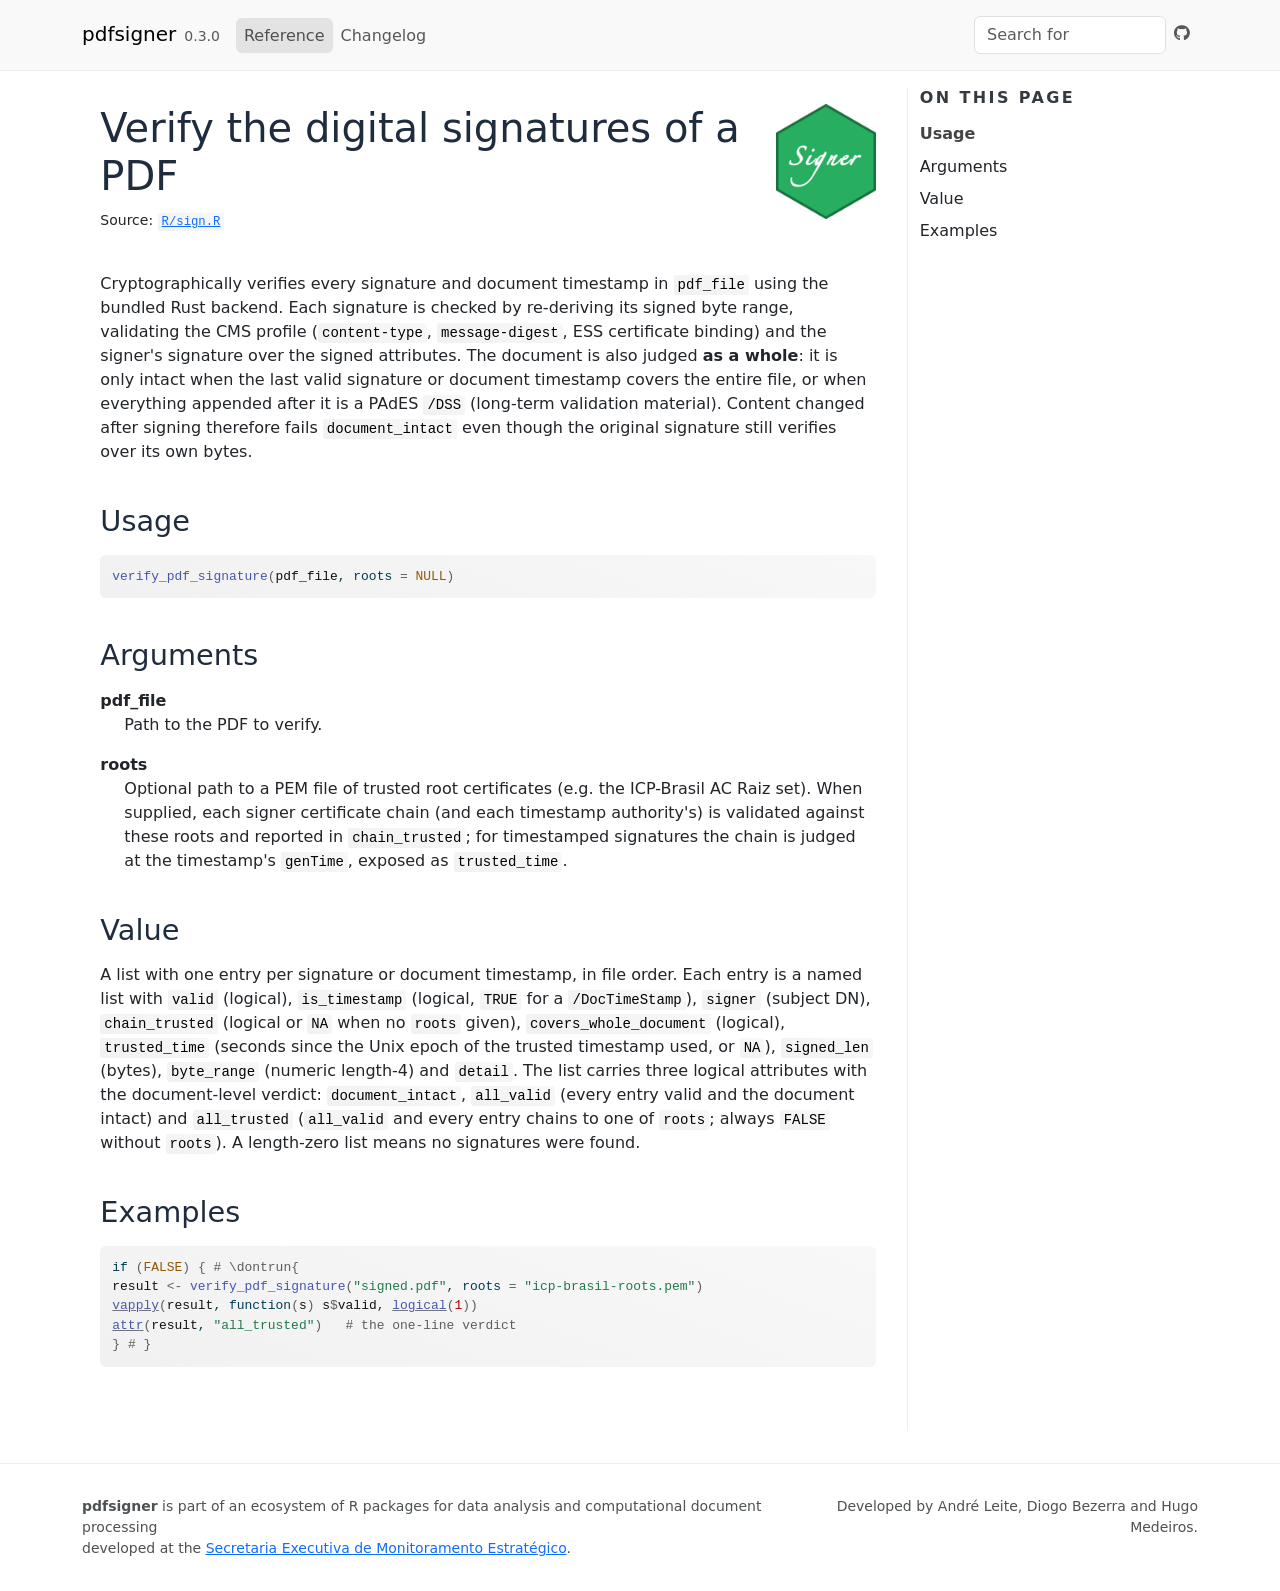
<file: reference/verify_pdf_signature.html>
<!DOCTYPE html>
<!-- Generated by pkgdown: do not edit by hand --><html lang="en"><head><meta charset="UTF-8"><meta http-equiv="X-UA-Compatible" content="IE=edge"><meta name="viewport" content="width=device-width, initial-scale=1, shrink-to-fit=no"><title>Verify the digital signatures of a PDF — verify_pdf_signature • pdfsigner</title><!-- favicons --><link rel="icon" type="image/png" sizes="96x96" href="../favicon-96x96.png"><link rel="icon" type="”image/svg+xml”" href="../favicon.svg"><link rel="apple-touch-icon" sizes="180x180" href="../apple-touch-icon.png"><link rel="icon" sizes="any" href="../favicon.ico"><link rel="manifest" href="../site.webmanifest"><script src="../lightswitch.js"></script><script src="../deps/jquery-3.6.0/jquery-3.6.0.min.js"></script><meta name="viewport" content="width=device-width, initial-scale=1, shrink-to-fit=no"><link href="../deps/bootstrap-5.3.8/bootstrap.min.css" rel="stylesheet"><script src="../deps/bootstrap-5.3.8/bootstrap.bundle.min.js"></script><link href="../deps/font-awesome-6.5.2/css/all.min.css" rel="stylesheet"><link href="../deps/font-awesome-6.5.2/css/v4-shims.min.css" rel="stylesheet"><script src="../deps/headroom-0.11.0/headroom.min.js"></script><script src="../deps/headroom-0.11.0/jQuery.headroom.min.js"></script><script src="../deps/bootstrap-toc-1.0.1/bootstrap-toc.min.js"></script><script src="../deps/clipboard.js-2.0.11/clipboard.min.js"></script><script src="../deps/search-1.0.0/autocomplete.jquery.min.js"></script><script src="../deps/search-1.0.0/fuse.min.js"></script><script src="../deps/search-1.0.0/mark.min.js"></script><!-- pkgdown --><script src="../pkgdown.js"></script><meta property="og:title" content="Verify the digital signatures of a PDF — verify_pdf_signature"><meta name="description" content="Cryptographically verifies every signature and document timestamp in
pdf_file using the bundled Rust backend. Each signature is checked by
re-deriving its signed byte range, validating the CMS profile
(content-type, message-digest, ESS certificate binding) and the signer's
signature over the signed attributes. The document is also judged as a
whole: it is only intact when the last valid signature or document
timestamp covers the entire file, or when everything appended after it is a
PAdES /DSS (long-term validation material). Content changed after signing
therefore fails document_intact even though the original signature still
verifies over its own bytes."><meta property="og:description" content="Cryptographically verifies every signature and document timestamp in
pdf_file using the bundled Rust backend. Each signature is checked by
re-deriving its signed byte range, validating the CMS profile
(content-type, message-digest, ESS certificate binding) and the signer's
signature over the signed attributes. The document is also judged as a
whole: it is only intact when the last valid signature or document
timestamp covers the entire file, or when everything appended after it is a
PAdES /DSS (long-term validation material). Content changed after signing
therefore fails document_intact even though the original signature still
verifies over its own bytes."><meta property="og:image" content="https://strategicprojects.github.io/pdfsigner/logo.png"></head><body>
    <a href="#container" class="visually-hidden-focusable">Skip to content</a>


    <nav class="navbar navbar-expand-lg fixed-top " aria-label="Site navigation"><div class="container">

    <a class="navbar-brand me-2" href="../index.html">pdfsigner</a>

    <small class="nav-text text-muted me-auto" data-bs-toggle="tooltip" data-bs-placement="bottom" title="Released version">0.3.0</small>


    <button class="navbar-toggler" type="button" data-bs-toggle="collapse" data-bs-target="#navbar" aria-controls="navbar" aria-expanded="false" aria-label="Toggle navigation">
      <span class="navbar-toggler-icon"></span>
    </button>

    <div id="navbar" class="collapse navbar-collapse ms-3">
      <ul class="navbar-nav me-auto"><li class="active nav-item"><a class="nav-link" href="../reference/index.html">Reference</a></li>
<li class="nav-item"><a class="nav-link" href="../news/index.html">Changelog</a></li>
      </ul><ul class="navbar-nav"><li class="nav-item"><form class="form-inline" role="search">
 <input class="form-control" type="search" name="search-input" id="search-input" autocomplete="off" aria-label="Search site" placeholder="Search for" data-search-index="../search.json"></form></li>
<li class="nav-item"><a class="external-link nav-link" href="https://github.com/StrategicProjects/pdfsigner" aria-label="Github"><span class="fa fa-github"></span></a></li>
      </ul></div>


  </div>
</nav><div class="container template-reference-topic" id="container">
<div class="row">
  <main id="main" class="col-md-9"><div class="page-header">
      <img src="../logo.png" class="logo" alt=""><h1>Verify the digital signatures of a PDF</h1>
      <small class="dont-index">Source: <a href="https://github.com/StrategicProjects/pdfsigner/blob/main/R/sign.R" class="external-link"><code>R/sign.R</code></a></small>
      <div class="d-none name"><code>verify_pdf_signature.Rd</code></div>
    </div>

    <div class="ref-description section level2">
    <p>Cryptographically verifies every signature and document timestamp in
<code>pdf_file</code> using the bundled Rust backend. Each signature is checked by
re-deriving its signed byte range, validating the CMS profile
(<code>content-type</code>, <code>message-digest</code>, ESS certificate binding) and the signer's
signature over the signed attributes. The document is also judged <strong>as a
whole</strong>: it is only intact when the last valid signature or document
timestamp covers the entire file, or when everything appended after it is a
PAdES <code>/DSS</code> (long-term validation material). Content changed after signing
therefore fails <code>document_intact</code> even though the original signature still
verifies over its own bytes.</p>
    </div>

    <div class="section level2">
    <h2 id="ref-usage">Usage<a class="anchor" aria-label="anchor" href="#ref-usage"></a></h2>
    <div class="sourceCode"><pre class="sourceCode r"><code><span><span class="fu">verify_pdf_signature</span><span class="op">(</span><span class="va">pdf_file</span>, roots <span class="op">=</span> <span class="cn">NULL</span><span class="op">)</span></span></code></pre></div>
    </div>

    <div class="section level2">
    <h2 id="arguments">Arguments<a class="anchor" aria-label="anchor" href="#arguments"></a></h2>


<dl><dt id="arg-pdf-file">pdf_file<a class="anchor" aria-label="anchor" href="#arg-pdf-file"></a></dt>
<dd><p>Path to the PDF to verify.</p></dd>


<dt id="arg-roots">roots<a class="anchor" aria-label="anchor" href="#arg-roots"></a></dt>
<dd><p>Optional path to a PEM file of trusted root certificates (e.g.
the ICP-Brasil AC Raiz set). When supplied, each signer certificate chain
(and each timestamp authority's) is validated against these roots and
reported in <code>chain_trusted</code>; for timestamped signatures the chain is judged
at the timestamp's <code>genTime</code>, exposed as <code>trusted_time</code>.</p></dd>

</dl></div>
    <div class="section level2">
    <h2 id="value">Value<a class="anchor" aria-label="anchor" href="#value"></a></h2>
    <p>A list with one entry per signature or document timestamp, in file
order. Each entry is a named list with <code>valid</code> (logical), <code>is_timestamp</code>
(logical, <code>TRUE</code> for a <code>/DocTimeStamp</code>), <code>signer</code> (subject DN),
<code>chain_trusted</code> (logical or <code>NA</code> when no <code>roots</code> given),
<code>covers_whole_document</code> (logical), <code>trusted_time</code> (seconds since the Unix
epoch of the trusted timestamp used, or <code>NA</code>), <code>signed_len</code> (bytes),
<code>byte_range</code> (numeric length-4) and <code>detail</code>. The list carries three
logical attributes with the document-level verdict: <code>document_intact</code>,
<code>all_valid</code> (every entry valid and the document intact) and <code>all_trusted</code>
(<code>all_valid</code> and every entry chains to one of <code>roots</code>; always <code>FALSE</code>
without <code>roots</code>). A length-zero list means no signatures were found.</p>
    </div>

    <div class="section level2">
    <h2 id="ref-examples">Examples<a class="anchor" aria-label="anchor" href="#ref-examples"></a></h2>
    <div class="sourceCode"><pre class="sourceCode r"><code><span class="r-in"><span><span class="kw">if</span> <span class="op">(</span><span class="cn">FALSE</span><span class="op">)</span> <span class="op">{</span> <span class="co"># \dontrun{</span></span></span>
<span class="r-in"><span><span class="va">result</span> <span class="op">&lt;-</span> <span class="fu">verify_pdf_signature</span><span class="op">(</span><span class="st">"signed.pdf"</span>, roots <span class="op">=</span> <span class="st">"icp-brasil-roots.pem"</span><span class="op">)</span></span></span>
<span class="r-in"><span><span class="fu"><a href="https://rdrr.io/r/base/lapply.html" class="external-link">vapply</a></span><span class="op">(</span><span class="va">result</span>, <span class="kw">function</span><span class="op">(</span><span class="va">s</span><span class="op">)</span> <span class="va">s</span><span class="op">$</span><span class="va">valid</span>, <span class="fu"><a href="https://rdrr.io/r/base/logical.html" class="external-link">logical</a></span><span class="op">(</span><span class="fl">1</span><span class="op">)</span><span class="op">)</span></span></span>
<span class="r-in"><span><span class="fu"><a href="https://rdrr.io/r/base/attr.html" class="external-link">attr</a></span><span class="op">(</span><span class="va">result</span>, <span class="st">"all_trusted"</span><span class="op">)</span>   <span class="co"># the one-line verdict</span></span></span>
<span class="r-in"><span><span class="op">}</span> <span class="co"># }</span></span></span>
</code></pre></div>
    </div>
  </main><aside class="col-md-3"><nav id="toc" aria-label="Table of contents"><h2>On this page</h2>
    </nav></aside></div>


   </div>
  <footer><div class="container">
  <div class="pkgdown-footer-left">
  <p><strong>pdfsigner</strong> is part of an ecosystem of R packages for data analysis and computational document processing<br>developed at the <a href="https://monitoramento.sepe.pe.gov.br" class="external-link">Secretaria Executiva de Monitoramento Estratégico</a>.</p>
</div>

<div class="pkgdown-footer-right">
  <p>Developed by André Leite, Diogo Bezerra and Hugo Medeiros.</p>
</div>

  </div></footer></body></html>
</file>
<file: deps/font-awesome-6.5.2/css/v4-shims.min.css>
/*!
 * Font Awesome Free 6.5.2 by @fontawesome - https://fontawesome.com
 * License - https://fontawesome.com/license/free (Icons: CC BY 4.0, Fonts: SIL OFL 1.1, Code: MIT License)
 * Copyright 2024 Fonticons, Inc.
 */
.fa.fa-glass:before{content:"\f000"}.fa.fa-envelope-o{font-family:"Font Awesome 6 Free";font-weight:400}.fa.fa-envelope-o:before{content:"\f0e0"}.fa.fa-star-o{font-family:"Font Awesome 6 Free";font-weight:400}.fa.fa-star-o:before{content:"\f005"}.fa.fa-close:before,.fa.fa-remove:before{content:"\f00d"}.fa.fa-gear:before{content:"\f013"}.fa.fa-trash-o{font-family:"Font Awesome 6 Free";font-weight:400}.fa.fa-trash-o:before{content:"\f2ed"}.fa.fa-home:before{content:"\f015"}.fa.fa-file-o{font-family:"Font Awesome 6 Free";font-weight:400}.fa.fa-file-o:before{content:"\f15b"}.fa.fa-clock-o{font-family:"Font Awesome 6 Free";font-weight:400}.fa.fa-clock-o:before{content:"\f017"}.fa.fa-arrow-circle-o-down{font-family:"Font Awesome 6 Free";font-weight:400}.fa.fa-arrow-circle-o-down:before{content:"\f358"}.fa.fa-arrow-circle-o-up{font-family:"Font Awesome 6 Free";font-weight:400}.fa.fa-arrow-circle-o-up:before{content:"\f35b"}.fa.fa-play-circle-o{font-family:"Font Awesome 6 Free";font-weight:400}.fa.fa-play-circle-o:before{content:"\f144"}.fa.fa-repeat:before,.fa.fa-rotate-right:before{content:"\f01e"}.fa.fa-refresh:before{content:"\f021"}.fa.fa-list-alt{font-family:"Font Awesome 6 Free";font-weight:400}.fa.fa-list-alt:before{content:"\f022"}.fa.fa-dedent:before{content:"\f03b"}.fa.fa-video-camera:before{content:"\f03d"}.fa.fa-picture-o{font-family:"Font Awesome 6 Free";font-weight:400}.fa.fa-picture-o:before{content:"\f03e"}.fa.fa-photo{font-family:"Font Awesome 6 Free";font-weight:400}.fa.fa-photo:before{content:"\f03e"}.fa.fa-image{font-family:"Font Awesome 6 Free";font-weight:400}.fa.fa-image:before{content:"\f03e"}.fa.fa-map-marker:before{content:"\f3c5"}.fa.fa-pencil-square-o{font-family:"Font Awesome 6 Free";font-weight:400}.fa.fa-pencil-square-o:before{content:"\f044"}.fa.fa-edit{font-family:"Font Awesome 6 Free";font-weight:400}.fa.fa-edit:before{content:"\f044"}.fa.fa-share-square-o:before{content:"\f14d"}.fa.fa-check-square-o{font-family:"Font Awesome 6 Free";font-weight:400}.fa.fa-check-square-o:before{content:"\f14a"}.fa.fa-arrows:before{content:"\f0b2"}.fa.fa-times-circle-o{font-family:"Font Awesome 6 Free";font-weight:400}.fa.fa-times-circle-o:before{content:"\f057"}.fa.fa-check-circle-o{font-family:"Font Awesome 6 Free";font-weight:400}.fa.fa-check-circle-o:before{content:"\f058"}.fa.fa-mail-forward:before{content:"\f064"}.fa.fa-expand:before{content:"\f424"}.fa.fa-compress:before{content:"\f422"}.fa.fa-eye,.fa.fa-eye-slash{font-family:"Font Awesome 6 Free";font-weight:400}.fa.fa-warning:before{content:"\f071"}.fa.fa-calendar:before{content:"\f073"}.fa.fa-arrows-v:before{content:"\f338"}.fa.fa-arrows-h:before{content:"\f337"}.fa.fa-bar-chart-o:before,.fa.fa-bar-chart:before{content:"\e0e3"}.fa.fa-twitter-square{font-family:"Font Awesome 6 Brands";font-weight:400}.fa.fa-twitter-square:before{content:"\f081"}.fa.fa-facebook-square{font-family:"Font Awesome 6 Brands";font-weight:400}.fa.fa-facebook-square:before{content:"\f082"}.fa.fa-gears:before{content:"\f085"}.fa.fa-thumbs-o-up{font-family:"Font Awesome 6 Free";font-weight:400}.fa.fa-thumbs-o-up:before{content:"\f164"}.fa.fa-thumbs-o-down{font-family:"Font Awesome 6 Free";font-weight:400}.fa.fa-thumbs-o-down:before{content:"\f165"}.fa.fa-heart-o{font-family:"Font Awesome 6 Free";font-weight:400}.fa.fa-heart-o:before{content:"\f004"}.fa.fa-sign-out:before{content:"\f2f5"}.fa.fa-linkedin-square{font-family:"Font Awesome 6 Brands";font-weight:400}.fa.fa-linkedin-square:before{content:"\f08c"}.fa.fa-thumb-tack:before{content:"\f08d"}.fa.fa-external-link:before{content:"\f35d"}.fa.fa-sign-in:before{content:"\f2f6"}.fa.fa-github-square{font-family:"Font Awesome 6 Brands";font-weight:400}.fa.fa-github-square:before{content:"\f092"}.fa.fa-lemon-o{font-family:"Font Awesome 6 Free";font-weight:400}.fa.fa-lemon-o:before{content:"\f094"}.fa.fa-square-o{font-family:"Font Awesome 6 Free";font-weight:400}.fa.fa-square-o:before{content:"\f0c8"}.fa.fa-bookmark-o{font-family:"Font Awesome 6 Free";font-weight:400}.fa.fa-bookmark-o:before{content:"\f02e"}.fa.fa-facebook,.fa.fa-twitter{font-family:"Font Awesome 6 Brands";font-weight:400}.fa.fa-facebook:before{content:"\f39e"}.fa.fa-facebook-f{font-family:"Font Awesome 6 Brands";font-weight:400}.fa.fa-facebook-f:before{content:"\f39e"}.fa.fa-github{font-family:"Font Awesome 6 Brands";font-weight:400}.fa.fa-credit-card{font-family:"Font Awesome 6 Free";font-weight:400}.fa.fa-feed:before{content:"\f09e"}.fa.fa-hdd-o{font-family:"Font Awesome 6 Free";font-weight:400}.fa.fa-hdd-o:before{content:"\f0a0"}.fa.fa-hand-o-right{font-family:"Font Awesome 6 Free";font-weight:400}.fa.fa-hand-o-right:before{content:"\f0a4"}.fa.fa-hand-o-left{font-family:"Font Awesome 6 Free";font-weight:400}.fa.fa-hand-o-left:before{content:"\f0a5"}.fa.fa-hand-o-up{font-family:"Font Awesome 6 Free";font-weight:400}.fa.fa-hand-o-up:before{content:"\f0a6"}.fa.fa-hand-o-down{font-family:"Font Awesome 6 Free";font-weight:400}.fa.fa-hand-o-down:before{content:"\f0a7"}.fa.fa-globe:before{content:"\f57d"}.fa.fa-tasks:before{content:"\f828"}.fa.fa-arrows-alt:before{content:"\f31e"}.fa.fa-group:before{content:"\f0c0"}.fa.fa-chain:before{content:"\f0c1"}.fa.fa-cut:before{content:"\f0c4"}.fa.fa-files-o{font-family:"Font Awesome 6 Free";font-weight:400}.fa.fa-files-o:before{content:"\f0c5"}.fa.fa-floppy-o{font-family:"Font Awesome 6 Free";font-weight:400}.fa.fa-floppy-o:before{content:"\f0c7"}.fa.fa-save{font-family:"Font Awesome 6 Free";font-weight:400}.fa.fa-save:before{content:"\f0c7"}.fa.fa-navicon:before,.fa.fa-reorder:before{content:"\f0c9"}.fa.fa-magic:before{content:"\e2ca"}.fa.fa-pinterest,.fa.fa-pinterest-square{font-family:"Font Awesome 6 Brands";font-weight:400}.fa.fa-pinterest-square:before{content:"\f0d3"}.fa.fa-google-plus-square{font-family:"Font Awesome 6 Brands";font-weight:400}.fa.fa-google-plus-square:before{content:"\f0d4"}.fa.fa-google-plus{font-family:"Font Awesome 6 Brands";font-weight:400}.fa.fa-google-plus:before{content:"\f0d5"}.fa.fa-money:before{content:"\f3d1"}.fa.fa-unsorted:before{content:"\f0dc"}.fa.fa-sort-desc:before{content:"\f0dd"}.fa.fa-sort-asc:before{content:"\f0de"}.fa.fa-linkedin{font-family:"Font Awesome 6 Brands";font-weight:400}.fa.fa-linkedin:before{content:"\f0e1"}.fa.fa-rotate-left:before{content:"\f0e2"}.fa.fa-legal:before{content:"\f0e3"}.fa.fa-dashboard:before,.fa.fa-tachometer:before{content:"\f625"}.fa.fa-comment-o{font-family:"Font Awesome 6 Free";font-weight:400}.fa.fa-comment-o:before{content:"\f075"}.fa.fa-comments-o{font-family:"Font Awesome 6 Free";font-weight:400}.fa.fa-comments-o:before{content:"\f086"}.fa.fa-flash:before{content:"\f0e7"}.fa.fa-clipboard:before{content:"\f0ea"}.fa.fa-lightbulb-o{font-family:"Font Awesome 6 Free";font-weight:400}.fa.fa-lightbulb-o:before{content:"\f0eb"}.fa.fa-exchange:before{content:"\f362"}.fa.fa-cloud-download:before{content:"\f0ed"}.fa.fa-cloud-upload:before{content:"\f0ee"}.fa.fa-bell-o{font-family:"Font Awesome 6 Free";font-weight:400}.fa.fa-bell-o:before{content:"\f0f3"}.fa.fa-cutlery:before{content:"\f2e7"}.fa.fa-file-text-o{font-family:"Font Awesome 6 Free";font-weight:400}.fa.fa-file-text-o:before{content:"\f15c"}.fa.fa-building-o{font-family:"Font Awesome 6 Free";font-weight:400}.fa.fa-building-o:before{content:"\f1ad"}.fa.fa-hospital-o{font-family:"Font Awesome 6 Free";font-weight:400}.fa.fa-hospital-o:before{content:"\f0f8"}.fa.fa-tablet:before{content:"\f3fa"}.fa.fa-mobile-phone:before,.fa.fa-mobile:before{content:"\f3cd"}.fa.fa-circle-o{font-family:"Font Awesome 6 Free";font-weight:400}.fa.fa-circle-o:before{content:"\f111"}.fa.fa-mail-reply:before{content:"\f3e5"}.fa.fa-github-alt{font-family:"Font Awesome 6 Brands";font-weight:400}.fa.fa-folder-o{font-family:"Font Awesome 6 Free";font-weight:400}.fa.fa-folder-o:before{content:"\f07b"}.fa.fa-folder-open-o{font-family:"Font Awesome 6 Free";font-weight:400}.fa.fa-folder-open-o:before{content:"\f07c"}.fa.fa-smile-o{font-family:"Font Awesome 6 Free";font-weight:400}.fa.fa-smile-o:before{content:"\f118"}.fa.fa-frown-o{font-family:"Font Awesome 6 Free";font-weight:400}.fa.fa-frown-o:before{content:"\f119"}.fa.fa-meh-o{font-family:"Font Awesome 6 Free";font-weight:400}.fa.fa-meh-o:before{content:"\f11a"}.fa.fa-keyboard-o{font-family:"Font Awesome 6 Free";font-weight:400}.fa.fa-keyboard-o:before{content:"\f11c"}.fa.fa-flag-o{font-family:"Font Awesome 6 Free";font-weight:400}.fa.fa-flag-o:before{content:"\f024"}.fa.fa-mail-reply-all:before{content:"\f122"}.fa.fa-star-half-o{font-family:"Font Awesome 6 Free";font-weight:400}.fa.fa-star-half-o:before{content:"\f5c0"}.fa.fa-star-half-empty{font-family:"Font Awesome 6 Free";font-weight:400}.fa.fa-star-half-empty:before{content:"\f5c0"}.fa.fa-star-half-full{font-family:"Font Awesome 6 Free";font-weight:400}.fa.fa-star-half-full:before{content:"\f5c0"}.fa.fa-code-fork:before{content:"\f126"}.fa.fa-chain-broken:before,.fa.fa-unlink:before{content:"\f127"}.fa.fa-calendar-o{font-family:"Font Awesome 6 Free";font-weight:400}.fa.fa-calendar-o:before{content:"\f133"}.fa.fa-css3,.fa.fa-html5,.fa.fa-maxcdn{font-family:"Font Awesome 6 Brands";font-weight:400}.fa.fa-unlock-alt:before{content:"\f09c"}.fa.fa-minus-square-o{font-family:"Font Awesome 6 Free";font-weight:400}.fa.fa-minus-square-o:before{content:"\f146"}.fa.fa-level-up:before{content:"\f3bf"}.fa.fa-level-down:before{content:"\f3be"}.fa.fa-pencil-square:before{content:"\f14b"}.fa.fa-external-link-square:before{content:"\f360"}.fa.fa-compass{font-family:"Font Awesome 6 Free";font-weight:400}.fa.fa-caret-square-o-down{font-family:"Font Awesome 6 Free";font-weight:400}.fa.fa-caret-square-o-down:before{content:"\f150"}.fa.fa-toggle-down{font-family:"Font Awesome 6 Free";font-weight:400}.fa.fa-toggle-down:before{content:"\f150"}.fa.fa-caret-square-o-up{font-family:"Font Awesome 6 Free";font-weight:400}.fa.fa-caret-square-o-up:before{content:"\f151"}.fa.fa-toggle-up{font-family:"Font Awesome 6 Free";font-weight:400}.fa.fa-toggle-up:before{content:"\f151"}.fa.fa-caret-square-o-right{font-family:"Font Awesome 6 Free";font-weight:400}.fa.fa-caret-square-o-right:before{content:"\f152"}.fa.fa-toggle-right{font-family:"Font Awesome 6 Free";font-weight:400}.fa.fa-toggle-right:before{content:"\f152"}.fa.fa-eur:before,.fa.fa-euro:before{content:"\f153"}.fa.fa-gbp:before{content:"\f154"}.fa.fa-dollar:before,.fa.fa-usd:before{content:"\24"}.fa.fa-inr:before,.fa.fa-rupee:before{content:"\e1bc"}.fa.fa-cny:before,.fa.fa-jpy:before,.fa.fa-rmb:before,.fa.fa-yen:before{content:"\f157"}.fa.fa-rouble:before,.fa.fa-rub:before,.fa.fa-ruble:before{content:"\f158"}.fa.fa-krw:before,.fa.fa-won:before{content:"\f159"}.fa.fa-bitcoin,.fa.fa-btc{font-family:"Font Awesome 6 Brands";font-weight:400}.fa.fa-bitcoin:before{content:"\f15a"}.fa.fa-file-text:before{content:"\f15c"}.fa.fa-sort-alpha-asc:before{content:"\f15d"}.fa.fa-sort-alpha-desc:before{content:"\f881"}.fa.fa-sort-amount-asc:before{content:"\f884"}.fa.fa-sort-amount-desc:before{content:"\f160"}.fa.fa-sort-numeric-asc:before{content:"\f162"}.fa.fa-sort-numeric-desc:before{content:"\f886"}.fa.fa-youtube-square{font-family:"Font Awesome 6 Brands";font-weight:400}.fa.fa-youtube-square:before{content:"\f431"}.fa.fa-xing,.fa.fa-xing-square,.fa.fa-youtube{font-family:"Font Awesome 6 Brands";font-weight:400}.fa.fa-xing-square:before{content:"\f169"}.fa.fa-youtube-play{font-family:"Font Awesome 6 Brands";font-weight:400}.fa.fa-youtube-play:before{content:"\f167"}.fa.fa-adn,.fa.fa-bitbucket,.fa.fa-bitbucket-square,.fa.fa-dropbox,.fa.fa-flickr,.fa.fa-instagram,.fa.fa-stack-overflow{font-family:"Font Awesome 6 Brands";font-weight:400}.fa.fa-bitbucket-square:before{content:"\f171"}.fa.fa-tumblr,.fa.fa-tumblr-square{font-family:"Font Awesome 6 Brands";font-weight:400}.fa.fa-tumblr-square:before{content:"\f174"}.fa.fa-long-arrow-down:before{content:"\f309"}.fa.fa-long-arrow-up:before{content:"\f30c"}.fa.fa-long-arrow-left:before{content:"\f30a"}.fa.fa-long-arrow-right:before{content:"\f30b"}.fa.fa-android,.fa.fa-apple,.fa.fa-dribbble,.fa.fa-foursquare,.fa.fa-gittip,.fa.fa-gratipay,.fa.fa-linux,.fa.fa-skype,.fa.fa-trello,.fa.fa-windows{font-family:"Font Awesome 6 Brands";font-weight:400}.fa.fa-gittip:before{content:"\f184"}.fa.fa-sun-o{font-family:"Font Awesome 6 Free";font-weight:400}.fa.fa-sun-o:before{content:"\f185"}.fa.fa-moon-o{font-family:"Font Awesome 6 Free";font-weight:400}.fa.fa-moon-o:before{content:"\f186"}.fa.fa-pagelines,.fa.fa-renren,.fa.fa-stack-exchange,.fa.fa-vk,.fa.fa-weibo{font-family:"Font Awesome 6 Brands";font-weight:400}.fa.fa-arrow-circle-o-right{font-family:"Font Awesome 6 Free";font-weight:400}.fa.fa-arrow-circle-o-right:before{content:"\f35a"}.fa.fa-arrow-circle-o-left{font-family:"Font Awesome 6 Free";font-weight:400}.fa.fa-arrow-circle-o-left:before{content:"\f359"}.fa.fa-caret-square-o-left{font-family:"Font Awesome 6 Free";font-weight:400}.fa.fa-caret-square-o-left:before{content:"\f191"}.fa.fa-toggle-left{font-family:"Font Awesome 6 Free";font-weight:400}.fa.fa-toggle-left:before{content:"\f191"}.fa.fa-dot-circle-o{font-family:"Font Awesome 6 Free";font-weight:400}.fa.fa-dot-circle-o:before{content:"\f192"}.fa.fa-vimeo-square{font-family:"Font Awesome 6 Brands";font-weight:400}.fa.fa-vimeo-square:before{content:"\f194"}.fa.fa-try:before,.fa.fa-turkish-lira:before{content:"\e2bb"}.fa.fa-plus-square-o{font-family:"Font Awesome 6 Free";font-weight:400}.fa.fa-plus-square-o:before{content:"\f0fe"}.fa.fa-openid,.fa.fa-slack,.fa.fa-wordpress{font-family:"Font Awesome 6 Brands";font-weight:400}.fa.fa-bank:before,.fa.fa-institution:before{content:"\f19c"}.fa.fa-mortar-board:before{content:"\f19d"}.fa.fa-google,.fa.fa-reddit,.fa.fa-reddit-square,.fa.fa-yahoo{font-family:"Font Awesome 6 Brands";font-weight:400}.fa.fa-reddit-square:before{content:"\f1a2"}.fa.fa-behance,.fa.fa-behance-square,.fa.fa-delicious,.fa.fa-digg,.fa.fa-drupal,.fa.fa-joomla,.fa.fa-pied-piper-alt,.fa.fa-pied-piper-pp,.fa.fa-stumbleupon,.fa.fa-stumbleupon-circle{font-family:"Font Awesome 6 Brands";font-weight:400}.fa.fa-behance-square:before{content:"\f1b5"}.fa.fa-steam,.fa.fa-steam-square{font-family:"Font Awesome 6 Brands";font-weight:400}.fa.fa-steam-square:before{content:"\f1b7"}.fa.fa-automobile:before{content:"\f1b9"}.fa.fa-cab:before{content:"\f1ba"}.fa.fa-deviantart,.fa.fa-soundcloud,.fa.fa-spotify{font-family:"Font Awesome 6 Brands";font-weight:400}.fa.fa-file-pdf-o{font-family:"Font Awesome 6 Free";font-weight:400}.fa.fa-file-pdf-o:before{content:"\f1c1"}.fa.fa-file-word-o{font-family:"Font Awesome 6 Free";font-weight:400}.fa.fa-file-word-o:before{content:"\f1c2"}.fa.fa-file-excel-o{font-family:"Font Awesome 6 Free";font-weight:400}.fa.fa-file-excel-o:before{content:"\f1c3"}.fa.fa-file-powerpoint-o{font-family:"Font Awesome 6 Free";font-weight:400}.fa.fa-file-powerpoint-o:before{content:"\f1c4"}.fa.fa-file-image-o{font-family:"Font Awesome 6 Free";font-weight:400}.fa.fa-file-image-o:before{content:"\f1c5"}.fa.fa-file-photo-o{font-family:"Font Awesome 6 Free";font-weight:400}.fa.fa-file-photo-o:before{content:"\f1c5"}.fa.fa-file-picture-o{font-family:"Font Awesome 6 Free";font-weight:400}.fa.fa-file-picture-o:before{content:"\f1c5"}.fa.fa-file-archive-o{font-family:"Font Awesome 6 Free";font-weight:400}.fa.fa-file-archive-o:before{content:"\f1c6"}.fa.fa-file-zip-o{font-family:"Font Awesome 6 Free";font-weight:400}.fa.fa-file-zip-o:before{content:"\f1c6"}.fa.fa-file-audio-o{font-family:"Font Awesome 6 Free";font-weight:400}.fa.fa-file-audio-o:before{content:"\f1c7"}.fa.fa-file-sound-o{font-family:"Font Awesome 6 Free";font-weight:400}.fa.fa-file-sound-o:before{content:"\f1c7"}.fa.fa-file-video-o{font-family:"Font Awesome 6 Free";font-weight:400}.fa.fa-file-video-o:before{content:"\f1c8"}.fa.fa-file-movie-o{font-family:"Font Awesome 6 Free";font-weight:400}.fa.fa-file-movie-o:before{content:"\f1c8"}.fa.fa-file-code-o{font-family:"Font Awesome 6 Free";font-weight:400}.fa.fa-file-code-o:before{content:"\f1c9"}.fa.fa-codepen,.fa.fa-jsfiddle,.fa.fa-vine{font-family:"Font Awesome 6 Brands";font-weight:400}.fa.fa-life-bouy:before,.fa.fa-life-buoy:before,.fa.fa-life-saver:before,.fa.fa-support:before{content:"\f1cd"}.fa.fa-circle-o-notch:before{content:"\f1ce"}.fa.fa-ra,.fa.fa-rebel{font-family:"Font Awesome 6 Brands";font-weight:400}.fa.fa-ra:before{content:"\f1d0"}.fa.fa-resistance{font-family:"Font Awesome 6 Brands";font-weight:400}.fa.fa-resistance:before{content:"\f1d0"}.fa.fa-empire,.fa.fa-ge{font-family:"Font Awesome 6 Brands";font-weight:400}.fa.fa-ge:before{content:"\f1d1"}.fa.fa-git-square{font-family:"Font Awesome 6 Brands";font-weight:400}.fa.fa-git-square:before{content:"\f1d2"}.fa.fa-git,.fa.fa-hacker-news,.fa.fa-y-combinator-square{font-family:"Font Awesome 6 Brands";font-weight:400}.fa.fa-y-combinator-square:before{content:"\f1d4"}.fa.fa-yc-square{font-family:"Font Awesome 6 Brands";font-weight:400}.fa.fa-yc-square:before{content:"\f1d4"}.fa.fa-qq,.fa.fa-tencent-weibo,.fa.fa-wechat,.fa.fa-weixin{font-family:"Font Awesome 6 Brands";font-weight:400}.fa.fa-wechat:before{content:"\f1d7"}.fa.fa-send:before{content:"\f1d8"}.fa.fa-paper-plane-o{font-family:"Font Awesome 6 Free";font-weight:400}.fa.fa-paper-plane-o:before{content:"\f1d8"}.fa.fa-send-o{font-family:"Font Awesome 6 Free";font-weight:400}.fa.fa-send-o:before{content:"\f1d8"}.fa.fa-circle-thin{font-family:"Font Awesome 6 Free";font-weight:400}.fa.fa-circle-thin:before{content:"\f111"}.fa.fa-header:before{content:"\f1dc"}.fa.fa-futbol-o{font-family:"Font Awesome 6 Free";font-weight:400}.fa.fa-futbol-o:before{content:"\f1e3"}.fa.fa-soccer-ball-o{font-family:"Font Awesome 6 Free";font-weight:400}.fa.fa-soccer-ball-o:before{content:"\f1e3"}.fa.fa-slideshare,.fa.fa-twitch,.fa.fa-yelp{font-family:"Font Awesome 6 Brands";font-weight:400}.fa.fa-newspaper-o{font-family:"Font Awesome 6 Free";font-weight:400}.fa.fa-newspaper-o:before{content:"\f1ea"}.fa.fa-cc-amex,.fa.fa-cc-discover,.fa.fa-cc-mastercard,.fa.fa-cc-paypal,.fa.fa-cc-stripe,.fa.fa-cc-visa,.fa.fa-google-wallet,.fa.fa-paypal{font-family:"Font Awesome 6 Brands";font-weight:400}.fa.fa-bell-slash-o{font-family:"Font Awesome 6 Free";font-weight:400}.fa.fa-bell-slash-o:before{content:"\f1f6"}.fa.fa-trash:before{content:"\f2ed"}.fa.fa-copyright{font-family:"Font Awesome 6 Free";font-weight:400}.fa.fa-eyedropper:before{content:"\f1fb"}.fa.fa-area-chart:before{content:"\f1fe"}.fa.fa-pie-chart:before{content:"\f200"}.fa.fa-line-chart:before{content:"\f201"}.fa.fa-lastfm,.fa.fa-lastfm-square{font-family:"Font Awesome 6 Brands";font-weight:400}.fa.fa-lastfm-square:before{content:"\f203"}.fa.fa-angellist,.fa.fa-ioxhost{font-family:"Font Awesome 6 Brands";font-weight:400}.fa.fa-cc{font-family:"Font Awesome 6 Free";font-weight:400}.fa.fa-cc:before{content:"\f20a"}.fa.fa-ils:before,.fa.fa-shekel:before,.fa.fa-sheqel:before{content:"\f20b"}.fa.fa-buysellads,.fa.fa-connectdevelop,.fa.fa-dashcube,.fa.fa-forumbee,.fa.fa-leanpub,.fa.fa-sellsy,.fa.fa-shirtsinbulk,.fa.fa-simplybuilt,.fa.fa-skyatlas{font-family:"Font Awesome 6 Brands";font-weight:400}.fa.fa-diamond{font-family:"Font Awesome 6 Free";font-weight:400}.fa.fa-diamond:before{content:"\f3a5"}.fa.fa-intersex:before,.fa.fa-transgender:before{content:"\f224"}.fa.fa-transgender-alt:before{content:"\f225"}.fa.fa-facebook-official{font-family:"Font Awesome 6 Brands";font-weight:400}.fa.fa-facebook-official:before{content:"\f09a"}.fa.fa-pinterest-p,.fa.fa-whatsapp{font-family:"Font Awesome 6 Brands";font-weight:400}.fa.fa-hotel:before{content:"\f236"}.fa.fa-medium,.fa.fa-viacoin,.fa.fa-y-combinator,.fa.fa-yc{font-family:"Font Awesome 6 Brands";font-weight:400}.fa.fa-yc:before{content:"\f23b"}.fa.fa-expeditedssl,.fa.fa-opencart,.fa.fa-optin-monster{font-family:"Font Awesome 6 Brands";font-weight:400}.fa.fa-battery-4:before,.fa.fa-battery:before{content:"\f240"}.fa.fa-battery-3:before{content:"\f241"}.fa.fa-battery-2:before{content:"\f242"}.fa.fa-battery-1:before{content:"\f243"}.fa.fa-battery-0:before{content:"\f244"}.fa.fa-object-group,.fa.fa-object-ungroup,.fa.fa-sticky-note-o{font-family:"Font Awesome 6 Free";font-weight:400}.fa.fa-sticky-note-o:before{content:"\f249"}.fa.fa-cc-diners-club,.fa.fa-cc-jcb{font-family:"Font Awesome 6 Brands";font-weight:400}.fa.fa-clone{font-family:"Font Awesome 6 Free";font-weight:400}.fa.fa-hourglass-o:before{content:"\f254"}.fa.fa-hourglass-1:before{content:"\f251"}.fa.fa-hourglass-2:before{content:"\f252"}.fa.fa-hourglass-3:before{content:"\f253"}.fa.fa-hand-rock-o{font-family:"Font Awesome 6 Free";font-weight:400}.fa.fa-hand-rock-o:before{content:"\f255"}.fa.fa-hand-grab-o{font-family:"Font Awesome 6 Free";font-weight:400}.fa.fa-hand-grab-o:before{content:"\f255"}.fa.fa-hand-paper-o{font-family:"Font Awesome 6 Free";font-weight:400}.fa.fa-hand-paper-o:before{content:"\f256"}.fa.fa-hand-stop-o{font-family:"Font Awesome 6 Free";font-weight:400}.fa.fa-hand-stop-o:before{content:"\f256"}.fa.fa-hand-scissors-o{font-family:"Font Awesome 6 Free";font-weight:400}.fa.fa-hand-scissors-o:before{content:"\f257"}.fa.fa-hand-lizard-o{font-family:"Font Awesome 6 Free";font-weight:400}.fa.fa-hand-lizard-o:before{content:"\f258"}.fa.fa-hand-spock-o{font-family:"Font Awesome 6 Free";font-weight:400}.fa.fa-hand-spock-o:before{content:"\f259"}.fa.fa-hand-pointer-o{font-family:"Font Awesome 6 Free";font-weight:400}.fa.fa-hand-pointer-o:before{content:"\f25a"}.fa.fa-hand-peace-o{font-family:"Font Awesome 6 Free";font-weight:400}.fa.fa-hand-peace-o:before{content:"\f25b"}.fa.fa-registered{font-family:"Font Awesome 6 Free";font-weight:400}.fa.fa-creative-commons,.fa.fa-gg,.fa.fa-gg-circle,.fa.fa-odnoklassniki,.fa.fa-odnoklassniki-square{font-family:"Font Awesome 6 Brands";font-weight:400}.fa.fa-odnoklassniki-square:before{content:"\f264"}.fa.fa-chrome,.fa.fa-firefox,.fa.fa-get-pocket,.fa.fa-internet-explorer,.fa.fa-opera,.fa.fa-safari,.fa.fa-wikipedia-w{font-family:"Font Awesome 6 Brands";font-weight:400}.fa.fa-television:before{content:"\f26c"}.fa.fa-500px,.fa.fa-amazon,.fa.fa-contao{font-family:"Font Awesome 6 Brands";font-weight:400}.fa.fa-calendar-plus-o{font-family:"Font Awesome 6 Free";font-weight:400}.fa.fa-calendar-plus-o:before{content:"\f271"}.fa.fa-calendar-minus-o{font-family:"Font Awesome 6 Free";font-weight:400}.fa.fa-calendar-minus-o:before{content:"\f272"}.fa.fa-calendar-times-o{font-family:"Font Awesome 6 Free";font-weight:400}.fa.fa-calendar-times-o:before{content:"\f273"}.fa.fa-calendar-check-o{font-family:"Font Awesome 6 Free";font-weight:400}.fa.fa-calendar-check-o:before{content:"\f274"}.fa.fa-map-o{font-family:"Font Awesome 6 Free";font-weight:400}.fa.fa-map-o:before{content:"\f279"}.fa.fa-commenting:before{content:"\f4ad"}.fa.fa-commenting-o{font-family:"Font Awesome 6 Free";font-weight:400}.fa.fa-commenting-o:before{content:"\f4ad"}.fa.fa-houzz,.fa.fa-vimeo{font-family:"Font Awesome 6 Brands";font-weight:400}.fa.fa-vimeo:before{content:"\f27d"}.fa.fa-black-tie,.fa.fa-edge,.fa.fa-fonticons,.fa.fa-reddit-alien{font-family:"Font Awesome 6 Brands";font-weight:400}.fa.fa-credit-card-alt:before{content:"\f09d"}.fa.fa-codiepie,.fa.fa-fort-awesome,.fa.fa-mixcloud,.fa.fa-modx,.fa.fa-product-hunt,.fa.fa-scribd,.fa.fa-usb{font-family:"Font Awesome 6 Brands";font-weight:400}.fa.fa-pause-circle-o{font-family:"Font Awesome 6 Free";font-weight:400}.fa.fa-pause-circle-o:before{content:"\f28b"}.fa.fa-stop-circle-o{font-family:"Font Awesome 6 Free";font-weight:400}.fa.fa-stop-circle-o:before{content:"\f28d"}.fa.fa-bluetooth,.fa.fa-bluetooth-b,.fa.fa-envira,.fa.fa-gitlab,.fa.fa-wheelchair-alt,.fa.fa-wpbeginner,.fa.fa-wpforms{font-family:"Font Awesome 6 Brands";font-weight:400}.fa.fa-wheelchair-alt:before{content:"\f368"}.fa.fa-question-circle-o{font-family:"Font Awesome 6 Free";font-weight:400}.fa.fa-question-circle-o:before{content:"\f059"}.fa.fa-volume-control-phone:before{content:"\f2a0"}.fa.fa-asl-interpreting:before{content:"\f2a3"}.fa.fa-deafness:before,.fa.fa-hard-of-hearing:before{content:"\f2a4"}.fa.fa-glide,.fa.fa-glide-g{font-family:"Font Awesome 6 Brands";font-weight:400}.fa.fa-signing:before{content:"\f2a7"}.fa.fa-viadeo,.fa.fa-viadeo-square{font-family:"Font Awesome 6 Brands";font-weight:400}.fa.fa-viadeo-square:before{content:"\f2aa"}.fa.fa-snapchat,.fa.fa-snapchat-ghost{font-family:"Font Awesome 6 Brands";font-weight:400}.fa.fa-snapchat-ghost:before{content:"\f2ab"}.fa.fa-snapchat-square{font-family:"Font Awesome 6 Brands";font-weight:400}.fa.fa-snapchat-square:before{content:"\f2ad"}.fa.fa-first-order,.fa.fa-google-plus-official,.fa.fa-pied-piper,.fa.fa-themeisle,.fa.fa-yoast{font-family:"Font Awesome 6 Brands";font-weight:400}.fa.fa-google-plus-official:before{content:"\f2b3"}.fa.fa-google-plus-circle{font-family:"Font Awesome 6 Brands";font-weight:400}.fa.fa-google-plus-circle:before{content:"\f2b3"}.fa.fa-fa,.fa.fa-font-awesome{font-family:"Font Awesome 6 Brands";font-weight:400}.fa.fa-fa:before{content:"\f2b4"}.fa.fa-handshake-o{font-family:"Font Awesome 6 Free";font-weight:400}.fa.fa-handshake-o:before{content:"\f2b5"}.fa.fa-envelope-open-o{font-family:"Font Awesome 6 Free";font-weight:400}.fa.fa-envelope-open-o:before{content:"\f2b6"}.fa.fa-linode{font-family:"Font Awesome 6 Brands";font-weight:400}.fa.fa-address-book-o{font-family:"Font Awesome 6 Free";font-weight:400}.fa.fa-address-book-o:before{content:"\f2b9"}.fa.fa-vcard:before{content:"\f2bb"}.fa.fa-address-card-o{font-family:"Font Awesome 6 Free";font-weight:400}.fa.fa-address-card-o:before{content:"\f2bb"}.fa.fa-vcard-o{font-family:"Font Awesome 6 Free";font-weight:400}.fa.fa-vcard-o:before{content:"\f2bb"}.fa.fa-user-circle-o{font-family:"Font Awesome 6 Free";font-weight:400}.fa.fa-user-circle-o:before{content:"\f2bd"}.fa.fa-user-o{font-family:"Font Awesome 6 Free";font-weight:400}.fa.fa-user-o:before{content:"\f007"}.fa.fa-id-badge{font-family:"Font Awesome 6 Free";font-weight:400}.fa.fa-drivers-license:before{content:"\f2c2"}.fa.fa-id-card-o{font-family:"Font Awesome 6 Free";font-weight:400}.fa.fa-id-card-o:before{content:"\f2c2"}.fa.fa-drivers-license-o{font-family:"Font Awesome 6 Free";font-weight:400}.fa.fa-drivers-license-o:before{content:"\f2c2"}.fa.fa-free-code-camp,.fa.fa-quora,.fa.fa-telegram{font-family:"Font Awesome 6 Brands";font-weight:400}.fa.fa-thermometer-4:before,.fa.fa-thermometer:before{content:"\f2c7"}.fa.fa-thermometer-3:before{content:"\f2c8"}.fa.fa-thermometer-2:before{content:"\f2c9"}.fa.fa-thermometer-1:before{content:"\f2ca"}.fa.fa-thermometer-0:before{content:"\f2cb"}.fa.fa-bathtub:before,.fa.fa-s15:before{content:"\f2cd"}.fa.fa-window-maximize,.fa.fa-window-restore{font-family:"Font Awesome 6 Free";font-weight:400}.fa.fa-times-rectangle:before{content:"\f410"}.fa.fa-window-close-o{font-family:"Font Awesome 6 Free";font-weight:400}.fa.fa-window-close-o:before{content:"\f410"}.fa.fa-times-rectangle-o{font-family:"Font Awesome 6 Free";font-weight:400}.fa.fa-times-rectangle-o:before{content:"\f410"}.fa.fa-bandcamp,.fa.fa-eercast,.fa.fa-etsy,.fa.fa-grav,.fa.fa-imdb,.fa.fa-ravelry{font-family:"Font Awesome 6 Brands";font-weight:400}.fa.fa-eercast:before{content:"\f2da"}.fa.fa-snowflake-o{font-family:"Font Awesome 6 Free";font-weight:400}.fa.fa-snowflake-o:before{content:"\f2dc"}.fa.fa-meetup,.fa.fa-superpowers,.fa.fa-wpexplorer{font-family:"Font Awesome 6 Brands";font-weight:400}
</file>
